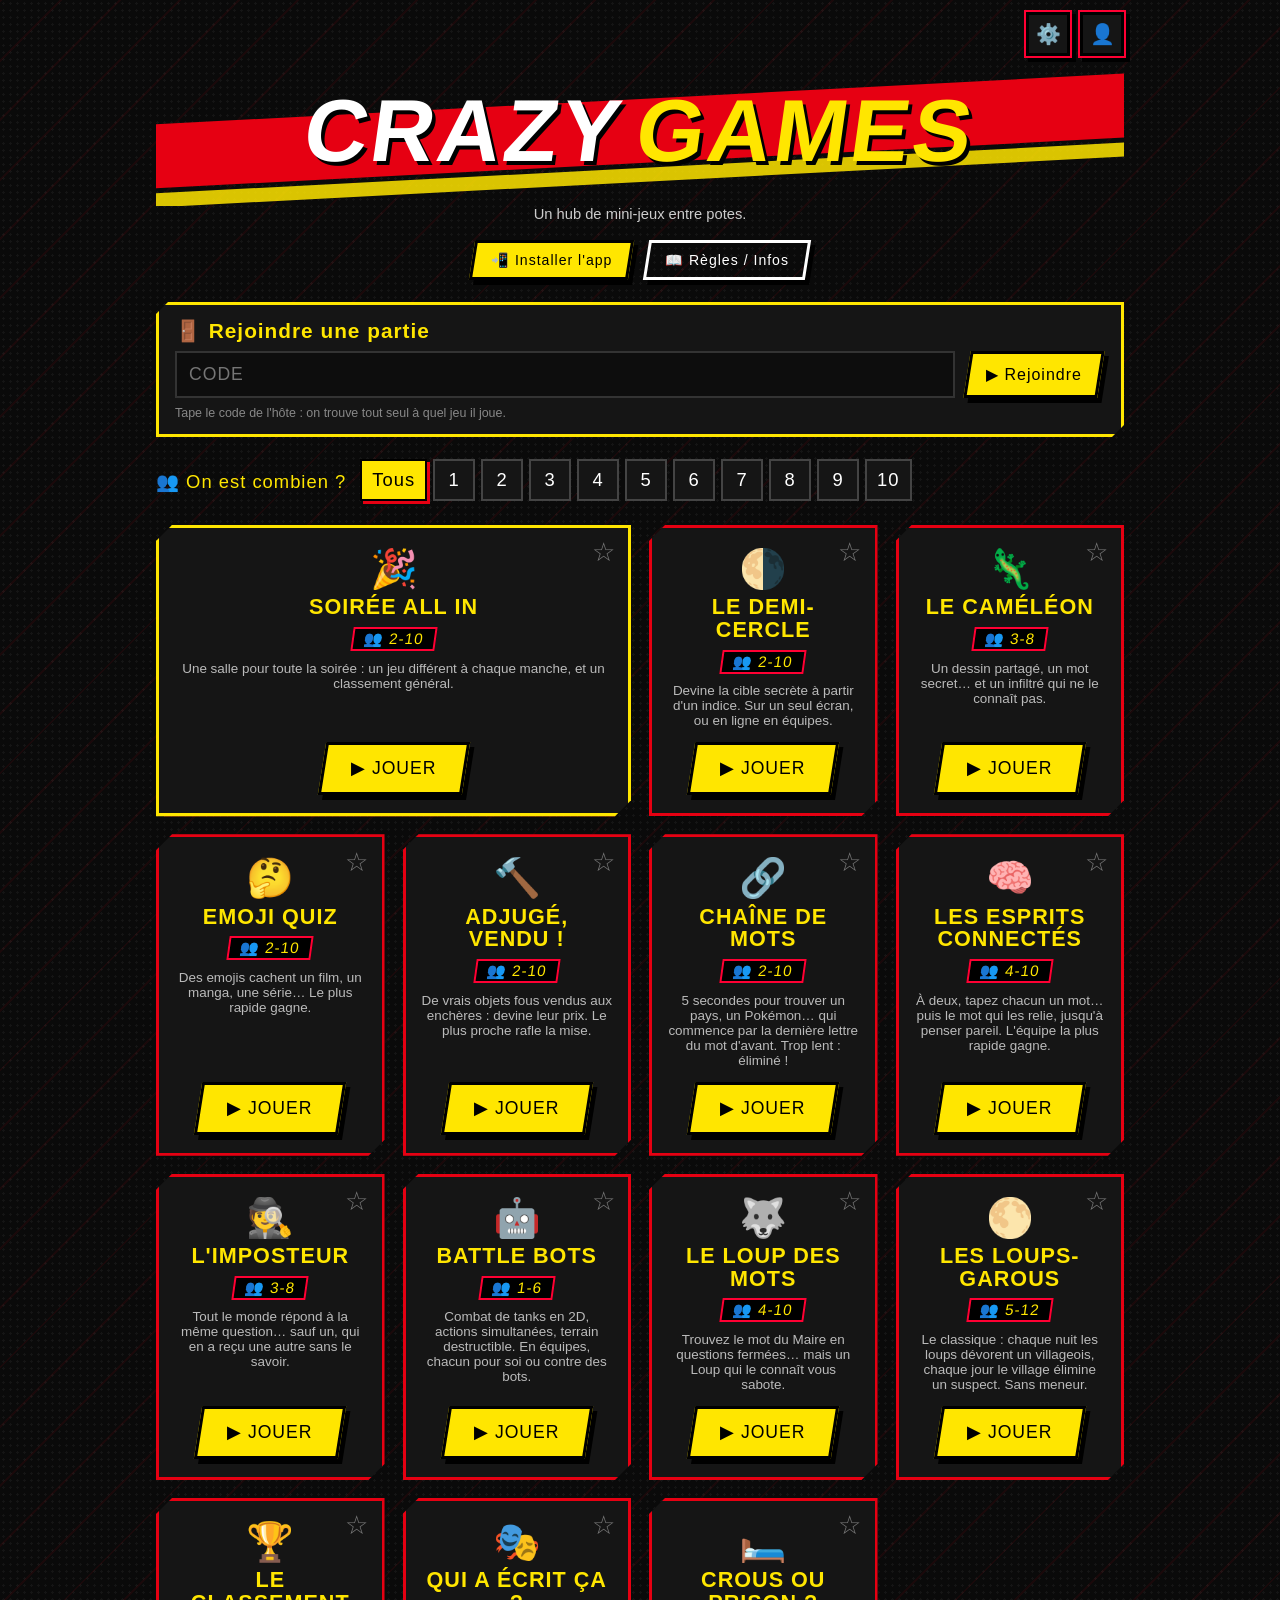
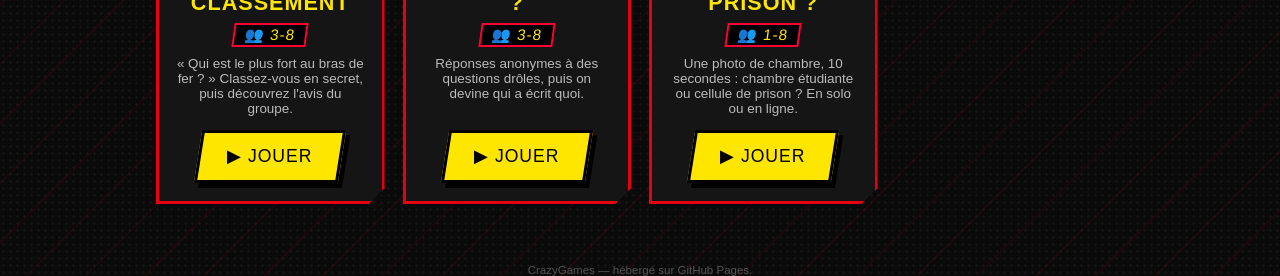
<file: index.html>
<!DOCTYPE html>
<html lang="fr">
<head>
<meta charset="UTF-8">
<!-- sécurité : seuls les scripts du site peuvent s'exécuter (aucun script injecté, aucun site tiers) -->
<meta http-equiv="Content-Security-Policy" content="default-src 'self'; script-src 'self'; style-src 'self' 'unsafe-inline' https://fonts.googleapis.com; font-src 'self' https://fonts.gstatic.com; img-src 'self' data: blob:; media-src 'self' data: blob:; connect-src 'self' https://pjcmpgqektxaidjkjylp.supabase.co wss://pjcmpgqektxaidjkjylp.supabase.co https://0.peerjs.com wss://0.peerjs.com; worker-src 'self'; manifest-src 'self'; object-src 'none'; base-uri 'self'; form-action 'self'">
<meta name="referrer" content="strict-origin-when-cross-origin">
<meta name="viewport" content="width=device-width, initial-scale=1, maximum-scale=1, viewport-fit=cover">
<title>CRAZY GAMES</title>
<meta name="theme-color" content="#0a0a0a">
<!-- app installable (PWA) : manifest.webmanifest + sw.js + js/pwa.js -->
<link rel="manifest" href="manifest.webmanifest">
<link rel="icon" type="image/png" sizes="192x192" href="icons/icon-192.png">
<link rel="apple-touch-icon" href="icons/apple-touch-icon.png">
<meta name="apple-mobile-web-app-capable" content="yes">
<meta name="mobile-web-app-capable" content="yes">
<meta name="apple-mobile-web-app-status-bar-style" content="black-translucent">
<meta name="apple-mobile-web-app-title" content="Crazy Games">
<link rel="preconnect" href="https://fonts.googleapis.com">
<link rel="preconnect" href="https://fonts.gstatic.com" crossorigin>
<link href="https://fonts.googleapis.com/css2?family=Bebas+Neue&family=Permanent+Marker&family=Oswald:wght@400;500;600;700&display=swap" rel="stylesheet">
<!-- ?v= : à augmenter à chaque mise à jour, pour que le navigateur ne mélange
     jamais d'anciens fichiers en cache avec les nouveaux. -->
<link rel="stylesheet" href="css/style.css?v=59">
</head>
<body>

<!-- ================= INTRO ANIMÉE (5 s, voir js/intro.js) ================= -->
<div id="introOverlay" aria-hidden="true">
  <canvas id="introGL"></canvas>
  <canvas id="introCanvas"></canvas>
  <button id="introSkip" type="button" tabindex="-1"><span>PASSER ▶</span></button>
  <div id="introSoundHint">🔊 Touche l'écran pour le son</div>
</div>
<script src="js/audio.js?v=59"></script>
<script src="js/intro.js?v=59"></script>

<!-- ================= HUB ================= -->
<div id="view-hub" class="view active">
  <div id="hubApp">
    <header class="hub-header">
      <div class="hub-corner">
        <button class="hub-icon-btn" id="settingsBtn" type="button" aria-label="Réglages (son, musique, vibrations)" title="Réglages"><span aria-hidden="true">⚙️</span></button>
        <button class="hub-icon-btn" id="accountBtn" type="button" aria-label="Mon compte : se connecter" title="Se connecter"><span aria-hidden="true">👤</span></button>
      </div>
      <div class="hub-banner-wrap">
        <div class="hub-banner-stripe"></div>
        <h1 class="hub-title"><span>CRAZY</span><span class="hub-title-accent">GAMES</span></h1>
        <div class="hub-banner-stripe reverse"></div>
      </div>
      <p class="subtitle" style="text-align:center;">Un hub de mini-jeux entre potes.</p>
      <div class="btn-row center">
        <button class="btn yellow small" id="installBtn" style="display:none;"><span>📲 Installer l'app</span></button>
        <button class="btn ghost small" id="hubInfoBtn"><span>📖 Règles / Infos</span></button>
      </div>
    </header>

    <section class="hub-join" aria-labelledby="hubJoinTitle">
      <h2 class="hub-join-title" id="hubJoinTitle">🚪 Rejoindre une partie</h2>
      <div class="join-row">
        <input type="text" id="hubJoinCode" data-enter="hubJoinBtn" aria-label="Code de la salle" placeholder="Code" maxlength="20" style="text-transform:uppercase;" autocomplete="off" autocapitalize="characters" enterkeyhint="go">
        <button class="btn yellow" id="hubJoinBtn" type="button"><span>▶ Rejoindre</span></button>
      </div>
      <p class="theme-count hub-join-msg" id="hubJoinMsg" role="status">Tape le code de l'hôte : on trouve tout seul à quel jeu il joue.</p>
    </section>

    <div class="hub-filter" role="group" aria-labelledby="hubFilterLabel">
      <span class="hub-filter-label" id="hubFilterLabel">👥 On est combien ?</span>
      <div class="hub-filter-chips" id="hubFilter">
        <button type="button" class="hub-chip active" data-n="0" aria-pressed="true">Tous</button>
        <button type="button" class="hub-chip" data-n="1" aria-pressed="false">1</button>
        <button type="button" class="hub-chip" data-n="2" aria-pressed="false">2</button>
        <button type="button" class="hub-chip" data-n="3" aria-pressed="false">3</button>
        <button type="button" class="hub-chip" data-n="4" aria-pressed="false">4</button>
        <button type="button" class="hub-chip" data-n="5" aria-pressed="false">5</button>
        <button type="button" class="hub-chip" data-n="6" aria-pressed="false">6</button>
        <button type="button" class="hub-chip" data-n="7" aria-pressed="false">7</button>
        <button type="button" class="hub-chip" data-n="8" aria-pressed="false">8</button>
        <button type="button" class="hub-chip" data-n="9" aria-pressed="false">9</button>
        <button type="button" class="hub-chip" data-n="10" aria-pressed="false">10</button>
      </div>
      <p class="hub-filter-note" id="hubFilterNote" aria-live="polite"></p>
    </div>

    <div class="game-grid" id="gameGrid">
      <div class="game-card available party-card" data-min="2" data-max="10">
        <div class="game-card-icon" aria-hidden="true">🎉</div>
        <h3>SOIRÉE ALL IN</h3>
        <span class="game-pill" title="Nombre de joueurs">👥 2-10</span>
        <p>Une salle pour toute la soirée : un jeu différent à chaque manche, et un classement général.</p>
        <button class="btn yellow" id="playSoireeBtn" aria-label="Jouer : Soirée All in"><span>▶ JOUER</span></button>
      </div>
      <div class="game-card available" data-min="2" data-max="10">
        <div class="game-card-icon" aria-hidden="true">🌗</div>
        <h3>LE DEMI-CERCLE</h3>
        <span class="game-pill" title="Nombre de joueurs">👥 2-10</span>
        <p>Devine la cible secrète à partir d'un indice. Sur un seul écran, ou en ligne en équipes.</p>
        <button class="btn yellow" id="playDemicercleBtn" aria-label="Jouer : Le Demi-Cercle"><span>▶ JOUER</span></button>
      </div>
      <div class="game-card available" data-min="3" data-max="8">
        <div class="game-card-icon" aria-hidden="true">🦎</div>
        <h3>LE CAMÉLÉON</h3>
        <span class="game-pill" title="Nombre de joueurs">👥 3-8</span>
        <p>Un dessin partagé, un mot secret… et un infiltré qui ne le connaît pas.</p>
        <button class="btn yellow" id="playCameleonBtn" aria-label="Jouer : Le Caméléon"><span>▶ JOUER</span></button>
      </div>
      <div class="game-card available" data-min="2" data-max="10">
        <div class="game-card-icon" aria-hidden="true">🤔</div>
        <h3>EMOJI QUIZ</h3>
        <span class="game-pill" title="Nombre de joueurs">👥 2-10</span>
        <p>Des emojis cachent un film, un manga, une série… Le plus rapide gagne.</p>
        <button class="btn yellow" id="playEmojiBtn" aria-label="Jouer : Emoji Quiz"><span>▶ JOUER</span></button>
      </div>
      <div class="game-card available" data-min="2" data-max="10">
        <div class="game-card-icon" aria-hidden="true">🔨</div>
        <h3>ADJUGÉ, VENDU !</h3>
        <span class="game-pill" title="Nombre de joueurs">👥 2-10</span>
        <p>De vrais objets fous vendus aux enchères : devine leur prix. Le plus proche rafle la mise.</p>
        <button class="btn yellow" id="playEnchereBtn" aria-label="Jouer : Adjugé, vendu !"><span>▶ JOUER</span></button>
      </div>
      <div class="game-card available" data-min="2" data-max="10">
        <div class="game-card-icon" aria-hidden="true">🔗</div>
        <h3>CHAÎNE DE MOTS</h3>
        <span class="game-pill" title="Nombre de joueurs">👥 2-10</span>
        <p>5 secondes pour trouver un pays, un Pokémon… qui commence par la dernière lettre du mot d'avant. Trop lent : éliminé !</p>
        <button class="btn yellow" id="playChaineBtn" aria-label="Jouer : Chaîne de mots"><span>▶ JOUER</span></button>
      </div>
      <div class="game-card available" data-min="4" data-max="10">
        <div class="game-card-icon" aria-hidden="true">🧠</div>
        <h3>LES ESPRITS CONNECTÉS</h3>
        <span class="game-pill" title="Nombre de joueurs">👥 4-10</span>
        <p>À deux, tapez chacun un mot… puis le mot qui les relie, jusqu'à penser pareil. L'équipe la plus rapide gagne.</p>
        <button class="btn yellow" id="playEspritsBtn" aria-label="Jouer : Les Esprits connectés"><span>▶ JOUER</span></button>
      </div>
      <div class="game-card available" data-min="3" data-max="8">
        <div class="game-card-icon" aria-hidden="true">🕵️</div>
        <h3>L'IMPOSTEUR</h3>
        <span class="game-pill" title="Nombre de joueurs">👥 3-8</span>
        <p>Tout le monde répond à la même question… sauf un, qui en a reçu une autre sans le savoir.</p>
        <button class="btn yellow" id="playImposteurBtn" aria-label="Jouer : L'Imposteur"><span>▶ JOUER</span></button>
      </div>
      <div class="game-card available" data-min="1" data-max="6">
        <div class="game-card-icon" aria-hidden="true">🤖</div>
        <h3>BATTLE BOTS</h3>
        <span class="game-pill" title="Nombre de joueurs">👥 1-6</span>
        <p>Combat de tanks en 2D, actions simultanées, terrain destructible. En équipes, chacun pour soi ou contre des bots.</p>
        <button class="btn yellow" id="playBotsBtn" aria-label="Jouer : Battle Bots"><span>▶ JOUER</span></button>
      </div>
      <div class="game-card available" data-min="4" data-max="10">
        <div class="game-card-icon" aria-hidden="true">🐺</div>
        <h3>LE LOUP DES MOTS</h3>
        <span class="game-pill" title="Nombre de joueurs">👥 4-10</span>
        <p>Trouvez le mot du Maire en questions fermées… mais un Loup qui le connaît vous sabote.</p>
        <button class="btn yellow" id="playLoupBtn" aria-label="Jouer : Le Loup des mots"><span>▶ JOUER</span></button>
      </div>
      <div class="game-card available" data-min="5" data-max="12">
        <div class="game-card-icon" aria-hidden="true">🌕</div>
        <h3>LES LOUPS-GAROUS</h3>
        <span class="game-pill" title="Nombre de joueurs">👥 5-12</span>
        <p>Le classique : chaque nuit les loups dévorent un villageois, chaque jour le village élimine un suspect. Sans meneur.</p>
        <button class="btn yellow" id="playGarouBtn" aria-label="Jouer : Les Loups-Garous"><span>▶ JOUER</span></button>
      </div>
      <div class="game-card available" data-min="3" data-max="8">
        <div class="game-card-icon" aria-hidden="true">🏆</div>
        <h3>LE CLASSEMENT</h3>
        <span class="game-pill" title="Nombre de joueurs">👥 3-8</span>
        <p>« Qui est le plus fort au bras de fer ? » Classez-vous en secret, puis découvrez l'avis du groupe.</p>
        <button class="btn yellow" id="playClassementBtn" aria-label="Jouer : Le Classement"><span>▶ JOUER</span></button>
      </div>
      <div class="game-card available" data-min="3" data-max="8">
        <div class="game-card-icon" aria-hidden="true">🎭</div>
        <h3>QUI A ÉCRIT ÇA ?</h3>
        <span class="game-pill" title="Nombre de joueurs">👥 3-8</span>
        <p>Réponses anonymes à des questions drôles, puis on devine qui a écrit quoi.</p>
        <button class="btn yellow" id="playQuiaecritBtn" aria-label="Jouer : Qui a écrit ça ?"><span>▶ JOUER</span></button>
      </div>
      <div class="game-card available" data-min="1" data-max="8">
        <div class="game-card-icon" aria-hidden="true">🛏️</div>
        <h3>CROUS OU PRISON ?</h3>
        <span class="game-pill" title="Nombre de joueurs">👥 1-8</span>
        <p>Une photo de chambre, 10 secondes : chambre étudiante ou cellule de prison ? En solo ou en ligne.</p>
        <button class="btn yellow" id="playCrousprisonBtn" aria-label="Jouer : Crous ou Prison ?"><span>▶ JOUER</span></button>
      </div>
    </div>
  </div>
  <footer>CrazyGames — hébergé sur GitHub Pages.</footer>
</div>

<!-- ================= LE DEMI-CERCLE ================= -->
<div id="view-demicercle" class="view">
  <div class="hub-return-bar">
    <button class="btn ghost small" id="hubReturnBtn"><span>🏠 Retour au Hub</span></button>
  </div>
<div id="app">

  <div class="topbar">
    <div class="logo-block">
      <div class="logo"><span>LE DEMI-<em>CERCLE</em></span></div>
      <div class="badge-round" id="roundBadge">MANCHE N°1</div>
    </div>
    <div class="net-status offline" id="netStatus" style="display:none;">
      <span class="net-dot"></span><span class="net-label">HORS LIGNE</span>
    </div>
    <div class="scoreboard" id="scoreboard" aria-live="polite"></div>
  </div>

  <div class="net-banner" id="netBanner" role="status">
    <span id="netBannerText"></span>
    <button class="btn ghost small" id="netBannerAbort"><span>✕ Abandonner la partie</span></button>
  </div>

  <!-- MODE SELECT / GLOBAL SETUP -->
  <section class="screen active" id="screen-mode">
    <div class="panel">
      <h1 class="screen-title">LE DEMI-CERCLE</h1>
      <p class="subtitle">Devinez la cible secrète à partir d'un simple indice.</p>
      <div class="mode-buttons">
        <button class="btn yellow" id="chooseLocalBtn"><span>🏠 LOCAL — Même écran</span></button>
        <button class="btn yellow" id="chooseOnlineBtn"><span>🌐 EN LIGNE — 2 À 10 JOUEURS</span></button>
      </div>
      <div class="btn-row" style="margin-top:16px;">
        <button class="btn ghost small" id="rulesBtn"><span>📖 Règles du jeu</span></button>
      </div>
      <label for="roundsLimit" style="margin-top:18px;">Nombre de manches (laisser vide = illimité)</label>
      <input type="number" id="roundsLimit" min="1" placeholder="Illimité" inputmode="numeric">
      <p class="subtitle" style="margin-top:-8px;margin-bottom:0;">En mode « Rejoindre une salle », ces réglages sont automatiquement remplacés par ceux de l'hôte.</p>
    </div>

    <details class="panel fold" id="themeBankFold">
      <summary><h2 class="screen-title panel-title">🗂️ BANQUE DE THÈMES</h2><span class="theme-count fold-count" id="themeCountShort"></span></summary>
      <p class="subtitle" style="margin-top:12px;">Un thème est tiré au hasard à chaque manche. Ajoutez ou supprimez les vôtres — ils sont sauvegardés dans ce navigateur !</p>
      <div class="theme-count" id="themeCount"></div>
      <div class="theme-list" id="themeList"></div>
      <div class="btn-row" style="margin-top:-4px;margin-bottom:10px;">
        <button class="btn ghost small" id="resetThemesBtn"><span>↺ Réinitialiser les thèmes par défaut</span></button>
      </div>

      <div id="customThemeForm">
        <div class="form-row3">
          <div>
            <label for="customThemeName">Nom du thème</label>
            <input type="text" id="customThemeName" placeholder="Ex : Pizzas" maxlength="30">
          </div>
          <div>
            <label for="customLeft">Extrémité gauche</label>
            <input type="text" id="customLeft" placeholder="Ex : Dégueu" maxlength="20">
          </div>
          <div>
            <label for="customRight">Extrémité droite</label>
            <input type="text" id="customRight" placeholder="Ex : Divine" maxlength="20">
          </div>
        </div>
        <div class="btn-row">
          <button class="btn ghost small" id="addThemeBtn"><span>＋ Ajouter le thème</span></button>
        </div>
      </div>
    </details>

    <div class="panel">
      <h2 class="screen-title panel-title">🎯 MEILLEURES ESTIMATIONS</h2>
      <div class="format-toggle" id="bestEstTabs">
        <button type="button" class="btn ghost small format-opt active" data-tab="mine"><span>📱 Sur cet appareil</span></button>
        <button type="button" class="btn ghost small format-opt" data-tab="all"><span>🌍 Top de tous les joueurs</span></button>
      </div>
      <div class="est-list" id="bestEstList"></div>
      <p class="subtitle" style="font-size:0.8rem;margin:6px 0 0;">Le top de tous les joueurs regroupe les manches en ligne à 50 points ou plus des joueurs connectés à un compte.</p>
    </div>
  </section>

  <!-- LOCAL SETUP -->
  <section class="screen" id="screen-setup">
    <div class="panel">
      <span class="back-link" id="backFromSetup">◀ Retour</span>
      <h1 class="screen-title">QUI JOUE ?</h1>
      <p class="subtitle">Partie en local, sur le même écran.</p>
      <div class="form-row">
        <div>
          <label for="playerName1">Joueur 1</label>
          <input type="text" id="playerName1" value="Joueur 1" maxlength="18">
        </div>
        <div>
          <label for="playerName2">Joueur 2</label>
          <input type="text" id="playerName2" value="Joueur 2" maxlength="18">
        </div>
      </div>
      <div class="btn-row">
        <button class="btn yellow" id="startGameBtn"><span>▶ COMMENCER LA PARTIE</span></button>
      </div>
    </div>
  </section>

  <!-- ONLINE ENTRY -->
  <section class="screen" id="screen-online">
    <div class="panel">
      <span class="back-link" id="backFromOnline">◀ Retour</span>
      <h1 class="screen-title">PARTIE EN LIGNE</h1>
      <p class="subtitle">Affronte un autre joueur en 1 vs 1, forme une équipe de 2 en 2 vs 2, ou jouez de 3 à 10 en équipes tournantes. Choisis le format en créant la salle — les autres la rejoignent ensuite avec le code (ou le lien). Les thèmes que tu as ajoutés à ta banque sont partagés avec la salle.</p>
      <label for="onlineName">Ton nom</label>
      <input type="text" id="onlineName" placeholder="Ton pseudo" maxlength="18">
    </div>

    <div class="panel">
      <h2 class="screen-title panel-title">🚪 REJOINDRE UNE SALLE</h2>
      <label for="joinCodeInput">Code de la salle</label>
      <div class="join-row">
        <input type="text" id="joinCodeInput" data-enter="joinRoomBtn" placeholder="Code" maxlength="20" style="text-transform:uppercase;" autocomplete="off" autocapitalize="characters" enterkeyhint="go">
        <button class="btn yellow" id="joinRoomBtn"><span>▶ Rejoindre</span></button>
      </div>
      <p class="theme-count join-hint">Ou ouvre le lien d'invitation / scanne le QR code de l'hôte.</p>
    </div>

    <div class="panel">
      <h2 class="screen-title panel-title">🔑 CRÉER UNE SALLE</h2>
      <label>Format de la partie</label>
      <div class="format-toggle">
        <button class="btn ghost small format-opt active" id="formatBtn1v1" data-format="1v1"><span>👤 1 VS 1</span></button>
        <button class="btn ghost small format-opt" id="formatBtn2v2" data-format="2v2"><span>👥 2 VS 2</span></button>
        <button class="btn ghost small format-opt" id="formatBtnRot" data-format="rot"><span>🔄 ÉQUIPES TOURNANTES (3-10)</span></button>
      </div>
      <label for="hostCodeInput">Code de la salle (choisis-le, tes amis tapent le même)</label>
      <input type="text" id="hostCodeInput" data-room-code="createRoomBtn" placeholder="Ex : SOIREE-YASIN" maxlength="20" style="text-transform:uppercase;" autocomplete="off">
      <div class="btn-row">
        <button class="btn yellow small" id="createRoomBtn"><span>Créer la salle</span></button>
      </div>
    </div>
  </section>

  <!-- LOBBY 2v2 -->
  <section class="screen" id="screen-lobby">
    <div class="panel">
      <span class="back-link" id="backFromLobby">◀ Quitter la salle</span>
      <h1 class="screen-title" id="lobbyTitle">LOBBY</h1>
      <div class="room-code-display" id="lobbyCodeDisplay">------</div>
      <div class="btn-row center">
        <button class="btn ghost small" id="copyCodeBtn"><span>📋 Copier le code</span></button>
        <button class="btn ghost small" id="copyLinkBtn"><span>🔗 Copier le lien</span></button>
      </div>

      <div class="rot-lobby" id="rotPlayerList" style="display:none;"></div>
      <div class="team-columns" id="lobbyTeamCols">
        <div class="team-col">
          <h3 id="teamColHeader0">🔴 ÉQUIPE ROUGE</h3>
          <div class="seat" id="seatSlot0">En attente...</div>
          <div class="seat" id="seatSlot1">En attente...</div>
        </div>
        <div class="team-col blue">
          <h3 id="teamColHeader1">🔵 ÉQUIPE BLEUE</h3>
          <div class="seat" id="seatSlot2">En attente...</div>
          <div class="seat" id="seatSlot3">En attente...</div>
        </div>
      </div>

      <p class="lobby-status" id="lobbyStatusMsg">En attente de joueurs...</p>
      <p class="theme-count" id="lobbySharedThemes" style="text-align:center;"></p>
      <p class="theme-count" id="lobbyWatchers" style="text-align:center;" hidden></p>
      <div class="btn-row center lobby-start">
        <button class="btn yellow" id="lobbyStartBtn" style="display:none;"><span>🎮 Lancer la partie</span></button>
      </div>
    </div>
  </section>

  <!-- TARGET (Giver) -->
  <section class="screen" id="screen-target">
    <div class="panel">
      <h1 class="screen-title">🎯 <span id="targetGiverName"></span>, REGARDE LA CIBLE</h1>
      <p class="subtitle">Thème : <b id="targetThemeName" style="color:var(--yellow);"></b> — <span id="targetSubtitleTail"></span></p>

      <div class="dial-wrap" id="dialTargetWrap"></div>
      <div class="dial-labels">
        <div class="dial-label left" id="targetLeftLabel"></div>
        <div class="dial-label right" id="targetRightLabel"></div>
      </div>

      <div class="btn-row center">
        <button class="btn ghost small" id="rerollTargetBtn"><span>🎲 Nouvelle cible</span></button>
      </div>

      <label for="clueInput" style="margin-top:22px;">Ton indice</label>
      <input type="text" id="clueInput" placeholder="Ex : Le film Minecraft..." maxlength="80">

      <div class="btn-row center">
        <button class="btn yellow" id="validateClueBtn"><span>🙈 Valider et cacher l'écran</span></button>
      </div>
    </div>
  </section>

  <!-- PASS DEVICE (local) / WAITING (online) -->
  <section class="screen" id="screen-pass">
    <div class="panel pass-content" id="passLocalContent">
      <div class="pass-icon">🔄</div>
      <p class="subtitle" style="margin-bottom:0;">Passe l'appareil à</p>
      <div class="pass-name" id="passGuesserName"></div>
      <p class="subtitle">Ne regarde pas l'écran avant que ce soit ton tour !</p>
      <div class="btn-row center">
        <button class="btn yellow" id="readyGuessBtn"><span>👁 Je suis prêt(e) !</span></button>
      </div>
    </div>
    <div class="panel pass-content" id="passOnlineContent" style="display:none;">
      <div class="pass-icon">⏳</div>
      <p class="subtitle" style="margin-bottom:0;">En attente de l'indice de</p>
      <div class="pass-name" id="passOnlineGiverName"></div>
      <p class="subtitle">Ça arrive dans un instant...</p>
    </div>
  </section>

  <!-- SPECTATE (online, live view) -->
  <section class="screen" id="screen-spectate">
    <div class="panel">
      <div class="live-tag">🔴 EN DIRECT</div>
      <h1 class="screen-title"><span id="spectateGuesserName"></span> RÉFLÉCHIT...</h1>
      <p class="subtitle">Thème : <b id="spectateThemeName" style="color:var(--yellow);"></b></p>
      <div class="clue-bubble"><small>Indice</small><span id="spectateClueText"></span></div>
      <div class="dial-wrap" id="dialSpectateWrap"></div>
      <div class="dial-labels">
        <div class="dial-label left" id="spectateLeftLabel"></div>
        <div class="dial-label right" id="spectateRightLabel"></div>
      </div>
    </div>
  </section>

  <!-- GUESS -->
  <section class="screen" id="screen-guess">
    <div class="panel">
      <h1 class="screen-title">🕵️ <span id="guessGuesserName"></span>, À TOI DE DEVINER</h1>
      <p class="subtitle">Thème : <b id="guessThemeName" style="color:var(--yellow);"></b></p>

      <div class="clue-bubble"><small>Indice donné</small><span id="guessClueText"></span></div>

      <div class="readout" id="guessReadout">50%</div>
      <div class="dial-wrap" id="dialGuessWrap"></div>
      <div class="dial-labels">
        <div class="dial-label left" id="guessLeftLabel"></div>
        <div class="dial-label right" id="guessRightLabel"></div>
      </div>
      <div class="slider-row">
        <input type="range" id="guessSlider" aria-label="Position de l'aiguille (0 à 100)" min="0" max="100" step="0.5" value="50">
      </div>

      <div class="btn-row center" id="wagerRow" style="display:none;">
        <button class="btn ghost wager-btn" id="wagerBtn"><span>🎲 Pari de Confiance (Risque)</span></button>
      </div>

      <div class="btn-row center">
        <button class="btn yellow" id="validateGuessBtn"><span>✅ Valider mon estimation</span></button>
      </div>
    </div>
  </section>

  <!-- REVEAL -->
  <section class="screen" id="screen-reveal">
    <div class="panel">
      <div class="reveal-banner" id="revealBanner">RÉSULTAT</div>
      <div class="live-tag" id="revealWagerBadge" style="display:none;">🎲 PARI DE CONFIANCE</div>
      <div class="reveal-points" id="revealPoints">+0</div>
      <div class="reveal-points-detail" id="revealPointsDetail"></div>
      <div class="reveal-team-score" id="revealTeamScoreLine"></div>
      <p class="reveal-meta">Indice de <b id="revealGiverName"></b> sur <b id="revealTheme"></b> — deviné par <b id="revealGuesserName"></b></p>
      <div class="clue-bubble"><small>Indice donné</small><span id="revealClue"></span></div>

      <div class="dial-wrap" id="dialRevealWrap"></div>

      <div class="btn-row center">
        <button class="btn yellow" id="revealContinueBtn"><span>▶ Manche suivante</span></button>
        <button class="btn ghost" id="endGameBtn" style="display:none;"><span>🏁 Terminer la partie</span></button>
        <span class="waiting-label" id="waitingHostLabel" style="display:none;"></span>
      </div>
    </div>
  </section>

  <!-- END -->
  <section class="screen" id="screen-end">
    <div class="panel">
      <h1 class="screen-title" style="text-align:center;">🏆 FIN DE LA PARTIE</h1>
      <div id="endLocalContent">
        <div id="endWinnerText"></div>
        <div id="endFinalScores"></div>
      </div>
      <div id="endOnlineContent" style="display:none;"></div>
      <div class="btn-row center" style="margin-top:20px;">
        <button class="btn yellow" id="rematchBtn" style="display:none;"><span>🔁 Revanche (mêmes joueurs)</span></button>
        <button class="btn yellow" id="restartBtn"><span>🔁 Rejouer</span></button>
        <span class="waiting-label" id="rematchWaitLabel" style="display:none;">⏳ L'hôte peut lancer une revanche...</span>
      </div>
    </div>
  </section>

  <footer>Inspiré du <b>Jeu du Demi-Cercle</b> (Wankil Studio) — édition non-officielle. Le mode en ligne utilise une connexion directe (WebRTC/PeerJS) entre les navigateurs, sans serveur de jeu.</footer>
</div>
</div>

<!-- ================= LE CAMÉLÉON ================= -->
<div id="view-cameleon" class="view">
  <div class="hub-return-bar">
    <button class="btn ghost small" id="chamHubReturnBtn"><span>🏠 Retour au Hub</span></button>
  </div>
  <div id="chamApp" style="max-width:900px;margin:0 auto;padding:0 16px 60px;">

    <div class="topbar">
      <div class="logo-block">
        <div class="logo"><span>LE <em>CAMÉLÉON</em></span></div>
      </div>
      <div class="net-status offline" id="chamNetStatus">
        <span class="net-dot"></span><span class="net-label">HORS LIGNE</span>
      </div>
    </div>

    <div class="net-banner" id="chamNetBanner" role="status">
      <span id="chamNetBannerText"></span>
    </div>

    <!-- ONLINE ENTRY -->
    <section class="cham-screen active" id="cham-screen-online">
      <div class="panel">
        <h1 class="screen-title">LE CAMÉLÉON</h1>
        <p class="subtitle">3 à 8 joueurs. Tout le monde connaît le mot secret, sauf un — le Caméléon. Un dessin partagé, un trait chacun, puis un vote pour le démasquer.</p>
        <div class="btn-row">
          <button class="btn ghost small" id="chamRulesBtn"><span>📖 Règles du jeu</span></button>
        </div>
        <label for="chamName" style="margin-top:16px;">Ton nom</label>
        <input type="text" id="chamName" placeholder="Ton pseudo" maxlength="18">
        <label>Ta couleur de trait</label>
        <div class="cham-palette" id="chamColorPicker"></div>
      </div>

      <div class="panel">
        <h2 class="screen-title panel-title">🚪 REJOINDRE UNE SALLE</h2>
        <label for="chamJoinCode">Code de la salle</label>
        <div class="join-row">
          <input type="text" id="chamJoinCode" data-enter="chamJoinRoomBtn" placeholder="Code" maxlength="20" style="text-transform:uppercase;" autocomplete="off" autocapitalize="characters" enterkeyhint="go">
          <button class="btn yellow" id="chamJoinRoomBtn"><span>▶ Rejoindre</span></button>
        </div>
        <p class="theme-count join-hint">Ou ouvre le lien d'invitation / scanne le QR code de l'hôte.</p>
      </div>

      <div class="panel">
        <h2 class="screen-title panel-title">🔑 CRÉER UNE SALLE</h2>
        <p class="subtitle" style="margin-bottom:10px;">Mot personnalisé (optionnel) : il rejoint ta banque de mots.</p>
        <div class="form-row">
          <div>
            <label for="chamCustomTheme">Thème</label>
            <input type="text" id="chamCustomTheme" placeholder="Ex : Desserts" maxlength="24">
          </div>
          <div>
            <label for="chamCustomWord">Mot secret</label>
            <input type="text" id="chamCustomWord" placeholder="Ex : Tiramisu" maxlength="24">
          </div>
        </div>
        <div class="btn-row">
          <button class="btn ghost small" id="chamAddWordBtn"><span>＋ Ajouter à la banque</span></button>
        </div>
        <label for="chamHostCode">Code de la salle (choisis-le, tes amis tapent le même)</label>
        <input type="text" id="chamHostCode" data-room-code="chamCreateRoomBtn" placeholder="Ex : SOIREE-YASIN" maxlength="20" style="text-transform:uppercase;" autocomplete="off">
        <div class="btn-row">
          <button class="btn yellow small" id="chamCreateRoomBtn"><span>Créer la salle</span></button>
        </div>
      </div>
    </section>

    <!-- LOBBY -->
    <section class="cham-screen" id="cham-screen-lobby">
      <div class="panel">
        <span class="back-link" id="chamBackFromLobby">◀ Quitter la salle</span>
        <h1 class="screen-title">LOBBY</h1>
        <div class="room-code-display" id="chamCodeDisplay">------</div>
        <div class="btn-row center">
          <button class="btn ghost small" id="chamCopyCodeBtn"><span>📋 Copier le code</span></button>
          <button class="btn ghost small" id="chamCopyLinkBtn"><span>🔗 Copier le lien</span></button>
        </div>
        <div class="cham-player-list" id="chamPlayerList"></div>
        <div class="host-opts" id="chamHostOpts" hidden>
          <label for="chamInkSel">🖋️ Encre par tour</label>
          <select id="chamInkSel">
            <option value="700">Peu (un ou deux traits)</option>
            <option value="1100" selected>Normal</option>
            <option value="1600">Beaucoup</option>
          </select>
          <label for="chamPassSel">🔁 Passages par joueur</label>
          <select id="chamPassSel">
            <option value="1">1 passage</option>
            <option value="2" selected>2 passages</option>
            <option value="3">3 passages</option>
          </select>
        </div>
        <p class="lobby-status" id="chamLobbyStatus">En attente de joueurs... (3 minimum)</p>
        <div class="btn-row center lobby-start">
          <button class="btn yellow" id="chamStartBtn" style="display:none;"><span>🎮 Lancer la partie</span></button>
        </div>
      </div>
    </section>

    <!-- CANVAS / DRAWING -->
    <section class="cham-screen" id="cham-screen-canvas">
      <div class="panel">
        <div class="cham-role-card" id="chamRoleCard">
          <div class="cham-role-theme" id="chamRoleTheme"></div>
          <div class="cham-role-word" id="chamRoleWord"></div>
        </div>

        <div class="cham-turn-banner" id="chamTurnBanner">AU TOUR DE ... DE DESSINER</div>
        <div class="cham-progress" id="chamProgress"></div>
        <div class="bots-timer" style="margin-bottom:10px;"><div class="bots-timer-fill" id="chamTurnTimerFill"></div><span id="chamTurnTimerText"></span></div>
        <div class="cham-ink" id="chamInkWrap" style="visibility:hidden;"><div class="cham-ink-fill" id="chamInkFill"></div><span id="chamInkText"></span></div>

        <div class="cham-canvas-frame">
          <canvas class="cham-canvas" id="chamCanvas" width="800" height="500"></canvas>
        </div>
        <div class="btn-row center">
          <button class="btn yellow" id="chamDoneBtn" style="display:none;"><span>✅ J'ai fini mon tour</span></button>
        </div>

        <div class="cham-palette" id="chamActivePalette" style="display:none;"></div>
      </div>
    </section>

    <!-- VOTING -->
    <section class="cham-screen" id="cham-screen-voting">
      <div class="panel">
        <h1 class="screen-title">🗳 QUI EST LE CAMÉLÉON ?</h1>
        <p class="subtitle">Observez le dessin final et votez pour l'infiltré présumé.</p>
        <div class="cham-canvas-frame">
          <canvas class="cham-canvas readonly" id="chamVoteCanvas" width="800" height="500"></canvas>
        </div>
        <div class="bots-timer" style="margin-bottom:14px;"><div class="bots-timer-fill" id="chamVoteTimerFill"></div><span id="chamVoteTimerText"></span></div>
        <div class="cham-player-list" id="chamVoteList"></div>
        <p class="lobby-status" id="chamVoteStatus"></p>
      </div>
    </section>

    <!-- CHAMELEON GUESS -->
    <section class="cham-screen" id="cham-screen-guess">
      <div class="panel">
        <h1 class="screen-title">😱 LE CAMÉLÉON EST DÉMASQUÉ !</h1>
        <p class="subtitle" id="chamGuessSubtitle"></p>
        <div class="bots-timer" style="margin-bottom:14px;"><div class="bots-timer-fill" id="chamGuessTimerFill"></div><span id="chamGuessTimerText"></span></div>
        <div id="chamGuessSelfBox" style="display:none;">
          <label for="chamGuessInput">Ta tentative</label>
          <input type="text" id="chamGuessInput" placeholder="Le mot secret était..." maxlength="30">
          <div class="btn-row center">
            <button class="btn yellow" id="chamGuessSubmitBtn"><span>✅ Valider ma tentative</span></button>
          </div>
        </div>
        <div id="chamGuessWaitBox" style="display:none;" class="pass-content">
          <div class="pass-icon">⏳</div>
          <p class="subtitle">Le Caméléon réfléchit à sa dernière chance...</p>
        </div>
      </div>
    </section>

    <!-- RESULT -->
    <section class="cham-screen" id="cham-screen-result">
      <div class="panel">
        <div class="cham-result-banner" id="chamResultBanner">RÉSULTAT</div>
        <div class="cham-word-reveal" id="chamWordReveal"></div>
        <div class="cham-canvas-frame">
          <canvas class="cham-canvas readonly" id="chamResultCanvas" width="800" height="500"></canvas>
        </div>
        <div class="btn-row center">
          <button class="btn ghost small" id="chamSaveDrawingBtn"><span>💾 Enregistrer le dessin</span></button>
        </div>
        <h3 class="rules-subhead" style="text-align:center;margin-top:18px;">SCORES</h3>
        <div class="cham-player-list" id="chamScoreList"></div>
        <div class="btn-row center" style="margin-top:16px;">
          <button class="btn yellow" id="chamNextRoundBtn" style="display:none;"><span>🔄 Nouvelle Manche</span></button>
          <span class="waiting-label" id="chamWaitingHostLabel" style="display:none;"></span>
        </div>
      </div>
    </section>

  </div>
</div>

<!-- ================= L'IMPOSTEUR ================= -->
<div id="view-imposteur" class="view">
  <div class="hub-return-bar">
    <button class="btn ghost small" id="impHubReturnBtn"><span>🏠 Retour au Hub</span></button>
  </div>
  <div id="impApp" style="max-width:900px;margin:0 auto;padding:0 16px 60px;">

    <div class="topbar">
      <div class="logo-block">
        <div class="logo"><span>L'<em>IMPOSTEUR</em></span></div>
        <div class="badge-round" id="impRoundBadge" style="display:none;">MANCHE N°1</div>
      </div>
      <div class="net-status offline" id="impNetStatus">
        <span class="net-dot"></span><span class="net-label">HORS LIGNE</span>
      </div>
    </div>

    <div class="net-banner" id="impNetBanner" role="status">
      <span id="impNetBannerText"></span>
    </div>

    <!-- ONLINE ENTRY -->
    <section class="imp-screen active" id="imp-screen-online">
      <div class="panel">
        <h1 class="screen-title">L'IMPOSTEUR DES CHIFFRES</h1>
        <p class="subtitle">3 à 8 joueurs. Tout le monde répond à la même question, par un nombre ou en quelques mots… sauf un joueur (deux à partir de 6) qui a reçu une autre question, sans le savoir. Démasquez-le !</p>
        <div class="btn-row">
          <button class="btn ghost small" id="impRulesBtn"><span>📖 Règles du jeu</span></button>
        </div>
        <label for="impName" style="margin-top:16px;">Ton nom</label>
        <input type="text" id="impName" placeholder="Ton pseudo" maxlength="18">
      </div>

      <div class="panel">
        <h2 class="screen-title panel-title">🚪 REJOINDRE UNE SALLE</h2>
        <label for="impJoinCode">Code de la salle</label>
        <div class="join-row">
          <input type="text" id="impJoinCode" data-enter="impJoinRoomBtn" placeholder="Code" maxlength="20" style="text-transform:uppercase;" autocomplete="off" autocapitalize="characters" enterkeyhint="go">
          <button class="btn yellow" id="impJoinRoomBtn"><span>▶ Rejoindre</span></button>
        </div>
        <p class="theme-count join-hint">Ou ouvre le lien d'invitation / scanne le QR code de l'hôte.</p>
      </div>

      <div class="panel">
        <h2 class="screen-title panel-title">🔑 CRÉER UNE SALLE</h2>
        <p class="subtitle" style="margin-bottom:10px;">Paire de questions personnalisée (optionnel) : elle rejoint ta banque.</p>
        <label for="impCustomQ">Question de tout le monde</label>
        <input type="text" id="impCustomQ" placeholder="Ex : Combien de cafés bois-tu par semaine ?" maxlength="90">
        <label for="impCustomQImp">Question de l'imposteur</label>
        <input type="text" id="impCustomQImp" placeholder="Ex : Combien de fois par semaine fais-tu du sport ?" maxlength="90">
        <label class="settings-check" for="impCustomText"><input type="checkbox" id="impCustomText"> ✍️ Réponse en texte libre (pas un nombre)</label>
        <div class="btn-row">
          <button class="btn ghost small" id="impAddQBtn"><span>＋ Ajouter à la banque</span></button>
          <span class="theme-count" id="impBankCount" style="margin:0;align-self:center;"></span>
        </div>
        <label for="impHostCode">Code de la salle (choisis-le, tes amis tapent le même)</label>
        <input type="text" id="impHostCode" data-room-code="impCreateRoomBtn" placeholder="Ex : SOIREE-YASIN" maxlength="20" style="text-transform:uppercase;" autocomplete="off">
        <div class="btn-row">
          <button class="btn yellow small" id="impCreateRoomBtn"><span>Créer la salle</span></button>
        </div>
      </div>
    </section>

    <!-- LOBBY -->
    <section class="imp-screen" id="imp-screen-lobby">
      <div class="panel">
        <span class="back-link" id="impBackFromLobby">◀ Quitter la salle</span>
        <h1 class="screen-title">LOBBY</h1>
        <div class="room-code-display" id="impCodeDisplay">------</div>
        <div class="btn-row center">
          <button class="btn ghost small" id="impCopyCodeBtn"><span>📋 Copier le code</span></button>
          <button class="btn ghost small" id="impCopyLinkBtn"><span>🔗 Copier le lien</span></button>
        </div>
        <div class="cham-player-list" id="impPlayerList"></div>
        <div class="host-opts" id="impHostOpts" hidden>
          <label for="impKindSel">✍️ Réponses</label>
          <select id="impKindSel">
            <option value="num" selected>Des nombres</option>
            <option value="text">Du texte libre (quelques mots)</option>
            <option value="mix">Un peu des deux</option>
          </select>
          <label class="settings-check" for="impTwoImpChk"><input type="checkbox" id="impTwoImpChk" checked> 🕵️🕵️ 2 imposteurs à partir de 6 joueurs</label>
        </div>
        <p class="lobby-status" id="impLobbyStatus">En attente de joueurs... (3 minimum)</p>
        <div class="btn-row center lobby-start">
          <button class="btn yellow" id="impStartBtn" style="display:none;"><span>🎮 Lancer la partie</span></button>
        </div>
      </div>
    </section>

    <!-- ANSWER -->
    <section class="imp-screen" id="imp-screen-answer">
      <div class="panel">
        <div class="cham-role-card">
          <div class="cham-role-theme">TA QUESTION SECRÈTE</div>
          <div class="imp-question" id="impMyQuestion"></div>
        </div>
        <p class="subtitle" id="impAnswerNImp" hidden>🕵️🕵️ Attention : cette manche, il y a <b>2 imposteurs</b>.</p>
        <div id="impAnswerBox">
          <label for="impAnswerInput" id="impAnswerLabel">Ta réponse (un nombre)</label>
          <input type="text" id="impAnswerInput" inputmode="decimal" autocomplete="off" maxlength="12" placeholder="Ex : 7">
          <div class="btn-row center">
            <button class="btn yellow" id="impAnswerBtn"><span>✅ Valider ma réponse</span></button>
          </div>
        </div>
<div class="bots-timer" style="margin-bottom:14px;"><div class="bots-timer-fill" id="impAnswerTimerFill"></div><span id="impAnswerTimerText"></span></div>
        <p class="lobby-status" id="impAnswerStatus"></p>
        <div class="cham-player-list" id="impAnswerList"></div>
      </div>
    </section>

    <!-- REVEAL + VOTE -->
    <section class="imp-screen" id="imp-screen-vote">
      <div class="panel">
        <h1 class="screen-title" id="impVoteTitle">🔎 QUI EST L'IMPOSTEUR ?</h1>
        <p class="subtitle">La vraie question était :</p>
        <div class="clue-bubble"><small>Question</small><span id="impRealQuestion"></span></div>
        <div class="imp-line" id="impVoteLine"></div>
        <p class="subtitle" id="impVoteHint">Discutez, puis accusez le joueur dont la réponse cache une autre question. Si c'est toi qui as reçu une autre question… bluffe !</p>
        <div class="bots-timer" style="margin-bottom:14px;"><div class="bots-timer-fill" id="impVoteTimerFill"></div><span id="impVoteTimerText"></span></div>
        <div class="cham-player-list" id="impVoteList"></div>
        <p class="lobby-status" id="impVoteStatus"></p>
      </div>
    </section>

    <!-- RESULT -->
    <section class="imp-screen" id="imp-screen-result">
      <div class="panel">
        <div class="cham-result-banner" id="impResultBanner">RÉSULTAT</div>
        <div class="cham-word-reveal" id="impResultText"></div>
        <div class="imp-line" id="impResultLine"></div>
        <h3 class="rules-subhead" style="text-align:center;margin-top:18px;">SCORES</h3>
        <div class="cham-player-list" id="impScoreList"></div>
        <div class="btn-row center" style="margin-top:16px;">
          <button class="btn yellow" id="impNextRoundBtn" style="display:none;"><span>🔄 Nouvelle manche</span></button>
          <span class="waiting-label" id="impWaitingHostLabel" style="display:none;"></span>
        </div>
      </div>
    </section>

  </div>
</div>


<!-- ================= EMOJI QUIZ ================= -->
<div id="view-emoji" class="view">
  <div class="hub-return-bar">
    <button class="btn ghost small" id="emoHubReturnBtn"><span>🏠 Retour au Hub</span></button>
  </div>
  <div style="max-width:900px;margin:0 auto;padding:0 16px 60px;">
    <div class="topbar">
      <div class="logo-block">
        <div class="logo"><span>EMOJI <em>QUIZ</em></span></div>
        <div class="badge-round" id="emoRoundBadge" style="display:none;">DEVINETTE 1</div>
      </div>
      <div class="net-status offline" id="emoNetStatus"><span class="net-dot"></span><span class="net-label">HORS LIGNE</span></div>
    </div>
    <div class="net-banner" id="emoNetBanner" role="status"><span id="emoNetBannerText"></span></div>

    <section class="emo-screen active" id="emo-screen-online">
      <div class="panel">
        <h1 class="screen-title">EMOJI QUIZ</h1>
        <p class="subtitle">2 à 10 joueurs. Une suite d'emojis cache un film, une série, une expression, un lieu… Tape ta réponse : plus tu trouves vite, plus tu marques.</p>
        <div class="btn-row"><button class="btn ghost small" id="emoRulesBtn"><span>📖 Règles du jeu</span></button></div>
        <label for="emoName" style="margin-top:16px;">Ton nom</label>
        <input type="text" id="emoName" placeholder="Ton pseudo" maxlength="18">
      </div>
      <div class="panel">
        <h2 class="screen-title panel-title">🚪 REJOINDRE UNE SALLE</h2>
        <label for="emoJoinCode">Code de la salle</label>
        <div class="join-row">
          <input type="text" id="emoJoinCode" data-enter="emoJoinRoomBtn" placeholder="Code" maxlength="20" style="text-transform:uppercase;" autocomplete="off" autocapitalize="characters" enterkeyhint="go">
          <button class="btn yellow" id="emoJoinRoomBtn"><span>▶ Rejoindre</span></button>
        </div>
        <p class="theme-count join-hint">Ou ouvre le lien d'invitation / scanne le QR code de l'hôte.</p>
      </div>
      <div class="panel">
        <h2 class="screen-title panel-title">🔑 CRÉER UNE SALLE</h2>
        <label>Nombre de devinettes</label>
        <div class="format-toggle" id="emoCountToggle">
          <button class="btn ghost small format-opt" data-count="5"><span>5</span></button>
          <button class="btn ghost small format-opt active" data-count="10"><span>10</span></button>
          <button class="btn ghost small format-opt" data-count="15"><span>15</span></button>
        </div>
        <label for="emoHostCode">Code de la salle (choisis-le, tes amis tapent le même)</label>
        <input type="text" id="emoHostCode" data-room-code="emoCreateRoomBtn" placeholder="Ex : SOIREE-YASIN" maxlength="20" style="text-transform:uppercase;" autocomplete="off">
        <div class="btn-row"><button class="btn yellow small" id="emoCreateRoomBtn"><span>Créer la salle</span></button></div>
      </div>
    </section>

    <section class="emo-screen" id="emo-screen-lobby">
      <div class="panel">
        <span class="back-link" id="emoBackFromLobby">◀ Quitter la salle</span>
        <h1 class="screen-title">LOBBY</h1>
        <div class="room-code-display" id="emoCodeDisplay">------</div>
        <div class="btn-row center">
          <button class="btn ghost small" id="emoCopyCodeBtn"><span>📋 Copier le code</span></button>
          <button class="btn ghost small" id="emoCopyLinkBtn"><span>🔗 Copier le lien</span></button>
        </div>
        <div class="cham-player-list" id="emoPlayerList"></div>
        <p class="lobby-status" id="emoLobbyStatus">En attente de joueurs...</p>
        <div class="btn-row center lobby-start"><button class="btn yellow" id="emoStartBtn" style="display:none;"><span>🎮 Lancer la partie</span></button></div>
      </div>
    </section>

    <section class="emo-screen" id="emo-screen-play">
      <div class="panel">
        <div class="emo-cat" id="emoCat"></div>
        <div class="emo-emojis" id="emoEmojis"></div>
        <p class="emo-hint" id="emoHint" hidden></p>
        <div class="emo-answer" id="emoAnswer" hidden></div>
        <div class="bots-timer" style="margin-bottom:12px;"><div class="bots-timer-fill" id="emoTimerFill"></div><span id="emoTimerText"></span></div>
        <div id="emoGuessBox">
          <div class="loup-ask">
            <input type="text" id="emoGuessInput" aria-label="Ta réponse" maxlength="60" placeholder="Ta réponse… (autant d'essais que tu veux)" autocomplete="off" autocapitalize="none">
            <button class="btn yellow small" id="emoGuessBtn"><span>Valider</span></button>
          </div>
          <div class="emo-wrong-list" id="emoWrong"></div>
        </div>
        <p class="emo-mine" id="emoMine"></p>
        <div class="cham-player-list" id="emoFoundList"></div>
      </div>
    </section>

    <section class="emo-screen" id="emo-screen-over">
      <div class="panel">
        <h1 class="screen-title" style="text-align:center;">🏆 FIN DE LA PARTIE</h1>
        <div class="end-winner-text" id="emoWinnerText"></div>
        <div class="cls-podium" id="emoFinalList"></div>
        <div class="btn-row center" style="margin-top:16px;">
          <button class="btn yellow" id="emoReplayBtn" style="display:none;"><span>🔁 Rejouer (mêmes joueurs)</span></button>
          <span class="waiting-label" id="emoOverWait" style="display:none;">⏳ En attente de l'hôte...</span>
        </div>
      </div>
    </section>
  </div>
</div>

<!-- ================= ADJUGÉ, VENDU ! ================= -->
<div id="view-enchere" class="view">
  <div class="hub-return-bar">
    <button class="btn ghost small" id="adjHubReturnBtn"><span>🏠 Retour au Hub</span></button>
  </div>
  <div style="max-width:900px;margin:0 auto;padding:0 16px 60px;">
    <div class="topbar">
      <div class="logo-block">
        <div class="logo"><span>ADJUGÉ, <em>VENDU !</em></span></div>
        <div class="badge-round" id="adjRoundBadge" style="display:none;">OBJET 1</div>
      </div>
      <div class="net-status offline" id="adjNetStatus"><span class="net-dot"></span><span class="net-label">HORS LIGNE</span></div>
    </div>
    <div class="net-banner" id="adjNetBanner" role="status"><span id="adjNetBannerText"></span></div>

    <section class="adj-screen active" id="adj-screen-online">
      <div class="panel">
        <h1 class="screen-title">ADJUGÉ, VENDU !</h1>
        <p class="subtitle">2 à 10 joueurs. Une carte Pokémon, des toilettes en or, une banane scotchée au mur… De vrais objets vendus aux enchères : devine leur prix ! Le plus proche marque le plus.</p>
        <div class="btn-row"><button class="btn ghost small" id="adjRulesBtn"><span>📖 Règles du jeu</span></button></div>
        <label for="adjName" style="margin-top:16px;">Ton nom</label>
        <input type="text" id="adjName" placeholder="Ton pseudo" maxlength="18">
      </div>
      <div class="panel">
        <h2 class="screen-title panel-title">🚪 REJOINDRE UNE SALLE</h2>
        <label for="adjJoinCode">Code de la salle</label>
        <div class="join-row">
          <input type="text" id="adjJoinCode" data-enter="adjJoinRoomBtn" placeholder="Code" maxlength="20" style="text-transform:uppercase;" autocomplete="off" autocapitalize="characters" enterkeyhint="go">
          <button class="btn yellow" id="adjJoinRoomBtn"><span>▶ Rejoindre</span></button>
        </div>
        <p class="theme-count join-hint">Ou ouvre le lien d'invitation / scanne le QR code de l'hôte.</p>
      </div>
      <div class="panel">
        <h2 class="screen-title panel-title">🔑 CRÉER UNE SALLE</h2>
        <label>Nombre d'objets</label>
        <div class="format-toggle" id="adjCountToggle">
          <button class="btn ghost small format-opt" data-count="5"><span>5</span></button>
          <button class="btn ghost small format-opt active" data-count="8"><span>8</span></button>
          <button class="btn ghost small format-opt" data-count="12"><span>12</span></button>
        </div>
        <label for="adjHostCode">Code de la salle (choisis-le, tes amis tapent le même)</label>
        <input type="text" id="adjHostCode" data-room-code="adjCreateRoomBtn" placeholder="Ex : SOIREE-YASIN" maxlength="20" style="text-transform:uppercase;" autocomplete="off">
        <div class="btn-row"><button class="btn yellow small" id="adjCreateRoomBtn"><span>Créer la salle</span></button></div>
      </div>
    </section>

    <section class="adj-screen" id="adj-screen-lobby">
      <div class="panel">
        <span class="back-link" id="adjBackFromLobby">◀ Quitter la salle</span>
        <h1 class="screen-title">LOBBY</h1>
        <div class="room-code-display" id="adjCodeDisplay">------</div>
        <div class="btn-row center">
          <button class="btn ghost small" id="adjCopyCodeBtn"><span>📋 Copier le code</span></button>
          <button class="btn ghost small" id="adjCopyLinkBtn"><span>🔗 Copier le lien</span></button>
        </div>
        <div class="cham-player-list" id="adjPlayerList"></div>
        <p class="lobby-status" id="adjLobbyStatus">En attente de joueurs...</p>
        <div class="btn-row center lobby-start"><button class="btn yellow" id="adjStartBtn" style="display:none;"><span>🎮 Lancer la partie</span></button></div>
      </div>
    </section>

    <section class="adj-screen" id="adj-screen-play">
      <div class="panel">
        <figure class="adj-photo" id="adjPhoto" hidden><img id="adjImg" alt="" decoding="async"><figcaption id="adjCredit"></figcaption></figure>
        <div class="adj-emoji" id="adjEmoji" aria-hidden="true"></div>
        <h2 class="adj-item" id="adjItemName"></h2>
        <p class="adj-where" id="adjWhere"></p>
        <p class="adj-anecdote" id="adjAnecdote" hidden></p>
        <div class="adj-result" id="adjResult" hidden></div>
        <div class="bots-timer" style="margin-bottom:12px;"><div class="bots-timer-fill" id="adjTimerFill"></div><span id="adjTimerText"></span></div>
        <div id="adjGuessBox">
          <label for="adjGuessInput" id="adjCurLabel">Ton prix</label>
          <div class="loup-ask">
            <input type="text" id="adjGuessInput" inputmode="decimal" maxlength="24" placeholder="Ex : 12 500 · 1,5 M · 300k" autocomplete="off">
            <button class="btn yellow small" id="adjGuessBtn"><span>Miser</span></button>
          </div>
          <p class="adj-preview" id="adjPreview" aria-live="polite"></p>
        </div>
        <p class="adj-mine" id="adjMine"></p>
        <div class="cham-player-list" id="adjGuessList"></div>
      </div>
    </section>

    <section class="adj-screen" id="adj-screen-over">
      <div class="panel">
        <h1 class="screen-title" style="text-align:center;">🏆 FIN DE LA VENTE</h1>
        <div class="end-winner-text" id="adjWinnerText"></div>
        <div class="cls-podium" id="adjFinalList"></div>
        <div class="btn-row center" style="margin-top:16px;">
          <button class="btn yellow" id="adjReplayBtn" style="display:none;"><span>🔁 Rejouer (mêmes joueurs)</span></button>
          <span class="waiting-label" id="adjOverWait" style="display:none;">⏳ En attente de l'hôte...</span>
        </div>
      </div>
    </section>
  </div>
</div>

<!-- ================= CHAÎNE DE MOTS ================= -->
<div id="view-chaine" class="view">
  <div class="hub-return-bar">
    <button class="btn ghost small" id="chnHubReturnBtn"><span>🏠 Retour au Hub</span></button>
  </div>
  <div style="max-width:900px;margin:0 auto;padding:0 16px 60px;">
    <div class="topbar">
      <div class="logo-block">
        <div class="logo"><span>CHAÎNE <em>DE MOTS</em></span></div>
        <div class="badge-round" id="chnRoundBadge" style="display:none;">MANCHE 1</div>
      </div>
      <div class="net-status offline" id="chnNetStatus"><span class="net-dot"></span><span class="net-label">HORS LIGNE</span></div>
    </div>
    <div class="net-banner" id="chnNetBanner" role="status"><span id="chnNetBannerText"></span></div>

    <section class="chn-screen active" id="chn-screen-online">
      <div class="panel">
        <h1 class="screen-title">CHAÎNE DE MOTS</h1>
        <p class="subtitle">2 à 10 joueurs. Chacun son tour, tape un mot du thème qui commence par la dernière lettre du mot d'avant. Trop lent ou mot déjà dit : éliminé !</p>
        <div class="btn-row"><button class="btn ghost small" id="chnRulesBtn"><span>📖 Règles du jeu</span></button></div>
        <label for="chnName" style="margin-top:16px;">Ton nom</label>
        <input type="text" id="chnName" placeholder="Ton pseudo" maxlength="18">
      </div>
      <div class="panel">
        <h2 class="screen-title panel-title">🚪 REJOINDRE UNE SALLE</h2>
        <label for="chnJoinCode">Code de la salle</label>
        <div class="join-row">
          <input type="text" id="chnJoinCode" data-enter="chnJoinRoomBtn" placeholder="Code" maxlength="20" style="text-transform:uppercase;" autocomplete="off" autocapitalize="characters" enterkeyhint="go">
          <button class="btn yellow" id="chnJoinRoomBtn"><span>▶ Rejoindre</span></button>
        </div>
        <p class="theme-count join-hint">Ou ouvre le lien d'invitation / scanne le QR code de l'hôte.</p>
      </div>
      <div class="panel">
        <h2 class="screen-title panel-title">🔑 CRÉER UNE SALLE</h2>
        <label>Thème</label>
        <div class="format-toggle chn-themes" id="chnThemeToggle">
          <button class="btn ghost small format-opt active" data-theme="hasard"><span>🎲 Au hasard</span></button>
          <button class="btn ghost small format-opt" data-theme="pays"><span>🌍 Pays</span></button>
          <button class="btn ghost small format-opt" data-theme="animaux"><span>🐾 Animaux</span></button>
          <button class="btn ghost small format-opt" data-theme="pokemon"><span>⚡ Pokémon</span></button>
          <button class="btn ghost small format-opt" data-theme="marques"><span>🏷️ Marques</span></button>
          <button class="btn ghost small format-opt" data-theme="fruits"><span>🥕 Fruits &amp; légumes</span></button>
          <button class="btn ghost small format-opt" data-theme="villes"><span>🏙️ Villes de France</span></button>
        </div>
        <label>Temps par mot</label>
        <div class="format-toggle" id="chnSpeedToggle">
          <button class="btn ghost small format-opt active" data-ms="5000"><span>5 s</span></button>
          <button class="btn ghost small format-opt" data-ms="8000"><span>8 s</span></button>
          <button class="btn ghost small format-opt" data-ms="12000"><span>12 s</span></button>
        </div>
        <label>Nombre de manches</label>
        <div class="format-toggle" id="chnMancheToggle">
          <button class="btn ghost small format-opt" data-manches="1"><span>1</span></button>
          <button class="btn ghost small format-opt active" data-manches="3"><span>3</span></button>
          <button class="btn ghost small format-opt" data-manches="5"><span>5</span></button>
        </div>
        <label for="chnHostCode">Code de la salle (choisis-le, tes amis tapent le même)</label>
        <input type="text" id="chnHostCode" data-room-code="chnCreateRoomBtn" placeholder="Ex : SOIREE-YASIN" maxlength="20" style="text-transform:uppercase;" autocomplete="off">
        <div class="btn-row"><button class="btn yellow small" id="chnCreateRoomBtn"><span>Créer la salle</span></button></div>
      </div>
    </section>

    <section class="chn-screen" id="chn-screen-lobby">
      <div class="panel">
        <span class="back-link" id="chnBackFromLobby">◀ Quitter la salle</span>
        <h1 class="screen-title">LOBBY</h1>
        <div class="room-code-display" id="chnCodeDisplay">------</div>
        <div class="btn-row center">
          <button class="btn ghost small" id="chnCopyCodeBtn"><span>📋 Copier le code</span></button>
          <button class="btn ghost small" id="chnCopyLinkBtn"><span>🔗 Copier le lien</span></button>
        </div>
        <div class="cham-player-list" id="chnPlayerList"></div>
        <p class="lobby-status" id="chnLobbyStatus">En attente de joueurs...</p>
        <div class="btn-row center lobby-start"><button class="btn yellow" id="chnStartBtn" style="display:none;"><span>🎮 Lancer la partie</span></button></div>
      </div>
    </section>

    <section class="chn-screen" id="chn-screen-play">
      <div class="panel">
        <div class="emo-cat" id="chnTheme"></div>
        <div class="chn-letter" id="chnLetter"></div>
        <div class="chn-turn" id="chnTurn"></div>
        <div class="bots-timer" style="margin-bottom:12px;"><div class="bots-timer-fill" id="chnTimerFill"></div><span id="chnTimerText"></span></div>
        <div class="loup-ask" id="chnInputBox">
          <input type="text" id="chnInput" aria-label="Ton mot" maxlength="60" placeholder="Prépare ton mot…" autocomplete="off" autocorrect="off" autocapitalize="none" spellcheck="false" enterkeyhint="send">
          <button class="btn yellow small" id="chnSendBtn"><span>Valider</span></button>
        </div>
        <p class="chn-note" id="chnNote"></p>
        <div class="chn-chain" id="chnChain"></div>
        <div class="cham-player-list" id="chnPlayers"></div>
      </div>
    </section>

    <section class="chn-screen" id="chn-screen-over">
      <div class="panel">
        <h1 class="screen-title" style="text-align:center;">🏆 FIN DE LA PARTIE</h1>
        <div class="end-winner-text" id="chnWinnerText"></div>
        <div class="cls-podium" id="chnFinalList"></div>
        <div class="btn-row center" style="margin-top:16px;">
          <button class="btn yellow" id="chnReplayBtn" style="display:none;"><span>🔁 Rejouer (mêmes joueurs)</span></button>
          <span class="waiting-label" id="chnOverWait" style="display:none;">⏳ En attente de l'hôte...</span>
        </div>
      </div>
    </section>
  </div>
</div>

<!-- ================= LES ESPRITS CONNECTÉS ================= -->
<div id="view-esprits" class="view">
  <div class="hub-return-bar">
    <button class="btn ghost small" id="espHubReturnBtn"><span>🏠 Retour au Hub</span></button>
  </div>
  <div style="max-width:900px;margin:0 auto;padding:0 16px 60px;">
    <div class="topbar">
      <div class="logo-block">
        <div class="logo"><span>ESPRITS <em>CONNECTÉS</em></span></div>
        <div class="badge-round" id="espRoundBadge" style="display:none;">MANCHE 1</div>
      </div>
      <div class="net-status offline" id="espNetStatus"><span class="net-dot"></span><span class="net-label">HORS LIGNE</span></div>
    </div>
    <div class="net-banner" id="espNetBanner" role="status"><span id="espNetBannerText"></span></div>

    <section class="esp-screen active" id="esp-screen-online">
      <div class="panel">
        <h1 class="screen-title">LES ESPRITS CONNECTÉS</h1>
        <p class="subtitle">4 à 10 joueurs, par équipes de 2. Tapez un mot chacun en même temps, puis le mot qui relie vos deux mots… jusqu'à taper le même ! L'équipe la plus rapide gagne.</p>
        <div class="btn-row"><button class="btn ghost small" id="espRulesBtn"><span>📖 Règles du jeu</span></button></div>
        <label for="espName" style="margin-top:16px;">Ton nom</label>
        <input type="text" id="espName" placeholder="Ton pseudo" maxlength="18">
      </div>
      <div class="panel">
        <h2 class="screen-title panel-title">🚪 REJOINDRE UNE SALLE</h2>
        <label for="espJoinCode">Code de la salle</label>
        <div class="join-row">
          <input type="text" id="espJoinCode" data-enter="espJoinRoomBtn" placeholder="Code" maxlength="20" style="text-transform:uppercase;" autocomplete="off" autocapitalize="characters" enterkeyhint="go">
          <button class="btn yellow" id="espJoinRoomBtn"><span>▶ Rejoindre</span></button>
        </div>
        <p class="theme-count join-hint">Ou ouvre le lien d'invitation / scanne le QR code de l'hôte.</p>
      </div>
      <div class="panel">
        <h2 class="screen-title panel-title">🔑 CRÉER UNE SALLE</h2>
        <label>Nombre de manches (nouvelles équipes à chaque manche)</label>
        <div class="format-toggle" id="espMancheToggle">
          <button class="btn ghost small format-opt" data-manches="1"><span>1</span></button>
          <button class="btn ghost small format-opt active" data-manches="3"><span>3</span></button>
          <button class="btn ghost small format-opt" data-manches="5"><span>5</span></button>
        </div>
        <label for="espHostCode">Code de la salle (choisis-le, tes amis tapent le même)</label>
        <input type="text" id="espHostCode" data-room-code="espCreateRoomBtn" placeholder="Ex : SOIREE-YASIN" maxlength="20" style="text-transform:uppercase;" autocomplete="off">
        <div class="btn-row"><button class="btn yellow small" id="espCreateRoomBtn"><span>Créer la salle</span></button></div>
      </div>
    </section>

    <section class="esp-screen" id="esp-screen-lobby">
      <div class="panel">
        <span class="back-link" id="espBackFromLobby">◀ Quitter la salle</span>
        <h1 class="screen-title">LOBBY</h1>
        <div class="room-code-display" id="espCodeDisplay">------</div>
        <div class="btn-row center">
          <button class="btn ghost small" id="espCopyCodeBtn"><span>📋 Copier le code</span></button>
          <button class="btn ghost small" id="espCopyLinkBtn"><span>🔗 Copier le lien</span></button>
        </div>
        <div class="cham-player-list" id="espPlayerList"></div>
        <p class="lobby-status" id="espLobbyStatus">En attente de joueurs...</p>
        <div class="btn-row center lobby-start"><button class="btn yellow" id="espStartBtn" style="display:none;"><span>🎮 Lancer la partie</span></button></div>
      </div>
    </section>

    <section class="esp-screen" id="esp-screen-play">
      <div class="panel">
        <div class="emo-cat" id="espTeamName"></div>
        <p class="esp-prompt" id="espPrompt"></p>
        <div class="bots-timer" style="margin-bottom:12px;"><div class="bots-timer-fill" id="espTimerFill"></div><span id="espTimerText"></span></div>
        <div class="loup-ask" id="espInputBox">
          <input type="text" id="espInput" aria-label="Ton mot" maxlength="30" placeholder="Ton mot…" autocomplete="off" autocorrect="off" autocapitalize="none" spellcheck="false" enterkeyhint="send">
          <button class="btn yellow small" id="espSendBtn"><span>Valider</span></button>
        </div>
        <p class="emo-mine" id="espMine"></p>
        <p class="chn-note" id="espNote"></p>
        <div class="esp-hist" id="espHist"></div>
        <div id="espResults" hidden></div>
        <div class="esp-teams" id="espTeams"></div>
      </div>
    </section>

    <section class="esp-screen" id="esp-screen-over">
      <div class="panel">
        <h1 class="screen-title" style="text-align:center;">🏆 FIN DE LA PARTIE</h1>
        <div class="end-winner-text" id="espWinnerText"></div>
        <div class="cls-podium" id="espFinalList"></div>
        <div class="btn-row center" style="margin-top:16px;">
          <button class="btn yellow" id="espReplayBtn" style="display:none;"><span>🔁 Rejouer (mêmes joueurs)</span></button>
          <span class="waiting-label" id="espOverWait" style="display:none;">⏳ En attente de l'hôte...</span>
        </div>
      </div>
    </section>
  </div>
</div>

<!-- ================= QUI A ÉCRIT ÇA ? ================= -->
<div id="view-quiaecrit" class="view">
  <div class="hub-return-bar">
    <button class="btn ghost small" id="qaeHubReturnBtn"><span>🏠 Retour au Hub</span></button>
  </div>
  <div style="max-width:900px;margin:0 auto;padding:0 16px 60px;">

    <div class="topbar">
      <div class="logo-block">
        <div class="logo"><span>QUI A <em>ÉCRIT ÇA ?</em></span></div>
        <div class="badge-round" id="qaeRoundBadge" style="display:none;">MANCHE N°1</div>
      </div>
      <div class="net-status offline" id="qaeNetStatus">
        <span class="net-dot"></span><span class="net-label">HORS LIGNE</span>
      </div>
    </div>

    <div class="net-banner" id="qaeNetBanner" role="status">
      <span id="qaeNetBannerText"></span>
    </div>

    <!-- ONLINE ENTRY -->
    <section class="qae-screen active" id="qae-screen-online">
      <div class="panel">
        <h1 class="screen-title">QUI A ÉCRIT ÇA ?</h1>
        <p class="subtitle">3 à 8 joueurs. Une question drôle, tout le monde répond en secret… puis les réponses tombent une par une, sans nom. À vous de deviner qui a écrit quoi — et de brouiller les pistes.</p>
        <div class="btn-row">
          <button class="btn ghost small" id="qaeRulesBtn"><span>📖 Règles du jeu</span></button>
        </div>
        <label for="qaeName" style="margin-top:16px;">Ton nom</label>
        <input type="text" id="qaeName" placeholder="Ton pseudo" maxlength="18">
      </div>

      <div class="panel">
        <h2 class="screen-title panel-title">🚪 REJOINDRE UNE SALLE</h2>
        <label for="qaeJoinCode">Code de la salle</label>
        <div class="join-row">
          <input type="text" id="qaeJoinCode" data-enter="qaeJoinRoomBtn" placeholder="Code" maxlength="20" style="text-transform:uppercase;" autocomplete="off" autocapitalize="characters" enterkeyhint="go">
          <button class="btn yellow" id="qaeJoinRoomBtn"><span>▶ Rejoindre</span></button>
        </div>
        <p class="theme-count join-hint">Ou ouvre le lien d'invitation / scanne le QR code de l'hôte.</p>
      </div>

      <div class="panel">
        <h2 class="screen-title panel-title">🔑 CRÉER UNE SALLE</h2>
        <label for="qaeCustomQ">Question personnalisée (optionnel)</label>
        <input type="text" id="qaeCustomQ" placeholder="Ex : Ce que tu penses vraiment des pieds ?" maxlength="90">
        <div class="btn-row">
          <button class="btn ghost small" id="qaeAddQBtn"><span>＋ Ajouter à la banque</span></button>
          <span class="theme-count" id="qaeBankCount" style="margin:0;align-self:center;"></span>
        </div>
        <label for="qaeHostCode">Code de la salle (choisis-le, tes amis tapent le même)</label>
        <input type="text" id="qaeHostCode" data-room-code="qaeCreateRoomBtn" placeholder="Ex : SOIREE-YASIN" maxlength="20" style="text-transform:uppercase;" autocomplete="off">
        <div class="btn-row">
          <button class="btn yellow small" id="qaeCreateRoomBtn"><span>Créer la salle</span></button>
        </div>
      </div>
    </section>

    <!-- LOBBY -->
    <section class="qae-screen" id="qae-screen-lobby">
      <div class="panel">
        <span class="back-link" id="qaeBackFromLobby">◀ Quitter la salle</span>
        <h1 class="screen-title">LOBBY</h1>
        <div class="room-code-display" id="qaeCodeDisplay">------</div>
        <div class="btn-row center">
          <button class="btn ghost small" id="qaeCopyCodeBtn"><span>📋 Copier le code</span></button>
          <button class="btn ghost small" id="qaeCopyLinkBtn"><span>🔗 Copier le lien</span></button>
        </div>
        <div class="cham-player-list" id="qaePlayerList"></div>
        <div class="host-opts" id="qaeHostOpts" hidden>
          <label for="qaeFormatSel">✍️ Forme des réponses</label>
          <select id="qaeFormatSel">
            <option value="t" selected>Texte</option>
            <option value="d">Dessin</option>
            <option value="e">Emojis seulement</option>
            <option value="free">Au choix de chacun</option>
          </select>
          <label class="settings-check" for="qaeAnonChk"><input type="checkbox" id="qaeAnonChk"> 🤐 Totalement anonyme (pas de devinette, aucun nom, aucun point)</label>
        </div>
        <p class="lobby-status" id="qaeLobbyStatus">En attente de joueurs... (3 minimum)</p>
        <div class="btn-row center lobby-start">
          <button class="btn yellow" id="qaeStartBtn" style="display:none;"><span>🎮 Lancer la partie</span></button>
        </div>
      </div>
    </section>

    <!-- WRITE -->
    <section class="qae-screen" id="qae-screen-write">
      <div class="panel">
        <div class="clue-bubble"><small>La question</small><span id="qaeQuestion"></span></div>
        <div class="bots-timer" style="margin-bottom:14px;"><div class="bots-timer-fill" id="qaeWriteTimerFill"></div><span id="qaeWriteTimerText"></span></div>
        <p class="qae-hint mine" id="qaeAnonNote" hidden>🤐 Mode totalement anonyme : personne ne saura jamais que c'est toi.</p>
        <div class="format-toggle" id="qaeFormatTabs" hidden>
          <button type="button" class="btn ghost small format-opt active" data-k="t"><span>✍️ Texte</span></button>
          <button type="button" class="btn ghost small format-opt" data-k="d"><span>🎨 Dessin</span></button>
          <button type="button" class="btn ghost small format-opt" data-k="e"><span>😀 Emojis</span></button>
        </div>
        <div id="qaeWriteArea">
          <div id="qaeTextBox">
            <label for="qaeAnswerInput">Ta réponse (anonyme… jusqu'à ce qu'on te démasque)</label>
            <textarea id="qaeAnswerInput" class="qae-input" maxlength="140" rows="3" placeholder="Sois honnête. Ou pas."></textarea>
            <div class="qae-charcount" id="qaeCharCount">0 / 140</div>
          </div>
          <div id="qaeDrawBox" hidden>
            <label>Ta réponse en dessin</label>
            <canvas id="qaeDrawCanvas" class="qae-draw" width="480" height="300" aria-label="Zone de dessin"></canvas>
            <div class="qae-draw-tools" id="qaeDrawColors">
              <button type="button" class="qae-color active" data-c="#111111" aria-label="Noir"></button>
              <button type="button" class="qae-color" data-c="#e60012" aria-label="Rouge"></button>
              <button type="button" class="qae-color" data-c="#2e6ff2" aria-label="Bleu"></button>
              <button type="button" class="qae-color" data-c="#1fa83a" aria-label="Vert"></button>
              <button type="button" class="qae-color" data-c="#ffb300" aria-label="Jaune"></button>
              <button type="button" class="qae-color" data-c="#ff6ec7" aria-label="Rose"></button>
              <button type="button" class="qae-color eraser" data-c="#ffffff" aria-label="Gomme">🧽</button>
              <button type="button" class="btn ghost small" id="qaeDrawUndo"><span>↶ Annuler</span></button>
              <button type="button" class="btn ghost small" id="qaeDrawClear"><span>🗑️ Effacer</span></button>
            </div>
          </div>
          <div id="qaeEmojiBox" hidden>
            <label for="qaeEmojiInput">Ta réponse en emojis seulement</label>
            <div class="loup-ask"><input type="text" id="qaeEmojiInput" class="qae-emoji-input" maxlength="40" autocomplete="off" placeholder="🤔🍕💀"><button type="button" class="btn ghost small" id="qaeEmojiDel" aria-label="Effacer le dernier emoji"><span>⌫</span></button></div>
            <div class="qae-emoji-palette" id="qaeEmojiPalette"></div>
          </div>
        </div>
        <div class="btn-row center">
          <button class="btn yellow" id="qaeAnswerBtn"><span>✅ Envoyer ma réponse</span></button>
        </div>
        <p class="lobby-status" id="qaeWriteStatus"></p>
        <div class="cham-player-list" id="qaeWriteList"></div>
      </div>
    </section>

    <!-- GUESS + REVEAL -->
    <section class="qae-screen" id="qae-screen-guess">
      <div class="panel">
        <div class="qae-progress" id="qaeGuessProgress">RÉPONSE 1 / 1</div>
        <p class="subtitle" style="text-align:center;margin-bottom:6px;" id="qaeGuessQuestion"></p>
        <div class="qae-card" id="qaeGuessCard"><span class="qae-quote">“</span><span id="qaeGuessText" data-base=""></span></div>
        <p class="qae-hint" id="qaeGuessHint"></p>
        <div id="qaeGuessTimer"><div class="bots-timer" style="margin-bottom:14px;"><div class="bots-timer-fill" id="qaeGuessTimerFill"></div><span id="qaeGuessTimerText"></span></div></div>
        <div class="cls-pool" id="qaeVoteChoices"></div>
        <p class="lobby-status" id="qaeVoteStatus"></p>
        <div id="qaeRevealBox" style="display:none;">
          <div class="qae-verdict" id="qaeRevealVerdict"></div>
          <div class="qae-votes" id="qaeRevealVotes"></div>
          <div class="btn-row center">
            <button class="btn ghost small qae-laugh" id="qaeLaughBtn"><span>😂 Trop drôle</span></button>
            <span class="qae-laugh-count" id="qaeLaughCount"></span>
          </div>
        </div>
        <div class="btn-row center" id="qaeHostBtns" style="display:none;margin-top:14px;">
          <button class="btn yellow" id="qaeNextAnswerBtn"><span>▶ Réponse suivante</span></button>
        </div>
        <p class="waiting-label" id="qaeGuessWait" style="display:none;text-align:center;">⏳ L'hôte passe à la suite quand vous avez fini de rire...</p>
      </div>
    </section>

    <!-- ROUND SCORES -->
    <section class="qae-screen" id="qae-screen-scores">
      <div class="panel">
        <div class="cham-result-banner b-perfect">📜 TOUTES LES RÉPONSES</div>
        <div class="clue-bubble"><small>La question</small><span id="qaeRecapQuestion"></span></div>
        <div class="qae-recap" id="qaeRecapAnswers"></div>
        <h3 class="rules-subhead" style="text-align:center;margin-top:18px;">SCORES</h3>
        <div class="cham-player-list" id="qaeScoreList"></div>
        <div class="btn-row center" style="margin-top:16px;">
          <button class="btn yellow" id="qaeNextRoundBtn" style="display:none;"><span>🔄 Question suivante</span></button>
          <button class="btn ghost" id="qaeEndGameBtn" style="display:none;"><span>🏁 Terminer la partie</span></button>
          <span class="waiting-label" id="qaeWaitingHostLabel" style="display:none;">⏳ En attente que l'hôte lance la question suivante...</span>
        </div>
      </div>
    </section>

    <!-- GAME OVER -->
    <section class="qae-screen" id="qae-screen-over">
      <div class="panel">
        <h1 class="screen-title" style="text-align:center;">🏆 FIN DE LA PARTIE</h1>
        <div class="end-winner-text" id="qaeWinnerText"></div>
        <div class="cls-podium" id="qaeFinalList"></div>
        <div class="btn-row center" style="margin-top:16px;">
          <button class="btn yellow" id="qaeNewGameBtn" style="display:none;"><span>🔁 Nouvelle partie</span></button>
          <span class="waiting-label" id="qaeOverWaitLabel" style="display:none;">⏳ En attente de l'hôte...</span>
        </div>
      </div>
    </section>

  </div>
</div>

<!-- ================= SOIRÉE « ALL IN » ================= -->
<div id="view-soiree" class="view">
  <div class="hub-return-bar">
    <button class="btn ghost small" id="partyHubReturnBtn"><span>🏠 Retour au Hub</span></button>
  </div>
  <div style="max-width:900px;margin:0 auto;padding:0 16px 60px;">

    <div class="topbar">
      <div class="logo-block">
        <div class="logo"><span>LA <em>SOIRÉE</em></span></div>
      </div>
      <div class="net-status offline" id="partyNetStatus">
        <span class="net-dot"></span><span class="net-label">HORS LIGNE</span>
      </div>
    </div>

    <div class="net-banner" id="partyNetBanner" role="status">
      <span id="partyNetBannerText"></span>
    </div>

    <!-- MENU -->
    <section class="party-screen active" id="party-screen-menu">
      <div class="panel">
        <h1 class="screen-title">SOIRÉE ALL IN</h1>
        <p class="subtitle">Une seule salle pour toute la soirée : l'hôte choisit les jeux et le nombre de manches, chaque manche lance un jeu différent, et un classement général désigne le champion de la soirée.</p>
        <div class="btn-row">
          <button class="btn ghost small" id="partyRulesBtn"><span>📖 Comment ça marche</span></button>
        </div>
        <label for="partyName" style="margin-top:16px;">Ton nom</label>
        <input type="text" id="partyName" placeholder="Ton pseudo" maxlength="18">
      </div>

      <div class="panel">
        <h2 class="screen-title panel-title">🚪 REJOINDRE UNE SOIRÉE</h2>
        <label for="partyJoinCode">Code de la salle</label>
        <div class="join-row">
          <input type="text" id="partyJoinCode" data-enter="partyJoinRoomBtn" placeholder="Code" maxlength="20" style="text-transform:uppercase;" autocomplete="off" autocapitalize="characters" enterkeyhint="go">
          <button class="btn yellow" id="partyJoinRoomBtn"><span>▶ Rejoindre</span></button>
        </div>
        <p class="theme-count join-hint">Ou ouvre le lien d'invitation / scanne le QR code de l'hôte.</p>
      </div>

      <div class="panel">
        <h2 class="screen-title panel-title">🔑 CRÉER LA SOIRÉE</h2>
        <label for="partyHostCode">Code de la salle (choisis-le, tes amis tapent le même)</label>
        <input type="text" id="partyHostCode" data-room-code="partyCreateRoomBtn" placeholder="Ex : SOIREE-YASIN" maxlength="20" style="text-transform:uppercase;" autocomplete="off">
        <div class="btn-row">
          <button class="btn yellow small" id="partyCreateRoomBtn"><span>Créer la soirée</span></button>
        </div>
      </div>
    </section>

    <!-- LOBBY -->
    <section class="party-screen" id="party-screen-lobby">
      <div class="panel">
        <span class="back-link" id="partyBackFromLobby">◀ Quitter la soirée</span>
        <h1 class="screen-title">LOBBY DE LA SOIRÉE</h1>
        <div class="room-code-display" id="partyCodeDisplay">------</div>
        <div class="btn-row center">
          <button class="btn ghost small" id="partyCopyCodeBtn"><span>📋 Copier le code</span></button>
          <button class="btn ghost small" id="partyCopyLinkBtn"><span>🔗 Copier le lien</span></button>
        </div>
        <div class="cham-player-list" id="partyPlayerList"></div>
        <div id="partyHostSettings" hidden>
          <h3 class="rules-subhead">JEUX DE LA SOIRÉE</h3>
          <div class="party-games" id="partyGames"></div>
          <label for="partyRounds">Nombre de manches</label>
          <select id="partyRounds">
            <option value="3">3 manches</option>
            <option value="5">5 manches</option>
            <option value="7">7 manches</option>
            <option value="10">10 manches</option>
            <option value="15">15 manches</option>
          </select>
        </div>
        <p class="lobby-status" id="partyLobbyStatus"></p>
        <div class="btn-row center lobby-start">
          <button class="btn yellow" id="partyStartBtn" style="display:none;"><span>🎉 Lancer la soirée</span></button>
        </div>
      </div>
    </section>

    <!-- ANNONCE DE LA MANCHE -->
    <section class="party-screen" id="party-screen-intro">
      <div class="party-intro" id="partyIntroCard">
        <div class="party-intro-round" id="partyIntroRound">MANCHE 1 / 10</div>
        <div class="party-intro-icon" id="partyIntroIcon">🎲</div>
        <div class="party-intro-game" id="partyIntroGame">—</div>
        <p class="lobby-status" id="partyIntroLeader"></p>
        <p class="waiting-label" style="text-align:center;">⏳ Ouverture de la salle du jeu...</p>
      </div>
    </section>

    <!-- RÉSULTATS DE LA MANCHE -->
    <section class="party-screen" id="party-screen-standings">
      <div class="panel">
        <div class="cham-result-banner b-perfect" id="partyStandTitle">MANCHE</div>
        <h3 class="rules-subhead" style="text-align:center;">RÉSULTATS DE LA MANCHE</h3>
        <div class="cls-podium" id="partyRoundList"></div>
        <h3 class="rules-subhead" style="text-align:center;margin-top:18px;">CLASSEMENT DE LA SOIRÉE</h3>
        <div class="cls-podium" id="partyTotalList"></div>
        <div class="btn-row center" style="margin-top:16px;">
          <button class="btn yellow" id="partyNextBtn" style="display:none;"><span>▶ Manche suivante</span></button>
          <span class="waiting-label" id="partyWaitLabel" style="display:none;">⏳ L'hôte lance la manche suivante...</span>
        </div>
      </div>
    </section>

    <!-- FIN DE SOIRÉE -->
    <section class="party-screen" id="party-screen-over">
      <div class="panel">
        <h1 class="screen-title" style="text-align:center;">🏆 FIN DE LA SOIRÉE</h1>
        <div class="end-winner-text" id="partyWinnerText"></div>
        <div class="cls-podium" id="partyFinalList"></div>
        <div class="btn-row center" style="margin-top:16px;">
          <button class="btn yellow" id="partyNewBtn" style="display:none;"><span>🔁 Nouvelle soirée</span></button>
          <span class="waiting-label" id="partyOverWait" style="display:none;">⏳ En attente de l'hôte...</span>
        </div>
      </div>
    </section>

  </div>
</div>

<!-- bandeau de la soirée, affiché pendant les jeux -->
<div class="party-bar" id="partyBar" hidden>
  <span id="partyBarText">🎉 SOIRÉE</span>
  <button class="btn ghost small" id="partySkipBtn" hidden><span>⏭ Passer la manche</span></button>
</div>

<!-- ================= CROUS OU PRISON ? ================= -->
<div id="view-crousprison" class="view">
  <div class="hub-return-bar">
    <button class="btn ghost small" id="copHubReturnBtn"><span>🏠 Retour au Hub</span></button>
  </div>
  <div style="max-width:900px;margin:0 auto;padding:0 16px 60px;">

    <div class="topbar">
      <div class="logo-block">
        <div class="logo"><span>CROUS <em>OU PRISON ?</em></span></div>
      </div>
      <div class="net-status offline" id="copNetStatus">
        <span class="net-dot"></span><span class="net-label">HORS LIGNE</span>
      </div>
    </div>

    <div class="net-banner" id="copNetBanner" role="status">
      <span id="copNetBannerText"></span>
    </div>

    <!-- MENU -->
    <section class="cop-screen active" id="cop-screen-menu">
      <div class="panel">
        <h1 class="screen-title">CROUS OU PRISON ?</h1>
        <p class="subtitle">Une photo de chambre, 10 secondes pour trancher : chambre étudiante du CROUS… ou cellule de prison ? 9 photos, 1 min 30, et plus tu réponds vite, plus tu marques.</p>
        <div class="btn-row">
          <button class="btn ghost small" id="copRulesBtn"><span>📖 Règles du jeu</span></button>
          <button class="btn ghost small" id="copCreditsBtn"><span>📸 Crédits photos</span></button>
        </div>
        <p class="theme-count" id="copPhotoCount" style="margin:12px 0 0;"></p>
        <label for="copName" style="margin-top:16px;">Ton nom</label>
        <input type="text" id="copName" placeholder="Ton pseudo" maxlength="18">
      </div>

      <div class="panel">
        <h2 class="screen-title panel-title">🎓 SOLO</h2>
        <p class="subtitle" id="copBest" style="margin-bottom:6px;"></p>
        <div class="btn-row">
          <button class="btn yellow small" id="copSoloBtn"><span>▶ Jouer en solo</span></button>
        </div>
      </div>

      <div class="panel">
        <h2 class="screen-title panel-title">🚪 REJOINDRE UNE SALLE</h2>
        <label for="copJoinCode">Code de la salle</label>
        <div class="join-row">
          <input type="text" id="copJoinCode" data-enter="copJoinRoomBtn" placeholder="Code" maxlength="20" style="text-transform:uppercase;" autocomplete="off" autocapitalize="characters" enterkeyhint="go">
          <button class="btn yellow" id="copJoinRoomBtn"><span>▶ Rejoindre</span></button>
        </div>
        <p class="theme-count join-hint">Ou ouvre le lien d'invitation / scanne le QR code de l'hôte.</p>
      </div>

      <div class="panel">
        <h2 class="screen-title panel-title">🔑 CRÉER UNE SALLE</h2>
        <p class="subtitle" style="margin-bottom:6px;">2 à 8 joueurs, tout le monde voit la même photo en même temps.</p>
        <label for="copHostCode">Code de la salle (choisis-le, tes amis tapent le même)</label>
        <input type="text" id="copHostCode" data-room-code="copCreateRoomBtn" placeholder="Ex : SOIREE-YASIN" maxlength="20" style="text-transform:uppercase;" autocomplete="off">
        <div class="btn-row">
          <button class="btn yellow small" id="copCreateRoomBtn"><span>Créer la salle</span></button>
        </div>
      </div>
    </section>

    <!-- LOBBY -->
    <section class="cop-screen" id="cop-screen-lobby">
      <div class="panel">
        <span class="back-link" id="copBackFromLobby">◀ Quitter la salle</span>
        <h1 class="screen-title">LOBBY</h1>
        <div class="room-code-display" id="copCodeDisplay">------</div>
        <div class="btn-row center">
          <button class="btn ghost small" id="copCopyCodeBtn"><span>📋 Copier le code</span></button>
          <button class="btn ghost small" id="copCopyLinkBtn"><span>🔗 Copier le lien</span></button>
        </div>
        <div class="cham-player-list" id="copPlayerList"></div>
        <p class="lobby-status" id="copLobbyStatus">En attente de joueurs...</p>
        <div class="btn-row center lobby-start">
          <button class="btn yellow" id="copStartBtn" style="display:none;"><span>🎮 Lancer la partie</span></button>
        </div>
      </div>
    </section>

    <!-- PLAY -->
    <section class="cop-screen" id="cop-screen-play">
      <div class="panel cop-panel">
        <div class="cop-hud">
          <span id="copProgress">PHOTO 1 / 9</span>
          <span id="copStreak"></span>
          <span id="copScore">0 PTS</span>
        </div>
        <div class="bots-timer" style="margin-bottom:12px;"><div class="bots-timer-fill" id="copTimerFill"></div><span id="copTimerText"></span></div>
        <div class="cop-frame" id="copFrame">
          <div class="cop-bg" id="copBg"></div>
          <img id="copImg" alt="Photo de chambre">
          <div class="cop-stamp" id="copStamp"></div>
          <div class="cop-count" id="copCount"></div>
          <div class="cop-credit" id="copCredit"></div>
        </div>
        <div class="cop-caption" id="copCaption"></div>
        <div class="cop-choices">
          <button class="cop-btn crous" id="copCrousBtn" disabled><span>🎓 CROUS</span></button>
          <button class="cop-btn prison" id="copPrisonBtn" disabled><span>🔒 PRISON</span></button>
        </div>
        <div class="cop-result" id="copResult"></div>
        <div class="cop-picks" id="copPicks"></div>
        <p class="lobby-status" id="copAnswerStatus"></p>
      </div>
    </section>

    <!-- GAME OVER -->
    <section class="cop-screen" id="cop-screen-over">
      <div class="panel">
        <h1 class="screen-title" style="text-align:center;">🏁 FIN DE LA PARTIE</h1>
        <div class="cop-final-score" id="copFinalScore"></div>
        <div class="cop-final-good" id="copFinalGood"></div>
        <div class="cop-title" id="copTitle"></div>
        <div class="end-winner-text" id="copWinnerText"></div>
        <div class="cls-podium" id="copFinalList"></div>
        <div class="cop-recap" id="copRecap"></div>
        <div class="btn-row center" style="margin-top:16px;">
          <button class="btn yellow" id="copReplayBtn" style="display:none;"><span>🔁 Rejouer</span></button>
          <button class="btn ghost" id="copLobbyBtn" style="display:none;"><span>◀ Retour au lobby</span></button>
          <button class="btn ghost small" id="copOverCreditsBtn"><span>📸 Crédits photos</span></button>
          <span class="waiting-label" id="copOverWait" style="display:none;">⏳ En attente de l'hôte...</span>
        </div>
      </div>
    </section>

  </div>
</div>

<!-- ================= LE CLASSEMENT ================= -->
<div id="view-classement" class="view">
  <div class="hub-return-bar">
    <button class="btn ghost small" id="clsHubReturnBtn"><span>🏠 Retour au Hub</span></button>
  </div>
  <div style="max-width:900px;margin:0 auto;padding:0 16px 60px;">

    <div class="topbar">
      <div class="logo-block">
        <div class="logo"><span>LE <em>CLASSEMENT</em></span></div>
        <div class="badge-round" id="clsRoundBadge" style="display:none;">MANCHE N°1</div>
      </div>
      <div class="net-status offline" id="clsNetStatus">
        <span class="net-dot"></span><span class="net-label">HORS LIGNE</span>
      </div>
    </div>

    <div class="net-banner" id="clsNetBanner" role="status">
      <span id="clsNetBannerText"></span>
    </div>

    <!-- ONLINE ENTRY -->
    <section class="cls-screen active" id="cls-screen-online">
      <div class="panel">
        <h1 class="screen-title">QUI EST LE PLUS… ?</h1>
        <p class="subtitle">3 à 8 joueurs. Une question sur le groupe, et chacun classe tout le monde en secret, soi-même compris. Puis on découvre le podium du groupe… et qui a une bien meilleure image de soi que les autres.</p>
        <div class="btn-row">
          <button class="btn ghost small" id="clsRulesBtn"><span>📖 Règles du jeu</span></button>
        </div>
        <label for="clsName" style="margin-top:16px;">Ton nom</label>
        <input type="text" id="clsName" placeholder="Ton pseudo" maxlength="18">
      </div>

      <div class="panel">
        <h2 class="screen-title panel-title">🚪 REJOINDRE UNE SALLE</h2>
        <label for="clsJoinCode">Code de la salle</label>
        <div class="join-row">
          <input type="text" id="clsJoinCode" data-enter="clsJoinRoomBtn" placeholder="Code" maxlength="20" style="text-transform:uppercase;" autocomplete="off" autocapitalize="characters" enterkeyhint="go">
          <button class="btn yellow" id="clsJoinRoomBtn"><span>▶ Rejoindre</span></button>
        </div>
        <p class="theme-count join-hint">Ou ouvre le lien d'invitation / scanne le QR code de l'hôte.</p>
      </div>

      <div class="panel">
        <h2 class="screen-title panel-title">🔑 CRÉER UNE SALLE</h2>
        <label for="clsCustomQ">Question personnalisée (optionnel)</label>
        <input type="text" id="clsCustomQ" placeholder="Ex : Qui est le plus fort au bras de fer ?" maxlength="90">
        <div class="btn-row">
          <button class="btn ghost small" id="clsAddQBtn"><span>＋ Ajouter à la banque</span></button>
          <span class="theme-count" id="clsBankCount" style="margin:0;align-self:center;"></span>
        </div>
        <label for="clsHostCode">Code de la salle (choisis-le, tes amis tapent le même)</label>
        <input type="text" id="clsHostCode" data-room-code="clsCreateRoomBtn" placeholder="Ex : SOIREE-YASIN" maxlength="20" style="text-transform:uppercase;" autocomplete="off">
        <div class="btn-row">
          <button class="btn yellow small" id="clsCreateRoomBtn"><span>Créer la salle</span></button>
        </div>
      </div>
    </section>

    <!-- LOBBY -->
    <section class="cls-screen" id="cls-screen-lobby">
      <div class="panel">
        <span class="back-link" id="clsBackFromLobby">◀ Quitter la salle</span>
        <h1 class="screen-title">LOBBY</h1>
        <div class="room-code-display" id="clsCodeDisplay">------</div>
        <div class="btn-row center">
          <button class="btn ghost small" id="clsCopyCodeBtn"><span>📋 Copier le code</span></button>
          <button class="btn ghost small" id="clsCopyLinkBtn"><span>🔗 Copier le lien</span></button>
        </div>
        <div class="cham-player-list" id="clsPlayerList"></div>
        <p class="lobby-status" id="clsLobbyStatus">En attente de joueurs... (3 minimum)</p>
        <div class="cls-propose">
          <label>✍️ Propose une question au groupe (posée en priorité)</label>
          <div class="loup-ask"><input type="text" aria-label="Propose une question au groupe" maxlength="90" placeholder="Ex : Qui ronfle le plus fort ?" autocomplete="off"><button class="btn ghost small" type="button"><span>Proposer</span></button></div>
          <p class="cls-propose-fb"></p>
          <p class="cls-propose-count"></p>
        </div>

        <div class="btn-row center lobby-start">
          <button class="btn yellow" id="clsStartBtn" style="display:none;"><span>🎮 Lancer la partie</span></button>
        </div>
      </div>
    </section>

    <!-- RANK -->
    <section class="cls-screen" id="cls-screen-rank">
      <div class="panel">
        <div class="clue-bubble"><small>La question</small><span id="clsQuestion"></span></div>
        <p class="cls-by" id="clsQuestionBy"></p>
        <div class="bots-timer" style="margin-bottom:14px;"><div class="bots-timer-fill" id="clsTimerFill"></div><span id="clsTimerText"></span></div>
        <div class="cls-slots" id="clsSlots"></div>
        <p class="cls-hint" id="clsPoolHint"></p>
        <div class="cls-pool" id="clsPool"></div>
        <div class="btn-row center">
          <button class="btn ghost small" id="clsResetBtn"><span>↺ Recommencer</span></button>
          <button class="btn yellow" id="clsSubmitBtn" disabled><span>✅ Valider mon classement</span></button>
        </div>
        <p class="lobby-status" id="clsRankStatus"></p>
        <div class="cham-player-list" id="clsRankList"></div>
      </div>
    </section>

    <!-- RESULT -->
    <section class="cls-screen" id="cls-screen-result">
      <div class="panel">
        <div class="cham-result-banner b-perfect">🏆 LE PODIUM DU GROUPE</div>
        <div class="clue-bubble"><small>La question</small><span id="clsResultQuestion"></span></div>
        <p class="cls-by" id="clsResultQuestionBy"></p>
        <div class="cls-podium" id="clsPodium"></div>
        <div class="cls-titles" id="clsTitles" style="display:none;"></div>
        <div id="clsResultScores" style="display:none;">
          <h3 class="rules-subhead" style="text-align:center;margin-top:18px;">SCORES</h3>
          <div class="cham-player-list" id="clsScoreList"></div>
        </div>
        <div class="btn-row center" id="clsResultBtns" style="margin-top:16px;display:none;">
          <button class="btn yellow" id="clsNextRoundBtn" style="display:none;"><span>🔄 Question suivante</span></button>
          <button class="btn ghost" id="clsEndGameBtn" style="display:none;"><span>🏁 Terminer la partie</span></button>
          <span class="waiting-label" id="clsWaitingHostLabel" style="display:none;"></span>
        </div>
        <div class="cls-propose">
          <label>✍️ Propose une question au groupe (posée en priorité)</label>
          <div class="loup-ask"><input type="text" aria-label="Propose une question au groupe" maxlength="90" placeholder="Ex : Qui ronfle le plus fort ?" autocomplete="off"><button class="btn ghost small" type="button"><span>Proposer</span></button></div>
          <p class="cls-propose-fb"></p>
          <p class="cls-propose-count"></p>
        </div>
      </div>
    </section>

    <!-- GAME OVER -->
    <section class="cls-screen" id="cls-screen-over">
      <div class="panel">
        <h1 class="screen-title" style="text-align:center;">🏆 FIN DE LA PARTIE</h1>
        <div class="end-winner-text" id="clsWinnerText"></div>
        <div class="cls-podium" id="clsFinalList"></div>
        <div id="clsSummary" hidden>
          <h3 class="rules-subhead" style="text-align:center;margin-top:20px;">👀 QUI PENSE QUOI DE QUI</h3>
          <p class="cls-hint">Combien de fois chacun (en ligne) a mis chaque joueur (en colonne) à la 1re place. La diagonale : les fois où il s'est mis 1er lui-même.</p>
          <div id="clsMatrix"></div>
          <h3 class="rules-subhead" style="text-align:center;margin-top:16px;">🏷️ POUR LE GROUPE, C'EST QUI LE PLUS…</h3>
          <div class="cls-tags" id="clsTags"></div>
        </div>
        <div class="btn-row center" style="margin-top:16px;">
          <button class="btn yellow" id="clsNewGameBtn" style="display:none;"><span>🔁 Nouvelle partie</span></button>
          <span class="waiting-label" id="clsOverWaitLabel" style="display:none;">⏳ En attente de l'hôte...</span>
        </div>
      </div>
    </section>

  </div>
</div>

<!-- ================= BATTLE BOTS ================= -->
<div id="view-bots" class="view">
  <div class="hub-return-bar">
    <button class="btn ghost small" id="botsHubReturnBtn"><span>🏠 Retour au Hub</span></button>
  </div>
  <div id="botsApp" style="max-width:1100px;margin:0 auto;padding:0 16px 60px;">

    <div class="topbar">
      <div class="logo-block">
        <div class="logo"><span>BATTLE <em>BOTS</em></span></div>
        <div class="badge-round" id="botsTurnBadge" style="display:none;">TOUR 1</div>
      </div>
      <div class="net-status offline" id="botsNetStatus">
        <span class="net-dot"></span><span class="net-label">HORS LIGNE</span>
      </div>
    </div>

    <div class="net-banner" id="botsNetBanner" role="status">
      <span id="botsNetBannerText"></span>
    </div>

    <!-- ONLINE ENTRY -->
    <section class="bots-screen active" id="bots-screen-online">
      <div class="panel">
        <h1 class="screen-title">BATTLE BOTS</h1>
        <p class="subtitle">Combat de tanks au tour par tour… simultané ! Chacun choisit son action en secret, puis tout se déclenche en même temps. 1 vs 1, 2 vs 2, chacun pour soi ou survie contre des bots, en ligne.</p>
        <div class="btn-row">
          <button class="btn ghost small" id="botsRulesBtn"><span>📖 Règles du jeu</span></button>
        </div>
        <label for="botsName" style="margin-top:16px;">Ton nom</label>
        <input type="text" id="botsName" placeholder="Ton pseudo" maxlength="14">
      </div>

      <div class="panel">
        <h2 class="screen-title panel-title">🚪 REJOINDRE UNE SALLE</h2>
        <label for="botsJoinCode">Code de la salle</label>
        <div class="join-row">
          <input type="text" id="botsJoinCode" data-enter="botsJoinRoomBtn" placeholder="Code" maxlength="20" style="text-transform:uppercase;" autocomplete="off" autocapitalize="characters" enterkeyhint="go">
          <button class="btn yellow" id="botsJoinRoomBtn"><span>▶ Rejoindre</span></button>
        </div>
        <p class="theme-count join-hint">Ou ouvre le lien d'invitation / scanne le QR code de l'hôte.</p>
      </div>

      <div class="panel">
        <h2 class="screen-title panel-title">🔑 CRÉER UNE SALLE</h2>
        <label>Mode de jeu</label>
        <div class="format-toggle" id="botsModeToggle">
          <button class="btn ghost small format-opt active" data-mode="1v1"><span>👤 1 VS 1</span></button>
          <button class="btn ghost small format-opt" data-mode="2v2"><span>👥 2 VS 2</span></button>
          <button class="btn ghost small format-opt" data-mode="ffa"><span>💥 CHACUN POUR SOI</span></button>
          <button class="btn ghost small format-opt" data-mode="surv"><span>🤖 SURVIE (1-4 vs bots)</span></button>
        </div>
        <label>Temps pour choisir son action</label>
        <div class="format-toggle" id="botsTimerToggle">
          <button class="btn ghost small format-opt" data-timer="20"><span>20 s</span></button>
          <button class="btn ghost small format-opt active" data-timer="30"><span>30 s</span></button>
          <button class="btn ghost small format-opt" data-timer="45"><span>45 s</span></button>
        </div>
        <label for="botsHostCode">Code de la salle (choisis-le, tes amis tapent le même)</label>
        <input type="text" id="botsHostCode" data-room-code="botsCreateRoomBtn" placeholder="Ex : SOIREE-YASIN" maxlength="20" style="text-transform:uppercase;" autocomplete="off">
        <div class="btn-row">
          <button class="btn yellow small" id="botsCreateRoomBtn"><span>Créer la salle</span></button>
        </div>
      </div>
    </section>

    <!-- LOBBY -->
    <section class="bots-screen" id="bots-screen-lobby">
      <div class="panel">
        <span class="back-link" id="botsBackFromLobby">◀ Quitter la salle</span>
        <h1 class="screen-title" id="botsLobbyTitle">LOBBY</h1>
        <div class="room-code-display" id="botsCodeDisplay">------</div>
        <div class="btn-row center">
          <button class="btn ghost small" id="botsCopyCodeBtn"><span>📋 Copier le code</span></button>
          <button class="btn ghost small" id="botsCopyLinkBtn"><span>🔗 Copier le lien</span></button>
        </div>

        <h3 class="rules-subhead">CHOISIS TON TANK</h3>
        <div class="bots-tank-grid" id="botsTankGrid"></div>

        <h3 class="rules-subhead">PERSONNALISE TON TANK</h3>
        <div class="bots-swatches" id="botsPaintPicker"></div>
        <p class="theme-count" id="botsPaintNote" hidden>En 2 VS 2, la carrosserie prend la couleur de ton équipe.</p>
        <div class="format-toggle bots-acc" id="botsAccPicker"></div>

        <h3 class="rules-subhead">ARME SPÉCIALE</h3>
        <div class="bots-weapon-grid" id="botsWeaponGrid"></div>

        <div id="botsTeamPicker" style="display:none;">
          <h3 class="rules-subhead">CHOISIS TON ÉQUIPE</h3>
          <div class="format-toggle">
            <button class="btn ghost small format-opt" data-team="0"><span>🔴 ÉQUIPE ROUGE</span></button>
            <button class="btn ghost small format-opt" data-team="1"><span>🔵 ÉQUIPE BLEUE</span></button>
          </div>
        </div>

        <h3 class="rules-subhead">CARTE</h3>
        <div class="bots-map-grid" id="botsMapGrid"></div>

        <h3 class="rules-subhead">JOUEURS</h3>
        <div class="cham-player-list" id="botsPlayerList"></div>
        <p class="lobby-status" id="botsLobbyStatus">En attente de joueurs...</p>
        <div class="btn-row center lobby-start">
          <button class="btn yellow" id="botsStartBtn" style="display:none;"><span>🎮 Lancer le combat</span></button>
        </div>
      </div>
    </section>

    <!-- BATTLE -->
    <section class="bots-screen" id="bots-screen-battle">
      <div class="bots-hud">
        <div class="bots-timer"><div class="bots-timer-fill" id="botsTimerFill"></div><span id="botsTimerText"></span></div>
        <button class="btn ghost small bots-zoom-btn" id="botsZoomBtn"><span>🔍 Zoom sur mon tank</span></button>
        <button class="btn ghost small bots-zoom-btn" id="botsFullBtn" hidden><span>⛶ Plein écran</span></button>
      </div>
      <div class="bots-canvas-frame">
        <canvas id="botsCanvas" width="960" height="540"></canvas>
      </div>
      <div class="bots-actionbar" id="botsActionBar"></div>
      <div class="bots-aim-info" id="botsAimInfo"></div>
      <div class="btn-row center" style="margin-top:6px;">
        <button class="btn yellow" id="botsLockBtn" disabled><span>✅ Valider mon action</span></button>
      </div>
      <p class="lobby-status" id="botsTurnStatus"></p>
      <div class="bots-roster" id="botsRoster"></div>
    </section>

    <!-- END -->
    <section class="bots-screen" id="bots-screen-end">
      <div class="panel">
        <div class="cham-result-banner" id="botsEndBanner">FIN DU COMBAT</div>
        <div class="cham-word-reveal" id="botsEndText"></div>
        <div class="cham-player-list" id="botsEndList"></div>
        <div class="btn-row center" style="margin-top:16px;">
          <button class="btn yellow" id="botsRematchBtn" style="display:none;"><span>🔄 Retour au lobby</span></button>
          <span class="waiting-label" id="botsEndWaitLabel" style="display:none;"></span>
        </div>
      </div>
    </section>

  </div>
</div>

<!-- ================= LES LOUPS-GAROUS ================= -->
<div id="view-garou" class="view">
  <div class="hub-return-bar">
    <button class="btn ghost small" id="garouHubReturnBtn"><span>🏠 Retour au Hub</span></button>
  </div>
  <div style="max-width:900px;margin:0 auto;padding:0 16px 60px;">

    <div class="topbar">
      <div class="logo-block">
        <div class="logo"><span>LOUPS-<em>GAROUS</em></span></div>
        <div class="badge-round" id="garouDayBadge" style="display:none;">NUIT 1</div>
      </div>
      <div class="net-status offline" id="garouNetStatus">
        <span class="net-dot"></span><span class="net-label">HORS LIGNE</span>
      </div>
    </div>

    <div class="net-banner" id="garouNetBanner" role="status">
      <span id="garouNetBannerText"></span>
    </div>

    <!-- ONLINE ENTRY -->
    <section class="garou-screen active" id="garou-screen-online">
      <div class="panel">
        <h1 class="screen-title">LES LOUPS-GAROUS</h1>
        <p class="subtitle">5 à 12 joueurs. Chaque nuit, les loups-garous dévorent un villageois ; chaque jour, le village débat et élimine un suspect. Pas besoin de meneur : le jeu fait le narrateur. Idéal en vocal ou autour d'une table.</p>
        <div class="btn-row">
          <button class="btn ghost small" id="garouRulesBtn"><span>📖 Règles du jeu</span></button>
        </div>
        <label for="garouName" style="margin-top:16px;">Ton nom</label>
        <input type="text" id="garouName" placeholder="Ton pseudo" maxlength="18">
      </div>

      <div class="panel">
        <h2 class="screen-title panel-title">🚪 REJOINDRE UNE SALLE</h2>
        <label for="garouJoinCode">Code de la salle</label>
        <div class="join-row">
          <input type="text" id="garouJoinCode" data-enter="garouJoinRoomBtn" placeholder="Code" maxlength="20" style="text-transform:uppercase;" autocomplete="off" autocapitalize="characters" enterkeyhint="go">
          <button class="btn yellow" id="garouJoinRoomBtn"><span>▶ Rejoindre</span></button>
        </div>
        <p class="theme-count join-hint">Ou ouvre le lien d'invitation / scanne le QR code de l'hôte.</p>
      </div>

      <div class="panel">
        <h2 class="screen-title panel-title">🔑 CRÉER UNE SALLE</h2>
        <label for="garouHostCode">Code de la salle (choisis-le, tes amis tapent le même)</label>
        <input type="text" id="garouHostCode" data-room-code="garouCreateRoomBtn" placeholder="Ex : SOIREE-YASIN" maxlength="20" style="text-transform:uppercase;" autocomplete="off">
        <div class="btn-row">
          <button class="btn yellow small" id="garouCreateRoomBtn"><span>Créer la salle</span></button>
        </div>
      </div>
    </section>

    <!-- LOBBY -->
    <section class="garou-screen" id="garou-screen-lobby">
      <div class="panel">
        <span class="back-link" id="garouBackFromLobby">◀ Quitter la salle</span>
        <h1 class="screen-title">LOBBY</h1>
        <div class="room-code-display" id="garouCodeDisplay">------</div>
        <div class="btn-row center">
          <button class="btn ghost small" id="garouCopyCodeBtn"><span>📋 Copier le code</span></button>
          <button class="btn ghost small" id="garouCopyLinkBtn"><span>🔗 Copier le lien</span></button>
        </div>
        <div class="cham-player-list" id="garouPlayerList"></div>
        <div class="host-opts" id="garouHostOpts" hidden>
          <div>
            <label for="garouDaySel">☀️ Durée du débat (jour)</label>
            <select id="garouDaySel">
              <option value="120">2 minutes</option>
              <option value="180" selected>3 minutes</option>
              <option value="240">4 minutes</option>
              <option value="300">5 minutes</option>
            </select>
          </div>
          <label class="settings-check" for="garouWitchChk"><input type="checkbox" id="garouWitchChk" checked> 🧪 Sorcière</label>
          <label class="settings-check" for="garouHunterChk"><input type="checkbox" id="garouHunterChk" checked> 🏹 Chasseur (dès 6 joueurs)</label>
        </div>
        <p class="lobby-status" id="garouLobbyStatus">En attente de joueurs... (5 minimum)</p>
        <div class="btn-row center lobby-start">
          <button class="btn yellow" id="garouStartBtn" style="display:none;"><span>🌕 Lancer la partie</span></button>
        </div>
      </div>
    </section>

    <!-- PARTIE -->
    <section class="garou-screen" id="garou-screen-game">
      <div class="garou-role" id="garouRoleCard" hidden></div>
      <div class="bots-timer" style="margin:10px 0;"><div class="bots-timer-fill" id="garouTimerFill"></div><span id="garouTimerText"></span></div>
      <div class="garou-news" id="garouNews" aria-live="polite"></div>
      <div class="panel garou-panel">
        <h2 class="screen-title panel-title" id="garouActionTitle"></h2>
        <div class="subtitle" id="garouActionHint"></div>
        <div class="cham-player-list" id="garouPlayers"></div>
      </div>
      <details class="panel fold garou-log-fold">
        <summary><h2 class="screen-title panel-title">📜 JOURNAL DE LA PARTIE</h2></summary>
        <ol class="rules-list garou-log" id="garouLog"></ol>
      </details>
    </section>

    <!-- FIN -->
    <section class="garou-screen" id="garou-screen-over">
      <div class="panel">
        <div class="cham-result-banner" id="garouWinBanner">FIN DE LA PARTIE</div>
        <h3 class="rules-subhead" style="text-align:center;">RÔLES &amp; SCORES</h3>
        <div class="cham-player-list" id="garouFinalList"></div>
        <div class="btn-row center" style="margin-top:16px;">
          <button class="btn yellow" id="garouNewGameBtn" style="display:none;"><span>🌕 Nouvelle partie</span></button>
          <span class="waiting-label" id="garouOverWait" style="display:none;">⏳ En attente de l'hôte...</span>
        </div>
        <details class="fold" style="margin-top:18px;">
          <summary><h3 class="screen-title panel-title">📜 Ce qui s'est passé</h3></summary>
          <ol class="rules-list garou-log" id="garouFinalLog"></ol>
        </details>
      </div>
    </section>

  </div>
</div>

<!-- LOUPS-GAROUS : RÈGLES -->
<div class="modal-overlay" id="garouRulesModal">
  <div class="modal-box">
    <button class="modal-close" id="garouRulesModalClose" aria-label="Fermer">✕</button>
    <h2 class="screen-title" style="font-size:1.6rem;">RÈGLES — LES LOUPS-GAROUS</h2>
    <ol class="rules-list">
      <li>Chacun reçoit un <b>rôle secret</b>. Deux camps : les <b>Loups-Garous</b> 🐺 (1 loup de 5 à 6 joueurs, 2 de 7 à 10, 3 à partir de 11) et le <b>Village</b>.</li>
      <li><b>La nuit 🌙</b> : les loups choisissent ensemble une victime (ils voient les choix de leur meute). En même temps, la <b>Voyante</b> 🔮 découvre le rôle d'un joueur. Puis la <b>Sorcière</b> 🧪 apprend qui a été attaqué : elle peut le sauver (potion de vie) et/ou empoisonner quelqu'un (potion de mort), une seule fois chacune dans la partie.</li>
      <li><b>Le jour ☀️</b> : on annonce les morts et leur rôle. Le village débat (à voix haute ou en vocal), puis vote pour éliminer un suspect. En cas d'égalité, personne n'est éliminé.</li>
      <li><b>Le Chasseur</b> 🏹 (option, dès 6 joueurs) : quand il meurt, il tire une dernière balle sur le joueur de son choix.</li>
      <li><b>Les morts</b> voient tous les rôles… et ne doivent plus rien dire !</li>
      <li><b>Victoire</b> : le Village gagne quand tous les loups sont morts ; les Loups gagnent dès qu'ils sont aussi nombreux que les autres joueurs encore en vie. Chaque joueur du camp gagnant marque 1 point, mort ou vivant.</li>
      <li>Pas de meneur : l'hôte de la salle fait le narrateur automatique (il joue normalement, sans rien voir de plus). L'hôte choisit la durée du débat et active ou non la Sorcière et le Chasseur.</li>
    </ol>
  </div>
</div>

<!-- LOUPS-GAROUS : CONNEXION PERDUE -->
<div class="modal-overlay" id="garouDisconnectModal">
  <div class="modal-box" style="text-align:center;">
    <h2 class="screen-title" style="font-size:1.6rem;">⚠ CONNEXION PERDUE</h2>
    <p class="subtitle" id="garouDisconnectModalText">La connexion a été interrompue.</p>
    <div class="btn-row center">
      <button class="btn yellow" id="garouDisconnectBackBtn"><span>◀ Retour au menu</span></button>
    </div>
  </div>
</div>

<!-- ================= LE LOUP DES MOTS ================= -->
<div id="view-loup" class="view">
  <div class="hub-return-bar">
    <button class="btn ghost small" id="loupHubReturnBtn"><span>🏠 Retour au Hub</span></button>
  </div>
  <div id="loupApp" style="max-width:900px;margin:0 auto;padding:0 16px 60px;">

    <div class="topbar">
      <div class="logo-block">
        <div class="logo"><span>LE LOUP <em>DES MOTS</em></span></div>
        <div class="badge-round" id="loupRoundBadge" style="display:none;">MANCHE N°1</div>
      </div>
      <div class="net-status offline" id="loupNetStatus">
        <span class="net-dot"></span><span class="net-label">HORS LIGNE</span>
      </div>
    </div>

    <div class="net-banner" id="loupNetBanner" role="status">
      <span id="loupNetBannerText"></span>
    </div>

    <!-- ONLINE ENTRY -->
    <section class="loup-screen active" id="loup-screen-online">
      <div class="panel">
        <h1 class="screen-title">LE LOUP DES MOTS</h1>
        <p class="subtitle">4 à 10 joueurs. Trouvez le mot secret du Maire en lui posant des questions fermées… mais un Loup connaît déjà le mot et vous mène en bateau.</p>
        <div class="btn-row">
          <button class="btn ghost small" id="loupRulesBtn"><span>📖 Règles du jeu</span></button>
        </div>
        <label for="loupName" style="margin-top:16px;">Ton nom</label>
        <input type="text" id="loupName" placeholder="Ton pseudo" maxlength="18">
      </div>

      <div class="panel">
        <h2 class="screen-title panel-title">🚪 REJOINDRE UNE SALLE</h2>
        <label for="loupJoinCode">Code de la salle</label>
        <div class="join-row">
          <input type="text" id="loupJoinCode" data-enter="loupJoinRoomBtn" placeholder="Code" maxlength="20" style="text-transform:uppercase;" autocomplete="off" autocapitalize="characters" enterkeyhint="go">
          <button class="btn yellow" id="loupJoinRoomBtn"><span>▶ Rejoindre</span></button>
        </div>
        <p class="theme-count join-hint">Ou ouvre le lien d'invitation / scanne le QR code de l'hôte.</p>
      </div>

      <div class="panel">
        <h2 class="screen-title panel-title">🔑 CRÉER UNE SALLE</h2>
        <label>Durée de la chasse au mot</label>
        <div class="format-toggle" id="loupTimerToggle">
          <button class="btn ghost small format-opt" data-timer="180"><span>3 min</span></button>
          <button class="btn ghost small format-opt active" data-timer="240"><span>4 min</span></button>
          <button class="btn ghost small format-opt" data-timer="300"><span>5 min</span></button>
        </div>
        <label for="loupHostCode">Code de la salle (choisis-le, tes amis tapent le même)</label>
        <input type="text" id="loupHostCode" data-room-code="loupCreateRoomBtn" placeholder="Ex : SOIREE-YASIN" maxlength="20" style="text-transform:uppercase;" autocomplete="off">
        <div class="btn-row">
          <button class="btn yellow small" id="loupCreateRoomBtn"><span>Créer la salle</span></button>
        </div>
      </div>
    </section>

    <!-- LOBBY -->
    <section class="loup-screen" id="loup-screen-lobby">
      <div class="panel">
        <span class="back-link" id="loupBackFromLobby">◀ Quitter la salle</span>
        <h1 class="screen-title">LOBBY</h1>
        <div class="room-code-display" id="loupCodeDisplay">------</div>
        <div class="btn-row center">
          <button class="btn ghost small" id="loupCopyCodeBtn"><span>📋 Copier le code</span></button>
          <button class="btn ghost small" id="loupCopyLinkBtn"><span>🔗 Copier le lien</span></button>
        </div>
        <div class="cham-player-list" id="loupPlayerList"></div>
        <div class="host-opts" id="loupHostOpts" hidden>
          <label for="loupThemeSel">🗂️ Thème des mots secrets</label>
          <select id="loupThemeSel"></select>
        </div>
        <p class="lobby-status" id="loupLobbyStatus">En attente de joueurs... (4 minimum)</p>
        <div class="btn-row center lobby-start">
          <button class="btn yellow" id="loupStartBtn" style="display:none;"><span>🎮 Lancer la partie</span></button>
        </div>
      </div>
    </section>

    <!-- ROLE + WORD CHOICE -->
    <section class="loup-screen" id="loup-screen-role">
      <div class="panel">
        <div class="loup-role-card" id="loupRoleCard"></div>
        <div id="loupChooseBox" style="display:none;">
          <h3 class="rules-subhead" style="text-align:center;">👑 TU ES LE MAIRE — CHOISIS LE MOT SECRET</h3>
          <div class="loup-word-choices" id="loupWordChoices"></div>
        </div>
        <p class="lobby-status" id="loupRoleStatus"></p>
      </div>
    </section>

    <!-- QUESTIONS -->
    <section class="loup-screen" id="loup-screen-game">
      <div class="bots-hud">
        <div class="bots-timer"><div class="bots-timer-fill" id="loupTimerFill"></div><span id="loupTimerText"></span></div>
      </div>
      <div class="loup-mini-role" id="loupMiniRole"></div>
      <div class="loup-feed" id="loupFeed"></div>
      <div id="loupAskBox" class="loup-ask">
        <input type="text" id="loupAskInput" aria-label="Ta question au Maire" maxlength="90" placeholder="Pose une question fermée… (ex : Est-ce que ça se mange ?)" autocomplete="off">
        <button class="btn yellow small" id="loupAskBtn"><span>Envoyer</span></button>
      </div>
      <div class="loup-suggest" id="loupSuggest" hidden>
        <span class="loup-suggest-label">💡 Idées :</span>
        <span id="loupSuggestList"></span>
        <button type="button" class="loup-chip more" id="loupSuggestMoreBtn" aria-label="Autres idées">🎲</button>
      </div>
      <p class="lobby-status" id="loupGameStatus"></p>
    </section>

    <!-- VOTE (loups -> voyant, ou tous -> loup) -->
    <section class="loup-screen" id="loup-screen-vote">
      <div class="panel">
        <h1 class="screen-title" id="loupVoteTitle">VOTE</h1>
        <p class="subtitle" id="loupVoteSubtitle"></p>
        <div class="bots-timer" style="margin-bottom:14px;"><div class="bots-timer-fill" id="loupVoteTimerFill"></div><span id="loupVoteTimerText"></span></div>
        <div class="cham-player-list" id="loupVoteList"></div>
        <p class="lobby-status" id="loupVoteStatus"></p>
      </div>
    </section>

    <!-- RESULT -->
    <section class="loup-screen" id="loup-screen-result">
      <div class="panel">
        <div class="cham-result-banner" id="loupResultBanner">RÉSULTAT</div>
        <div class="cham-word-reveal" id="loupResultText"></div>
        <h3 class="rules-subhead" style="text-align:center;margin-top:18px;">RÔLES &amp; SCORES</h3>
        <div class="cham-player-list" id="loupScoreList"></div>
        <div class="btn-row center" style="margin-top:16px;">
          <button class="btn yellow" id="loupNextRoundBtn" style="display:none;"><span>🔄 Nouvelle manche</span></button>
          <span class="waiting-label" id="loupWaitingHostLabel" style="display:none;"></span>
        </div>
      </div>
    </section>

  </div>
</div>

<!-- LOUP RULES MODAL -->
<div class="modal-overlay" id="loupRulesModal">
  <div class="modal-box">
    <button class="modal-close" id="loupRulesModalClose" aria-label="Fermer">✕</button>
    <h2 class="screen-title" style="font-size:1.6rem;">RÈGLES — LE LOUP DES MOTS</h2>
    <ol class="rules-list">
      <li>Chaque manche, un joueur devient le <b>Maire</b> : il choisit un <b>mot secret</b> parmi trois propositions, tirées du <b>thème</b> choisi par l'hôte dans le lobby (ou de tous les thèmes mélangés). Le thème est annoncé à tout le monde.</li>
      <li>Chacun reçoit aussi un <b>rôle secret</b> (le Maire compris) : <b>Loup</b> 🐺 (connaît le mot, 2 loups à partir de 7 joueurs), <b>Voyant</b> 🔮 (connaît le mot) ou <b>Villageois</b> 🧑‍🌾 (ne sait rien).</li>
      <li>Avant la fin du chrono, tout le monde pose des <b>questions fermées</b> au Maire, qui répond honnêtement : <b>Oui</b>, <b>Non</b>, <b>Peut-être</b>, <b>Tu chauffes !</b> (une seule fois) ou <b>Loin !</b> (une seule fois). Proposez directement des mots : le Maire valide avec <b>Trouvé !</b> En panne d'idée ? Touche une <b>💡 idée de question</b> sous le champ pour la reprendre (🎲 pour en voir d'autres).</li>
      <li><b>Mot trouvé :</b> les Loups ont 30 secondes pour démasquer le <b>Voyant</b>. S'ils le trouvent, les Loups gagnent ; sinon, le Village gagne. Voyant, aide le groupe… sans te faire repérer !</li>
      <li><b>Mot pas trouvé à temps :</b> tout le monde vote contre un <b>Loup</b> présumé. Si un Loup est le plus accusé, le Village gagne ; sinon, les Loups gagnent.</li>
      <li>Chaque joueur du camp gagnant marque 1 point. Le rôle de Maire tourne à chaque manche.</li>
    </ol>
  </div>
</div>

<!-- LOUP DISCONNECT MODAL -->
<div class="modal-overlay" id="loupDisconnectModal">
  <div class="modal-box" style="text-align:center;">
    <h2 class="screen-title" style="font-size:1.6rem;">⚠ CONNEXION PERDUE</h2>
    <p class="subtitle" id="loupDisconnectModalText">La connexion a été interrompue.</p>
    <div class="btn-row center">
      <button class="btn yellow" id="loupDisconnectBackBtn"><span>◀ Retour au menu</span></button>
    </div>
  </div>
</div>

<!-- BATTLE BOTS RULES MODAL -->
<div class="modal-overlay" id="botsRulesModal">
  <div class="modal-box">
    <button class="modal-close" id="botsRulesModalClose" aria-label="Fermer">✕</button>
    <h2 class="screen-title" style="font-size:1.6rem;">RÈGLES — BATTLE BOTS</h2>
    <ol class="rules-list">
      <li><b>Choisis ton tank</b> dans le lobby : <b>Titan</b> (lourd, lent, beaucoup de PV, attaques puissantes mais longues à recharger), <b>Viper</b> (petit, rapide, peu de PV, recharges courtes) ou <b>Ranger</b> (équilibré).</li>
      <li><b>À chaque tour</b>, tout le monde choisit <b>une action</b> en secret avant la fin du chrono : <b>Saut</b>, <b>Tir</b> (le même pour tous), <b>compétence d'attaque</b> ou <b>compétence de survie</b>, ou ton <b>arme spéciale</b>.</li>
      <li><b>Arme spéciale</b> (au choix dans le lobby) : 🌀 <b>Foreuse</b> (traverse le terrain puis explose), 🏀 <b>Rebondisseuse</b> (3 rebonds), 🎯 <b>Fusil de précision</b> (tout droit, sans gravité) ou ✈️ <b>Frappe aérienne</b> (3 obus tombent du ciel).</li>
      <li><b>Personnalise ton tank</b> : couleur de carrosserie et accessoire (couronne, cornes, casquette, drapeau, auréole). En 2 VS 2, la carrosserie garde la couleur de l'équipe.</li>
      <li><b>Viser, comme un lance-pierre :</b> tire vers l'arrière depuis ton tank, la flèche part dans l'autre sens. Plus tu tires loin, plus c'est puissant : grande flèche = grand saut ou tir puissant.</li>
      <li>Quand le chrono est fini (ou que tout le monde a validé), <b>toutes les actions partent en même temps</b>. Anticipe les déplacements adverses !</li>
      <li>Le terrain est <b>destructible</b> : les explosions creusent la terre, et les murs de pierre finissent par céder. Tomber à l'eau, c'est la fin.</li>
      <li><b>5 cartes :</b> <b>Shibuya</b> (collines et îlots), <b>La Prison</b> (fermée, sur 3 étages, avec trappes et cellules), <b>Les Docks</b> (îles et conteneurs au milieu de la mer), <b>La Banquise</b> (icebergs à pic et arche de glace) et <b>Le Volcan</b> (un cratère au centre, et la lave qui monte).</li>
      <li><b>🤖 Mode Survie</b> (1 à 4 joueurs, dans le même camp) : des vagues de bots pilotés par l'ordinateur arrivent, de plus en plus nombreux et précis. Entre deux vagues, chaque survivant récupère 30 PV. Tenez le plus de vagues possible !</li>
      <li>Les compétences ont un <b>temps de recharge</b> en tours. Le tir allié est actif : attention à ton coéquipier.</li>
      <li>Le dernier tank (ou la dernière équipe) en vie gagne. À partir du tour 15, l'eau monte à chaque tour !</li>
    </ol>
  </div>
</div>

<!-- BATTLE BOTS DISCONNECT MODAL -->
<div class="modal-overlay" id="botsDisconnectModal">
  <div class="modal-box" style="text-align:center;">
    <h2 class="screen-title" style="font-size:1.6rem;">⚠ CONNEXION PERDUE</h2>
    <p class="subtitle" id="botsDisconnectModalText">La connexion a été interrompue.</p>
    <div class="btn-row center">
      <button class="btn yellow" id="botsDisconnectBackBtn"><span>◀ Retour au menu</span></button>
    </div>
  </div>
</div>

<!-- QUI A ÉCRIT ÇA RULES MODAL -->
<div class="modal-overlay" id="qaeRulesModal">
  <div class="modal-box">
    <button class="modal-close" id="qaeRulesModalClose" aria-label="Fermer">✕</button>
    <h2 class="screen-title" style="font-size:1.6rem;">RÈGLES — QUI A ÉCRIT ÇA ?</h2>
    <ol class="rules-list">
      <li>Une question tombe pour tout le monde : « Ce que tu penses vraiment des pieds ? »</li>
      <li>Chacun écrit sa réponse en secret (90 s, 140 caractères). L'hôte peut aussi demander des réponses en <b>dessin 🎨</b>, en <b>emojis 😀</b> seulement, ou laisser chacun choisir.</li>
      <li>Les réponses s'affichent une par une, <b>sans nom</b>, dans le désordre. Tout le monde vote : <b>qui a écrit ça ?</b> (30 s)</li>
      <li>Si c'est ta réponse, vote quand même pour quelqu'un d'autre : personne ne doit deviner que c'est toi !</li>
      <li><b>Points :</b> +1 par bonne devinette. L'auteur gagne +1 par joueur qu'il a berné (3 au maximum).</li>
      <li><b>😂 Trop drôle :</b> pendant la révélation, appuie si la réponse t'a fait rire. La réponse la plus drôle de la manche rapporte +1 à son auteur.</li>
      <li>Après chaque réponse, on voit qui a voté pour qui. L'hôte passe à la suite, enchaîne les questions et termine la partie quand il veut.</li>
      <li><b>🤐 Mode totalement anonyme</b> (option de l'hôte) : pour les questions qui piquent. Pas de devinette ni de point : les réponses défilent sans aucun nom, même à la fin, et on ne peut que rire 😂.</li>
    </ol>
  </div>
</div>

<!-- SOIRÉE : RÈGLES -->
<div class="modal-overlay" id="partyRulesModal">
  <div class="modal-box">
    <button class="modal-close" id="partyRulesModalClose" aria-label="Fermer">✕</button>
    <h2 class="screen-title" style="font-size:1.6rem;">SOIRÉE ALL IN</h2>
    <ol class="rules-list">
      <li>L'hôte crée la soirée, les autres la rejoignent avec le code, le lien ou le QR code. On ne le fait qu'une fois pour toute la soirée.</li>
      <li>L'hôte coche les jeux à jouer et choisit le nombre de manches (par exemple 10). Chaque manche lance un jeu différent ; quand tous les jeux choisis sont passés, ils reviennent dans un nouvel ordre.</li>
      <li>La salle de chaque jeu s'ouvre et se rejoint toute seule. On joue une manche du jeu, puis tout le monde revient au classement de la soirée.</li>
      <li><b>Points de la soirée :</b> selon ta place dans la manche : 1er 10 pts, 2e 7, 3e 5, 4e 4, 5e 3, 6e 2, puis 1. Égalité = même place. Tous les jeux comptent pareil.</li>
      <li>Un jeu qui ne se joue pas au nombre de joueurs présents est remplacé par un autre jeu choisi. L'hôte peut passer une manche bloquée avec le bandeau en bas de l'écran.</li>
      <li>L'hôte peut <b>exclure</b> un joueur avec la croix ✖ à côté de son nom (dans le salon ou au classement entre deux manches). Il ne pourra plus revenir dans cette soirée.</li>
    </ol>
  </div>
</div>

<!-- SOIRÉE : CONNEXION PERDUE -->
<div class="modal-overlay" id="partyDisconnectModal">
  <div class="modal-box" style="text-align:center;">
    <h2 class="screen-title" style="font-size:1.6rem;">⚠ CONNEXION PERDUE</h2>
    <p class="subtitle" id="partyDisconnectModalText">La connexion a été interrompue.</p>
    <div class="btn-row center">
      <button class="btn yellow" id="partyDisconnectBackBtn"><span>◀ Retour au menu</span></button>
    </div>
  </div>
</div>

<!-- CROUS OU PRISON RULES MODAL -->
<div class="modal-overlay" id="copRulesModal">
  <div class="modal-box">
    <button class="modal-close" id="copRulesModalClose" aria-label="Fermer">✕</button>
    <h2 class="screen-title" style="font-size:1.6rem;">RÈGLES — CROUS OU PRISON ?</h2>
    <ol class="rules-list">
      <li>Une photo de chambre s'affiche. Tu as <b>10 secondes</b> pour décider : <b>CROUS</b> (chambre étudiante) ou <b>PRISON</b> (cellule) ?</li>
      <li>Une partie = <b>9 photos</b>, soit 1 min 30 au maximum.</li>
      <li><b>Points :</b> bonne réponse = 100 points, + jusqu'à 50 points selon ta rapidité. Mauvaise réponse ou trop tard = 0.</li>
      <li><b>Série 🔥 :</b> à partir de 3 bonnes réponses d'affilée, +20 points de plus à chaque nouvelle bonne réponse (jusqu'à +100).</li>
      <li>En ligne (2 à 8 joueurs), tout le monde voit la même photo en même temps ; on passe à la suivante dès que tout le monde a répondu.</li>
      <li>Au clavier : <b>←</b> ou <b>C</b> pour CROUS, <b>→</b> ou <b>P</b> pour PRISON.</li>
    </ol>
  </div>
</div>

<!-- CROUS OU PRISON CREDITS MODAL -->
<div class="modal-overlay" id="copCreditsModal">
  <div class="modal-box">
    <button class="modal-close" id="copCreditsModalClose" aria-label="Fermer">✕</button>
    <h2 class="screen-title" style="font-size:1.6rem;">📸 CRÉDITS PHOTOS</h2>
    <p class="subtitle">Photos sous licence libre (Wikimedia Commons), redimensionnées pour le jeu. Merci à leurs auteurs.</p>
    <ol class="rules-list cop-credits" id="copCreditsList"></ol>
  </div>
</div>

<!-- CROUS OU PRISON DISCONNECT MODAL -->
<div class="modal-overlay" id="copDisconnectModal">
  <div class="modal-box" style="text-align:center;">
    <h2 class="screen-title" style="font-size:1.6rem;">⚠ CONNEXION PERDUE</h2>
    <p class="subtitle" id="copDisconnectModalText">La connexion a été interrompue.</p>
    <div class="btn-row center">
      <button class="btn yellow" id="copDisconnectBackBtn"><span>◀ Retour au menu</span></button>
    </div>
  </div>
</div>

<!-- QUI A ÉCRIT ÇA DISCONNECT MODAL -->
<div class="modal-overlay" id="qaeDisconnectModal">
  <div class="modal-box" style="text-align:center;">
    <h2 class="screen-title" style="font-size:1.6rem;">⚠ CONNEXION PERDUE</h2>
    <p class="subtitle" id="qaeDisconnectModalText">La connexion a été interrompue.</p>
    <div class="btn-row center">
      <button class="btn yellow" id="qaeDisconnectBackBtn"><span>◀ Retour au menu</span></button>
    </div>
  </div>
</div>

<!-- CLASSEMENT RULES MODAL -->
<div class="modal-overlay" id="clsRulesModal">
  <div class="modal-box">
    <button class="modal-close" id="clsRulesModalClose" aria-label="Fermer">✕</button>
    <h2 class="screen-title" style="font-size:1.6rem;">RÈGLES — LE CLASSEMENT</h2>
    <ol class="rules-list">
      <li>Chaque manche, une question sur le groupe : « Qui est le plus fort au bras de fer ? »</li>
      <li>En secret, chacun <b>classe tous les joueurs</b>, lui compris : d'abord celui qui l'est le plus, jusqu'à celui qui l'est le moins.</li>
      <li>On révèle le <b>podium du groupe</b> (la moyenne de tous les classements), du dernier au premier.</li>
      <li><b>Points :</b> jusqu'à 10 points par manche, selon la proximité de ton classement avec celui du groupe. Lis dans la tête des autres !</li>
      <li><b>Les titres :</b> 🪞 l'Ego se classe bien plus haut que le groupe ne le fait, 🙈 le Modeste bien plus bas, et 🤘 le Rebelle est le moins d'accord avec tout le monde.</li>
      <li>75 secondes pour classer. L'hôte enchaîne les questions et termine la partie quand il veut.</li>
      <li><b>✍️ Vos questions :</b> dans le lobby et entre deux manches, chacun peut écrire une question (3 en attente maximum par joueur). Elles passent avant celles de la banque.</li>
      <li><b>À la fin :</b> le tableau « qui pense quoi de qui » montre qui a mis qui en 1er, et pour chaque joueur les questions où le groupe l'a placé en tête.</li>
    </ol>
  </div>
</div>

<!-- CLASSEMENT DISCONNECT MODAL -->
<div class="modal-overlay" id="clsDisconnectModal">
  <div class="modal-box" style="text-align:center;">
    <h2 class="screen-title" style="font-size:1.6rem;">⚠ CONNEXION PERDUE</h2>
    <p class="subtitle" id="clsDisconnectModalText">La connexion a été interrompue.</p>
    <div class="btn-row center">
      <button class="btn yellow" id="clsDisconnectBackBtn"><span>◀ Retour au menu</span></button>
    </div>
  </div>
</div>

<!-- IMPOSTEUR RULES MODAL -->
<div class="modal-overlay" id="impRulesModal">
  <div class="modal-box">
    <button class="modal-close" id="impRulesModalClose" aria-label="Fermer">✕</button>
    <h2 class="screen-title" style="font-size:1.6rem;">RÈGLES — L'IMPOSTEUR</h2>
    <ol class="rules-list">
      <li>Chaque joueur reçoit en secret une <b>question</b>, à réponse chiffrée (ex : « Combien de cafés bois-tu par semaine ? ») ou en <b>texte libre</b> (ex : « Quel est ton plat préféré ? ») selon le choix de l'hôte.</li>
      <li>Un joueur tiré au sort, l'<b>Imposteur</b>, reçoit une <b>autre question</b> (ex : « Combien de fois par semaine fais-tu du sport ? »)… et <b>il ne le sait pas</b> ! À partir de 6 joueurs, il y a <b>2 imposteurs</b> (l'hôte peut le désactiver) : ils ont la même autre question, sans savoir qui est l'autre.</li>
      <li>Tout le monde répond honnêtement. Quand tout le monde a répondu, la vraie question et toutes les réponses sont révélées.</li>
      <li>L'Imposteur comprend alors qu'il a été piégé : il doit justifier sa réponse et se fondre dans la masse. Discutez, puis votez.</li>
      <li><b>Points :</b> si l'Imposteur est le plus accusé, chaque joueur qui a voté contre lui gagne 1 point. Sinon (ou en cas d'égalité), l'Imposteur s'échappe et gagne 2 points.</li>
      <li><b>Avec 2 imposteurs :</b> les deux joueurs les plus accusés sont démasqués (un imposteur à égalité avec un innocent s'échappe). +1 pour chaque joueur qui a accusé un imposteur démasqué, +2 pour chaque imposteur qui s'échappe.</li>
    </ol>
  </div>
</div>

<!-- EMOJI QUIZ : règles et déconnexion -->
<div class="modal-overlay" id="chnRulesModal">
  <div class="modal-box">
    <button class="modal-close" id="chnRulesModalClose" aria-label="Fermer">✕</button>
    <h2 class="screen-title" style="font-size:1.6rem;">RÈGLES — CHAÎNE DE MOTS</h2>
    <ol class="rules-list">
      <li>Un thème est tiré (pays, animaux, Pokémon de 1re génération, marques, fruits &amp; légumes, villes de France), ou choisi par l'hôte.</li>
      <li>Chacun son tour, tape un mot du thème qui commence par la <b>dernière lettre</b> du mot précédent. Ex. en Pays : Franc<b>e</b> → <b>E</b>spagn<b>e</b> → <b>É</b>gypte… Accents, tirets et majuscules ne comptent pas.</li>
      <li>Tu as <b>5 secondes</b> (ou 8 / 12, au choix de l'hôte). Trop lent : <b>éliminé</b>. Mot <b>déjà dit</b> dans la manche : <b>éliminé</b>.</li>
      <li>Un mot hors thème, mal écrit ou qui ne commence pas par la bonne lettre est juste refusé : retente tant qu'il te reste du temps.</li>
      <li>S'il ne reste plus aucun mot avec la lettre demandée, le jeu en tire une nouvelle.</li>
      <li><b>Points</b> : à chaque manche, 1 point par joueur éliminé avant toi ; le dernier debout en gagne un de plus. 1, 3 ou 5 manches.</li>
    </ol>
  </div>
</div>
<div class="modal-overlay" id="chnDisconnectModal">
  <div class="modal-box" style="text-align:center;">
    <h2 class="screen-title" style="font-size:1.6rem;">⚠ CONNEXION PERDUE</h2>
    <p class="subtitle" id="chnDisconnectModalText">La connexion a été interrompue.</p>
    <div class="btn-row center"><button class="btn yellow" id="chnDisconnectBackBtn"><span>◀ Retour au menu</span></button></div>
  </div>
</div>
<div class="modal-overlay" id="espRulesModal">
  <div class="modal-box">
    <button class="modal-close" id="espRulesModalClose" aria-label="Fermer">✕</button>
    <h2 class="screen-title" style="font-size:1.6rem;">RÈGLES — LES ESPRITS CONNECTÉS</h2>
    <ol class="rules-list">
      <li>Les joueurs sont répartis au hasard en <b>équipes de 2</b> (une équipe de 3 si vous êtes impairs). Toutes les équipes jouent en même temps.</li>
      <li><b>Essai 1</b> : chacun tape un mot, n'importe lequel, sans se concerter. Les mots ne sont dévoilés que quand toute l'équipe a validé.</li>
      <li><b>Essais suivants</b> : chacun tape le mot qui relie le mieux les deux mots précédents. Ex. : <i>pomme</i> / <i>voiture</i> → <i>rouge</i> / <i>vitesse</i> → <i>Ferrari</i> / <i>Ferrari</i> ✨</li>
      <li>Dès que vous tapez <b>le même mot</b>, vous êtes connectés ! Accents, majuscules, article et pluriel ne comptent pas. Un mot déjà dit par l'équipe est refusé.</li>
      <li>30 secondes par essai, 10 essais maximum. L'équipe connectée en le moins d'essais (puis le plus vite) gagne : 10 points chacun, puis 6, 4, 3, 2.</li>
      <li>Nouvelles équipes à chaque manche (1, 3 ou 5 manches). Le plus gros total gagne.</li>
    </ol>
  </div>
</div>
<div class="modal-overlay" id="espDisconnectModal">
  <div class="modal-box" style="text-align:center;">
    <h2 class="screen-title" style="font-size:1.6rem;">⚠ CONNEXION PERDUE</h2>
    <p class="subtitle" id="espDisconnectModalText">La connexion a été interrompue.</p>
    <div class="btn-row center"><button class="btn yellow" id="espDisconnectBackBtn"><span>◀ Retour au menu</span></button></div>
  </div>
</div>
<div class="modal-overlay" id="adjRulesModal">
  <div class="modal-box">
    <button class="modal-close" id="adjRulesModalClose" aria-label="Fermer">✕</button>
    <h2 class="screen-title" style="font-size:1.6rem;">RÈGLES — ADJUGÉ, VENDU !</h2>
    <ol class="rules-list">
      <li>Un objet s'affiche : un vrai objet vendu aux enchères (ou presque), avec le lieu et l'année de la vente. Ça va de la carte Pokémon au squelette de dinosaure, en passant par un mouchoir usagé.</li>
      <li>Tape ton estimation dans la monnaie indiquée ($, €, £ ou ¥). Tu peux écrire « 12 500 », « 1,5 M », « 300k » ou « 2 milliards ».</li>
      <li>Au bout de 5 secondes, une <b>anecdote</b> sur l'objet apparaît. Tu peux changer ton estimation autant que tu veux jusqu'à la fin des 25 secondes : seule la dernière compte.</li>
      <li><b>Points :</b> tu gagnes des points pour chaque joueur plus loin que toi du vrai prix (100 pts si tu es le plus proche de tous). Bonus 🎯 : +50 à 2 % près, +25 à 10 % près. Sans estimation : 0.</li>
      <li>5, 8 ou 12 objets par partie (au choix de l'hôte). Le plus gros score gagne.</li>
    </ol>
  </div>
</div>
<div class="modal-overlay" id="adjDisconnectModal">
  <div class="modal-box" style="text-align:center;">
    <h2 class="screen-title" style="font-size:1.6rem;">⚠ CONNEXION PERDUE</h2>
    <p class="subtitle" id="adjDisconnectModalText">La connexion a été interrompue.</p>
    <div class="btn-row center"><button class="btn yellow" id="adjDisconnectBackBtn"><span>◀ Retour au menu</span></button></div>
  </div>
</div>
<div class="modal-overlay" id="emoRulesModal">
  <div class="modal-box">
    <button class="modal-close" id="emoRulesModalClose" aria-label="Fermer">✕</button>
    <h2 class="screen-title" style="font-size:1.6rem;">RÈGLES — EMOJI QUIZ</h2>
    <ol class="rules-list">
      <li>Une suite d'emojis s'affiche, avec sa catégorie (film, manga, série, dessin animé, expression, lieu…). 200 devinettes !</li>
      <li>Tape ta réponse : autant d'essais que tu veux pendant 30 secondes. Pas besoin des accents ni de l'article, et une petite faute de frappe passe.</li>
      <li>À mi-temps, un <b>indice</b> donne la première lettre et le nombre de lettres de chaque mot.</li>
      <li><b>Points :</b> 100 pour le premier qui trouve, puis 80, 65, 55, 45… + jusqu'à 20 points de rapidité.</li>
      <li>5, 10 ou 15 devinettes par partie (au choix de l'hôte). Le plus gros score gagne.</li>
    </ol>
  </div>
</div>
<div class="modal-overlay" id="emoDisconnectModal">
  <div class="modal-box" style="text-align:center;">
    <h2 class="screen-title" style="font-size:1.6rem;">⚠ CONNEXION PERDUE</h2>
    <p class="subtitle" id="emoDisconnectModalText">La connexion a été interrompue.</p>
    <div class="btn-row center"><button class="btn yellow" id="emoDisconnectBackBtn"><span>◀ Retour au menu</span></button></div>
  </div>
</div>

<!-- IMPOSTEUR DISCONNECT MODAL -->
<div class="modal-overlay" id="impDisconnectModal">
  <div class="modal-box" style="text-align:center;">
    <h2 class="screen-title" style="font-size:1.6rem;">⚠ CONNEXION PERDUE</h2>
    <p class="subtitle" id="impDisconnectModalText">La connexion a été interrompue.</p>
    <div class="btn-row center">
      <button class="btn yellow" id="impDisconnectBackBtn"><span>◀ Retour au menu</span></button>
    </div>
  </div>
</div>

<!-- CAMÉLÉON RULES MODAL -->
<div class="modal-overlay" id="chamRulesModal">
  <div class="modal-box">
    <button class="modal-close" id="chamRulesModalClose" aria-label="Fermer">✕</button>
    <h2 class="screen-title" style="font-size:1.6rem;">RÈGLES — LE CAMÉLÉON</h2>
    <ol class="rules-list">
      <li>Tout le monde reçoit un <b>thème</b> et un <b>mot secret</b> (ex : Thème "Animaux", Mot "Éléphant") — sauf un joueur tiré au sort, le <b>Caméléon</b>, qui ne voit que le thème.</li>
      <li>À tour de rôle, chacun dessine sur la toile partagée : <b>autant de traits que tu veux, tant qu'il te reste de l'encre</b> (la jauge 🖋️ se vide à mesure que tu traces). Appuie sur « J'ai fini » quand tu veux passer la main ; le tour s'arrête aussi quand l'encre est vide ou au bout de 35 s. Les initiés doivent prouver qu'ils connaissent le mot sans le rendre trop évident. Le Caméléon doit deviner et se fondre dans la masse. Deux passages par joueur (l'hôte peut choisir de 1 à 3 passages et la quantité d'encre). À la fin, « Enregistrer le dessin » le garde en image.</li>
      <li>Une fois les traits terminés, tout le monde vote pour désigner le Caméléon.</li>
      <li>Si le Caméléon est démasqué, il a une dernière chance : deviner le mot secret. S'il trouve, il gagne quand même !</li>
      <li>S'il n'est pas démasqué (ou si le groupe accuse la mauvaise personne), le Caméléon l'emporte.</li>
      <li>La réponse du Caméléon ignore les majuscules, les accents et la ponctuation (« elephant » = « Éléphant »).</li>
      <li>Si un joueur se déconnecte, la manche continue sans lui : il retrouve sa place en rejoignant la salle avec le même onglet.</li>
    </ol>
  </div>
</div>

<!-- CAMÉLÉON DISCONNECT MODAL -->
<div class="modal-overlay" id="chamDisconnectModal">
  <div class="modal-box" style="text-align:center;">
    <h2 class="screen-title" style="font-size:1.6rem;">⚠ CONNEXION PERDUE</h2>
    <p class="subtitle" id="chamDisconnectModalText">La connexion a été interrompue.</p>
    <div class="btn-row center">
      <button class="btn yellow" id="chamDisconnectBackBtn"><span>◀ Retour au menu</span></button>
    </div>
  </div>
</div>

<!-- HUB INFO MODAL -->
<!-- COMPTE -->
<div class="modal-overlay" id="accountModal">
  <div class="modal-box">
    <button class="modal-close" id="accountModalClose" aria-label="Fermer">✕</button>
    <div id="accountOut">
      <h2 class="screen-title" style="font-size:1.6rem;">👤 MON COMPTE</h2>
      <p class="subtitle">Facultatif : un compte garde tes statistiques et te fait apparaître dans les records. Juste un pseudo et un mot de passe, aucun e-mail.</p>
      <div class="acc-tabs">
        <button type="button" class="acc-tab active" id="accountLoginTab">Connexion</button>
        <button type="button" class="acc-tab" id="accountSignupTab">Créer un compte</button>
      </div>
      <form id="accountForm" autocomplete="on" novalidate>
        <label for="accountUserInput">Pseudo de connexion</label>
        <input type="text" id="accountUserInput" name="username" placeholder="ex : yasin_93" maxlength="20" autocomplete="username" autocapitalize="none" spellcheck="false">
        <div id="accountDisplayRow" hidden>
          <label for="accountDisplay">Nom affiché dans les jeux <small>(accents, espaces OK)</small></label>
          <input type="text" id="accountDisplay" placeholder="ex : Yasin" maxlength="18">
        </div>
        <label for="accountPass">Mot de passe</label>
        <input type="password" id="accountPass" name="password" placeholder="Mot de passe" autocomplete="current-password">
        <div id="accountPass2Row" hidden>
          <label for="accountPass2">Confirme le mot de passe</label>
          <input type="password" id="accountPass2" placeholder="Encore une fois" autocomplete="new-password">
          <p class="theme-count" style="margin:6px 0 0;">⚠️ Pas d'e-mail = pas de récupération : note bien ton mot de passe.</p>
        </div>
        <p class="acc-error" id="accountError" role="alert" hidden></p>
        <div class="btn-row center" style="margin-top:14px;">
          <button type="submit" class="btn yellow" id="accountSubmitBtn"><span>▶ Se connecter</span></button>
        </div>
      </form>
    </div>
    <div id="accountIn" hidden>
      <h2 class="screen-title" style="font-size:1.6rem;">👤 <span id="accountHello"></span></h2>
      <p class="subtitle" style="margin-bottom:10px;"><span id="accountUser"></span> · <span id="accountTotals"></span></p>
      <div class="acc-tabs" role="tablist" aria-label="Sections du compte">
        <button type="button" class="acc-tab active" role="tab" id="accTabProfile" data-pane="accPaneProfile" aria-selected="true" aria-controls="accPaneProfile">📊 Profil</button>
        <button type="button" class="acc-tab" role="tab" id="accTabAch" data-pane="accPaneAch" aria-selected="false" aria-controls="accPaneAch" tabindex="-1">🏅 Succès</button>
        <button type="button" class="acc-tab" role="tab" id="accTabFriends" data-pane="accPaneFriends" aria-selected="false" aria-controls="accPaneFriends" tabindex="-1">👥 Amis <span class="acc-tab-badge" id="accFriendsBadge" hidden></span></button>
      </div>
      <div class="acc-pane" id="accPaneProfile" role="tabpanel" aria-labelledby="accTabProfile">
        <h3 class="rules-subhead">MES STATS ET LES RECORDS</h3>
        <div class="acc-stats" id="accountStats"></div>
        <div class="btn-row center" style="margin-top:16px;">
          <button class="btn ghost small" id="accountRenameBtn"><span>✏️ Changer de nom</span></button>
          <button class="btn ghost small" id="accountPassBtn"><span>🔑 Mot de passe</span></button>
          <button class="btn ghost small" id="accountLogoutBtn"><span>🚪 Déconnexion</span></button>
        </div>
        <div class="btn-row center" style="margin-top:8px;">
          <button class="btn ghost small acc-danger" id="accountDeleteBtn"><span>🗑️ Supprimer mon compte</span></button>
        </div>
      </div>
      <div class="acc-pane" id="accPaneAch" role="tabpanel" aria-labelledby="accTabAch" hidden>
        <h3 class="rules-subhead">🏅 SUCCÈS <small id="accountAchCount"></small></h3>
        <div class="ach-grid" id="accountAch"></div>
      </div>
      <div class="acc-pane" id="accPaneFriends" role="tabpanel" aria-labelledby="accTabFriends" hidden>
        <h3 class="rules-subhead">👥 MES AMIS</h3>
        <div class="loup-ask acc-friend-add">
          <input type="text" id="accountFriendInput" aria-label="Pseudo de connexion de ton ami" placeholder="Pseudo de connexion de ton ami" maxlength="20" autocapitalize="none" spellcheck="false" autocomplete="off">
          <button type="button" class="btn yellow small" id="accountFriendAddBtn"><span>＋ Ajouter</span></button>
        </div>
        <p class="acc-error" id="accountFriendMsg" role="status" hidden></p>
        <div class="acc-friends" id="accountFriends"></div>
        <label class="settings-check" for="accountPushChk" style="margin-top:12px;"><input type="checkbox" id="accountPushChk"> 🔔 Recevoir les invitations en notification, même app fermée</label>
        <p class="theme-count" id="accountPushNote" style="margin:4px 0 0;"></p>
        <div id="accountBoardWrap" hidden>
          <h3 class="rules-subhead" style="margin-top:18px;">🏆 CLASSEMENT ENTRE AMIS</h3>
          <select id="accountBoardGame" aria-label="Jeu du classement"></select>
          <div class="acc-board" id="accountBoard"></div>
        </div>
      </div>
    </div>
  </div>
</div>

<!-- INVITER DES AMIS DANS SA SALLE -->
<div class="modal-overlay" id="friendInviteModal">
  <div class="modal-box">
    <button class="modal-close" id="friendInviteModalClose" aria-label="Fermer">✕</button>
    <h2 class="screen-title" style="font-size:1.6rem;">👥 INVITER DES AMIS</h2>
    <p class="subtitle">Salle <b id="inviteRoomText"></b> — ton ami reçoit une notification s'il a le site ouvert (et peut rejoindre en un clic).</p>
    <div class="acc-friends" id="inviteList"></div>
  </div>
</div>
<div class="ach-toast" id="achToast" hidden role="status"></div>
<div class="invite-toast" id="inviteToast" hidden role="alert">
  <span id="inviteToastText"></span>
  <span class="invite-toast-btns">
    <button type="button" class="btn yellow small" id="inviteJoinBtn"><span>▶ Rejoindre</span></button>
    <button type="button" class="btn ghost small" id="inviteCloseBtn" aria-label="Ignorer"><span>✕</span></button>
  </span>
</div>

<div class="invite-toast update-banner" id="updateBanner" hidden role="status">
  <span>✨ Une nouvelle version de CRAZY GAMES est disponible.</span>
  <span class="invite-toast-btns">
    <button type="button" class="btn yellow small" id="updateReloadBtn"><span>↻ Recharger</span></button>
    <button type="button" class="btn ghost small" id="updateLaterBtn"><span>Plus tard</span></button>
  </span>
</div>

<!-- RÉGLAGES -->
<div class="modal-overlay" id="settingsModal">
  <div class="modal-box">
    <button class="modal-close" id="settingsModalClose" aria-label="Fermer">✕</button>
    <h2 class="screen-title" style="font-size:1.6rem;">⚙️ RÉGLAGES</h2>
    <div class="settings-grid">
      <label class="settings-check" for="setSoundOn"><input type="checkbox" id="setSoundOn"> 🔊 Son activé (tout le son du site)</label>
      <label class="settings-check" for="setMusicOn"><input type="checkbox" id="setMusicOn"> 🎵 Musique activée</label>
      <label for="setMusicVol">🎵 Volume de la musique</label>
      <input type="range" id="setMusicVol" min="0" max="100" step="5">
      <label for="setSfxVol">🔊 Volume des bruitages</label>
      <input type="range" id="setSfxVol" min="0" max="100" step="5">
      <label class="settings-check" for="setVibrate"><input type="checkbox" id="setVibrate"> 📳 Vibrations (ton tour, résultats)</label>
      <p class="theme-count" id="setVibrateNote" style="margin:0;" hidden>Ton téléphone ou ton navigateur ne gère pas les vibrations.</p>
    </div>
    <div class="net-test">
      <button class="btn ghost small" id="netTestBtn" type="button"><span>📡 Tester ma connexion</span></button>
      <ul class="net-test-list" id="netTestList" role="status" hidden></ul>
      <p class="theme-count" id="netTestVerdict" hidden></p>
    </div>
    <div class="btn-row center" style="margin-top:16px;">
      <button class="btn yellow small" id="replayIntroBtn"><span>▶ Revoir l'intro</span></button>
    </div>
  </div>
</div>

<!-- INSTALL APP MODAL -->
<div class="modal-overlay" id="installModal">
  <div class="modal-box">
    <button class="modal-close" id="installModalClose" aria-label="Fermer">✕</button>
    <h2 class="screen-title" style="font-size:1.6rem;">📲 INSTALLER L'APP</h2>
    <p class="subtitle">CRAZY GAMES s'installe sur ton écran d'accueil comme une vraie app : plein écran, icône, ouverture rapide. Gratuit, sans passer par un store.</p>
    <div id="installSteps"></div>
  </div>
</div>

<div class="modal-overlay" id="hubInfoModal">
  <div class="modal-box">
    <button class="modal-close" id="hubInfoModalClose" aria-label="Fermer">✕</button>
    <h2 class="screen-title" style="font-size:1.6rem;">CRAZY GAMES</h2>
    <p class="subtitle">Un hub de mini-jeux gratuits hébergé sur GitHub Pages. Les parties passent en direct entre navigateurs ; seuls les comptes (facultatifs) sont stockés en ligne.</p>
    <ol class="rules-list">
      <li><b>Soirée All in :</b> une seule salle pour toute la soirée, un jeu différent à chaque manche (Loups-Garous compris dès 5 joueurs) et un classement général. 2 à 10 joueurs en ligne.</li>
      <li><b>Le Demi-Cercle :</b> jeu de déduction/estimation. Local (même écran), ou en ligne de 2 à 10 joueurs : 1 vs 1, 2 vs 2 ou équipes tournantes.</li>
      <li><b>Le Caméléon :</b> jeu de dessin partagé et de déduction sociale, 3 à 8 joueurs en ligne. Un mot secret, un infiltré, un vote final.</li>
      <li><b>Emoji Quiz :</b> des emojis cachent un film, une série, une expression… Le plus rapide à trouver marque le plus. 2 à 10 joueurs en ligne.</li>
      <li><b>Adjugé, vendu ! :</b> de vrais objets fous vendus aux enchères (toilettes en or, carte Pokémon…) : devine leur prix, le plus proche gagne. 2 à 10 joueurs en ligne.</li>
      <li><b>Chaîne de mots :</b> chacun son tour, un mot du thème qui commence par la dernière lettre du précédent, en 5 secondes. Trop lent ou mot déjà dit : éliminé. 2 à 10 joueurs en ligne.</li>
      <li><b>Les Esprits connectés :</b> par équipes de 2, chacun tape un mot en même temps, puis le mot qui relie les deux précédents, jusqu'à taper le même. L'équipe la plus rapide gagne. 4 à 10 joueurs en ligne.</li>
      <li><b>L'Imposteur :</b> bluff et déduction, 3 à 8 joueurs en ligne. Une question (réponse en nombre ou en texte libre), et un joueur qui a reçu une autre question sans le savoir.</li>
      <li><b>Battle Bots :</b> combat de tanks en 2D sur terrain destructible, actions simultanées. 1 vs 1, 2 vs 2, chacun pour soi (jusqu'à 6) ou survie contre des bots (1 à 4), en ligne.</li>
      <li><b>Le Loup des mots :</b> questions fermées au Maire pour trouver son mot secret, avec un Loup caché qui sabote et un Voyant à protéger. 4 à 10 joueurs en ligne.</li>
      <li><b>Les Loups-Garous :</b> le jeu de rôle caché classique (Voyante, Sorcière, Chasseur), sans meneur : le jeu fait le narrateur. 5 à 12 joueurs en ligne.</li>
      <li><b>Le Classement :</b> chacun classe le groupe en secret sur une question (« Qui est le plus fort au bras de fer ? »), puis on compare. 3 à 8 joueurs en ligne.</li>
      <li><b>Qui a écrit ça ? :</b> réponses anonymes à des questions drôles, puis on devine qui a écrit quoi. 3 à 8 joueurs en ligne.</li>
      <li><b>Crous ou Prison ? :</b> une photo de chambre, 10 secondes pour deviner si c'est une chambre étudiante ou une cellule. En solo ou de 2 à 8 en ligne.</li>
      <li><b>🚪 Rejoindre une partie</b> en haut du hub : tape juste le code de l'hôte, le jeu est trouvé tout seul.</li>
      <li><b>☆ Favoris</b> : touche l'étoile d'un jeu pour le garder en tête de liste.</li>
      <li><b>« On est combien ? »</b> en haut du hub : touche votre nombre de joueurs pour mettre en avant les jeux jouables.</li>
      <li>D'autres jeux arriveront prochainement dans ce même hub — reviens régulièrement !</li>
    </ol>
  </div>
</div>

<!-- RULES MODAL -->
<div class="modal-overlay" id="rulesModal">
  <div class="modal-box">
    <button class="modal-close" id="rulesModalClose" aria-label="Fermer">✕</button>
    <h2 class="screen-title" style="font-size:1.6rem;">RÈGLES DU JEU</h2>
    <ol class="rules-list">
      <li><b>Cible secrète :</b> un thème apparaît avec deux extrémités opposées. Le Donneur d'indice voit une cible cachée quelque part sur le demi-cercle.</li>
      <li><b>L'indice :</b> le Donneur propose un exemple qui correspond selon lui à l'emplacement de la cible.</li>
      <li><b>Le devinement :</b> le Devin place l'aiguille là où il pense que se trouve la cible, à partir du seul indice donné.</li>
      <li><b>Révélation :</b> la cible est dévoilée ! Plus l'aiguille est proche, plus l'équipe marque de points, selon le barème ci-dessous.</li>
      <li><b>En ligne :</b> choisis 1 vs 1 (chacun alterne donneur/devin à son tour) ou 2 vs 2 (2 équipes de 2, qui alternent donneur/devin en interne pendant que l'équipe adverse observe en direct). Les points s'ajoutent au score de l'équipe (ou du joueur, en 1 vs 1).</li>
      <li><b>Équipes tournantes (3 à 10 joueurs) :</b> à chaque manche, un duo joue (un donneur, un devin) pendant que les autres regardent. Les duos changent à chaque manche pour que tout le monde joue avec tout le monde ; les deux joueurs du duo marquent les points, et chacun a son propre score. On peut arriver en cours de partie.</li>
      <li><b>Thèmes partagés :</b> en ligne, les thèmes que chaque invité a ajoutés à sa banque rejoignent la partie (« thème de … »).</li>
      <li><b>Meilleures estimations :</b> tes plus belles manches sont gardées sur l'appareil ; connecté à un compte, celles à 50 points ou plus en ligne entrent dans le top de tous les joueurs.</li>
      <li><b>Pari de Confiance :</b> le Devin peut activer un pari avant de valider. Réussite (zone 80 ou 100) : les points sont multipliés par ×1,5. Échec (zone 20 ou 0) : l'équipe perd 30 points !</li>
    </ol>
    <h3 class="rules-subhead">BARÈME DES POINTS</h3>
    <div class="score-scale">
      <div class="score-scale-row"><span class="dot" style="background:#FFE600;"></span> Pile dessus <b>100 pts</b></div>
      <div class="score-scale-row"><span class="dot" style="background:#FF0033;"></span> Très proche <b>80 pts</b></div>
      <div class="score-scale-row"><span class="dot" style="background:#fff;"></span> Proche <b>50 pts</b></div>
      <div class="score-scale-row"><span class="dot" style="background:#7a0012;"></span> Loin <b>20 pts</b></div>
      <div class="score-scale-row" style="border-bottom:none;"><span class="dot" style="background:#050505;border:1px solid #333;"></span> Très loin <b>0 pt</b></div>
    </div>
  </div>
</div>

<!-- DISCONNECT MODAL -->
<div class="modal-overlay" id="disconnectModal">
  <div class="modal-box" style="text-align:center;">
    <h2 class="screen-title" style="font-size:1.6rem;">⚠ CONNEXION PERDUE</h2>
    <p class="subtitle" id="disconnectModalText">La connexion a été interrompue.</p>
    <div class="btn-row center">
      <button class="btn yellow" id="disconnectBackBtn"><span>◀ Retour au menu</span></button>
    </div>
  </div>
</div>


<!-- PeerJS 1.5.4, copie identique au paquet npm officiel (sha256 ad5d8870…36fe5) -->
<script src="js/vendor/peerjs.min.js?v=1"></script>
<script src="js/vendor/qrcode.js?v=1"></script>
<script src="js/common.js?v=59"></script>
<script src="js/net.js?v=59"></script>
<script src="js/demicercle.js?v=59"></script>
<script src="js/cameleon.js?v=59"></script>
<script src="js/imposteur.js?v=59"></script>
<script src="js/loup.js?v=59"></script>
<script src="js/garou.js?v=59"></script>
<script src="js/classement.js?v=59"></script>
<script src="js/quiaecrit.js?v=59"></script>
<script src="js/emoji.js?v=59"></script>
<script src="js/chaine.js?v=59"></script>
<script src="js/esprits.js?v=59"></script>
<script src="js/enchere-photos.js?v=59"></script>
<script src="js/enchere.js?v=59"></script>
<script src="js/crousprison-photos.js?v=59"></script>
<script src="js/crousprison.js?v=59"></script>
<script src="js/bots-maps.js?v=59"></script>
<script src="js/bots.js?v=59"></script>
<script src="js/pwa.js?v=59"></script>
<script src="js/party.js?v=59"></script>
<script src="js/account.js?v=59"></script>
<script src="js/hub.js?v=59"></script>
</body>
</html>
</file>
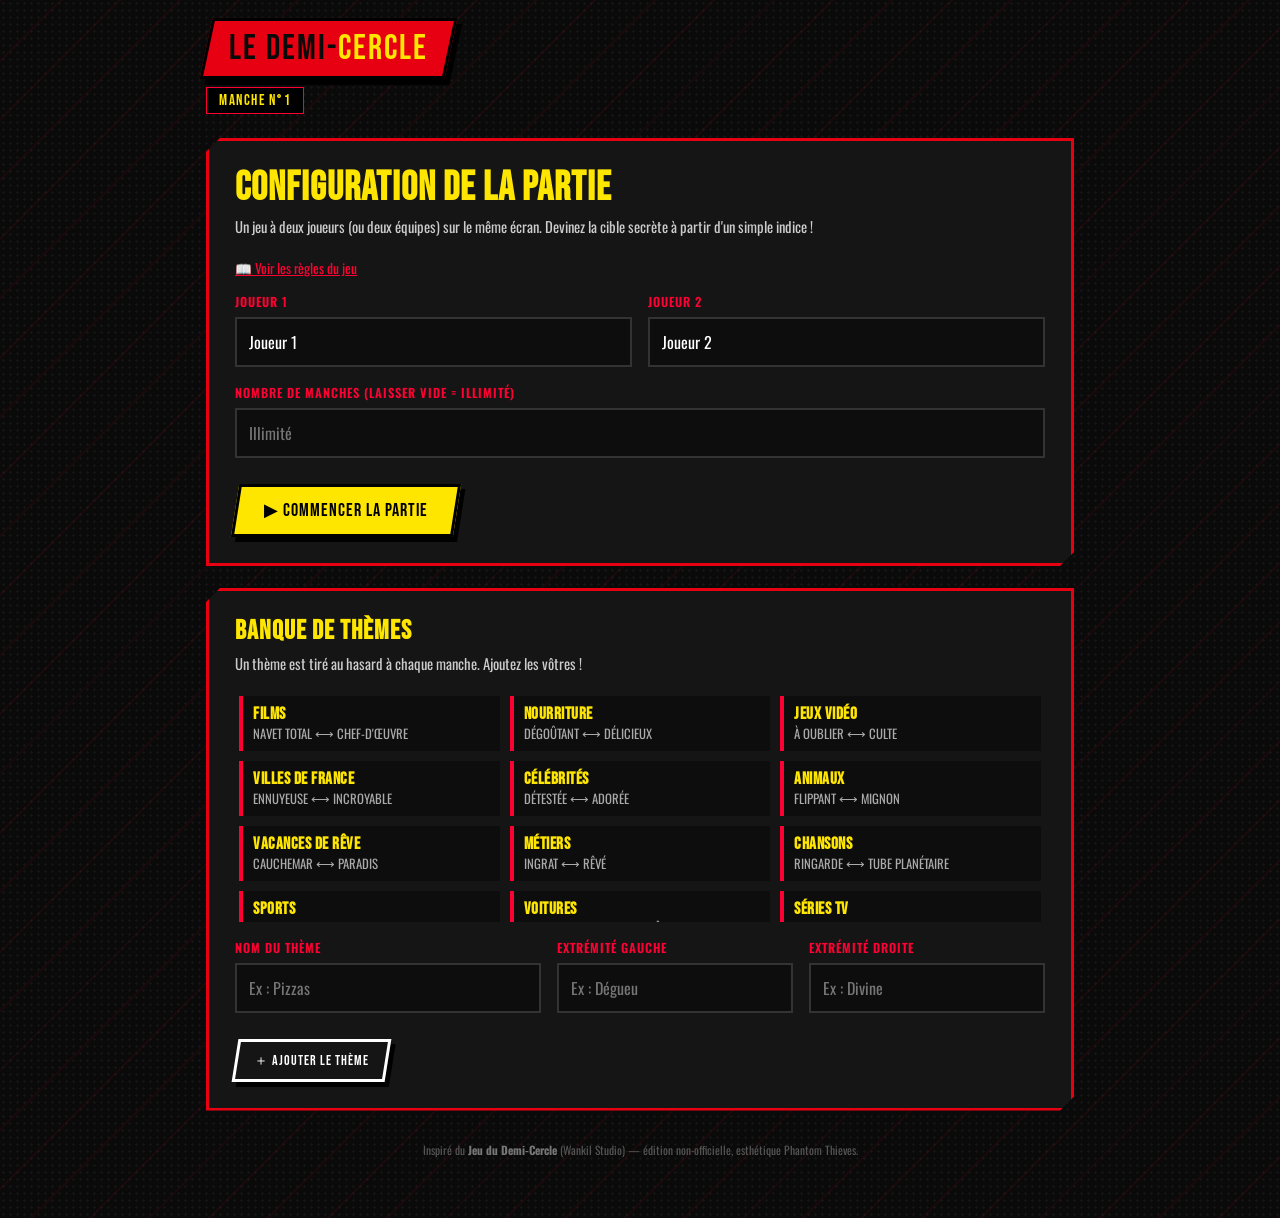
<file: index (1).html>
<!DOCTYPE html>
<html lang="fr">
<head>
<meta charset="UTF-8">
<meta name="viewport" content="width=device-width, initial-scale=1, maximum-scale=1">
<title>LE DEMI-CERCLE — Phantom Wave</title>
<meta name="theme-color" content="#0a0a0a">
<link rel="preconnect" href="https://fonts.googleapis.com">
<link rel="preconnect" href="https://fonts.gstatic.com" crossorigin>
<link href="https://fonts.googleapis.com/css2?family=Bebas+Neue&family=Permanent+Marker&family=Oswald:wght@400;500;600;700&display=swap" rel="stylesheet">
<style>
:root{
  --red:#E60012;
  --red-bright:#FF0033;
  --black:#0a0a0a;
  --panel:#151515;
  --white:#ffffff;
  --yellow:#FFE600;
  --font-display:'Bebas Neue',sans-serif;
  --font-hand:'Permanent Marker',cursive;
  --font-body:'Oswald',sans-serif;
}
*{box-sizing:border-box;}
html,body{margin:0;padding:0;}
body{
  background:var(--black);
  background-image:
    repeating-linear-gradient(135deg, rgba(230,0,18,0.07) 0 2px, transparent 2px 42px),
    radial-gradient(rgba(255,255,255,0.045) 1px, transparent 1.2px);
  background-size:auto, 7px 7px;
  color:var(--white);
  font-family:var(--font-body);
  min-height:100vh;
  overflow-x:hidden;
}
#app{max-width:900px;margin:0 auto;padding:0 16px 60px;}

.topbar{
  display:flex;align-items:flex-start;justify-content:space-between;flex-wrap:wrap;
  gap:14px;padding:18px 0 6px;
}
.logo-block{display:flex;flex-direction:column;gap:8px;}
.logo{
  font-family:var(--font-display);
  font-size:clamp(1.3rem,4vw,2.2rem);
  letter-spacing:2px;
  background:var(--red);
  color:var(--black);
  padding:6px 20px;
  transform:skewX(-12deg);
  border:3px solid #000;
  box-shadow:6px 6px 0 #000;
  white-space:nowrap;
}
.logo span{display:inline-block;transform:skewX(12deg);}
.logo em{font-style:normal;color:var(--yellow);}
.badge-round{
  font-family:var(--font-display);
  font-size:0.95rem;
  letter-spacing:1.5px;
  color:var(--yellow);
  background:#000;
  border:1px solid var(--red-bright);
  padding:3px 12px;
  width:fit-content;
}

.scoreboard{display:flex;align-items:center;gap:8px;flex-wrap:wrap;}
.score-chip{
  display:flex;align-items:center;gap:8px;
  background:var(--panel);
  border:2px solid var(--red);
  padding:6px 12px;
  transform:skewX(-8deg);
}
.score-chip>*{transform:skewX(8deg);display:inline-block;}
.score-role{font-size:1.05rem;}
.score-name{font-weight:600;text-transform:uppercase;font-size:0.8rem;letter-spacing:0.5px;max-width:110px;overflow:hidden;text-overflow:ellipsis;white-space:nowrap;}
.score-num{font-family:var(--font-display);color:var(--yellow);font-size:1.25rem;}
.score-vs{font-family:var(--font-display);color:var(--red-bright);font-size:1.1rem;padding:0 2px;align-self:center;}

.screen{display:none;animation:fadeIn .35s ease;}
.screen.active{display:block;}
@keyframes fadeIn{from{opacity:0;transform:translateY(8px);}to{opacity:1;transform:translateY(0);}}

.panel{
  background:var(--panel);
  border:3px solid var(--red);
  clip-path:polygon(0 14px,14px 0,100% 0,100% calc(100% - 14px),calc(100% - 14px) 100%,0 100%);
  padding:26px;
  margin:18px 0 22px;
  position:relative;
}
.screen-title{
  font-family:var(--font-display);
  font-size:clamp(1.5rem,5vw,2.5rem);
  letter-spacing:1px;
  color:var(--yellow);
  margin:0 0 6px;
  line-height:1.05;
}
.subtitle{color:#ccc;font-size:0.92rem;margin:0 0 18px;}

label{display:block;font-size:0.78rem;letter-spacing:1px;text-transform:uppercase;color:var(--red-bright);margin-bottom:6px;font-weight:600;}
input[type=text],input[type=number]{
  width:100%;
  background:#0d0d0d;
  border:2px solid #333;
  color:var(--white);
  padding:11px 12px;
  font-family:var(--font-body);
  font-size:1rem;
  margin-bottom:16px;
}
input[type=text]:focus,input[type=number]:focus{outline:none;border-color:var(--red-bright);}

.form-row{display:grid;grid-template-columns:1fr 1fr;gap:16px;}
.form-row3{display:grid;grid-template-columns:1.3fr 1fr 1fr;gap:16px;}
@media(max-width:560px){.form-row,.form-row3{grid-template-columns:1fr;}}

.btn{
  font-family:var(--font-display);
  font-size:1.1rem;
  letter-spacing:1px;
  background:var(--red);
  color:#fff;
  border:3px solid #000;
  padding:13px 26px;
  cursor:pointer;
  transform:skewX(-9deg);
  box-shadow:5px 5px 0 #000;
  transition:transform .12s, box-shadow .12s;
  display:inline-block;
}
.btn span{display:block;transform:skewX(9deg);}
.btn:hover{transform:skewX(-9deg) translate(-3px,-3px);box-shadow:8px 8px 0 #000;}
.btn:active{transform:skewX(-9deg) translate(0,0);box-shadow:2px 2px 0 #000;}
.btn.yellow{background:var(--yellow);color:#000;}
.btn.ghost{background:transparent;border-color:#fff;color:#fff;}
.btn.small{font-size:0.88rem;padding:9px 16px;}
.btn-row{display:flex;gap:14px;flex-wrap:wrap;margin-top:10px;align-items:center;}
.btn-row.center{justify-content:center;}

.theme-list{display:grid;grid-template-columns:repeat(auto-fill,minmax(200px,1fr));gap:10px;max-height:230px;overflow-y:auto;padding:4px;margin-bottom:16px;}
.theme-chip{background:#0d0d0d;border-left:4px solid var(--red-bright);padding:8px 10px;font-size:0.8rem;}
.theme-chip b{display:block;color:var(--yellow);font-family:var(--font-display);font-size:1.05rem;letter-spacing:0.5px;}
.theme-chip span{color:#aaa;}

.shake{animation:shakeAnim .4s;}
@keyframes shakeAnim{10%,90%{transform:translateX(-2px);}20%,80%{transform:translateX(4px);}30%,50%,70%{transform:translateX(-8px);}40%,60%{transform:translateX(8px);}}

/* dial */
.dial-wrap{max-width:560px;margin:0 auto 8px;}
.dial-svg{width:100%;height:auto;display:block;touch-action:none;}
.dial-interactive{cursor:grab;}
.dial-interactive:active{cursor:grabbing;}
.dial-rim{stroke:#000;stroke-width:6;stroke-linejoin:round;}
.dial-tick{stroke:#555;stroke-width:3;}
.dial-target-mark{fill:var(--yellow);stroke:#000;stroke-width:4;animation:pulseMark 1.1s infinite;}
@keyframes pulseMark{0%,100%{r:16;}50%{r:20;}}
.dial-needle{fill:#fff;stroke:#000;stroke-width:3;}
.dial-pivot{fill:#000;stroke:var(--yellow);stroke-width:5;}

.dial-labels{display:flex;justify-content:space-between;margin-top:-6px;padding:0 6px;}
.dial-label{
  font-family:var(--font-display);
  font-size:clamp(0.8rem,2.6vw,1.1rem);
  letter-spacing:0.5px;
  max-width:44%;
}
.dial-label.left{color:var(--red-bright);text-align:left;}
.dial-label.right{color:var(--yellow);text-align:right;}

.readout{text-align:center;font-family:var(--font-display);font-size:2rem;color:var(--white);margin:6px 0;}
.slider-row{max-width:420px;margin:10px auto 0;}
input[type=range]{width:100%;accent-color:var(--red-bright);height:6px;}

.clue-bubble{
  background:#0d0d0d;
  border:2px dashed var(--yellow);
  padding:16px 18px;
  margin-bottom:20px;
  font-family:var(--font-hand);
  font-size:1.25rem;
  color:var(--yellow);
  transform:rotate(-1deg);
  word-break:break-word;
}
.clue-bubble small{display:block;font-family:var(--font-body);color:#999;font-size:0.68rem;letter-spacing:1px;text-transform:uppercase;margin-bottom:6px;transform:rotate(0);}

.pass-content{text-align:center;padding:34px 10px;}
.pass-icon{font-size:3.6rem;margin-bottom:6px;animation:spinIcon 2.4s linear infinite;display:inline-block;}
@keyframes spinIcon{from{transform:rotate(0);}to{transform:rotate(360deg);}}
.pass-name{font-family:var(--font-display);font-size:clamp(2rem,8vw,3.2rem);color:var(--yellow);margin:6px 0 4px;}

.reveal-banner{
  font-family:var(--font-display);
  font-size:clamp(1.7rem,7vw,3rem);
  text-align:center;
  padding:14px;
  margin:0 0 16px;
  border:4px solid #000;
  transform:skewX(-6deg);
  animation:bannerIn .45s cubic-bezier(.2,1.4,.4,1);
}
@keyframes bannerIn{from{transform:skewX(-6deg) scale(0.4) rotate(-8deg);opacity:0;}to{transform:skewX(-6deg) scale(1) rotate(0);opacity:1;}}
.b-perfect{background:var(--yellow);color:#000;}
.b-great{background:var(--red-bright);color:#fff;}
.b-ok{background:#fff;color:#000;}
.b-meh{background:#555;color:#fff;}
.b-fail{background:#000;color:var(--red-bright);}

.reveal-points{text-align:center;font-family:var(--font-display);font-size:clamp(2.2rem,10vw,3.8rem);color:var(--yellow);margin:6px 0 18px;text-shadow:4px 4px 0 #000;}
.reveal-meta{text-align:center;color:#aaa;margin-bottom:14px;font-size:0.88rem;}
.reveal-meta b{color:#fff;}

.end-score-line{display:flex;justify-content:space-between;padding:10px 14px;background:#0d0d0d;border-left:5px solid var(--red-bright);margin-bottom:8px;font-size:1.05rem;}
.end-score-line b{color:var(--yellow);font-family:var(--font-display);font-size:1.3rem;}
#endWinnerText{font-family:var(--font-display);font-size:clamp(1.5rem,6vw,2.5rem);color:var(--yellow);text-align:center;margin-bottom:20px;text-shadow:3px 3px 0 #000;}

.info-toggle{cursor:pointer;color:var(--red-bright);font-size:0.85rem;text-decoration:underline;margin-bottom:14px;display:inline-block;}
.rules-box{display:none;background:#0d0d0d;border-left:4px solid var(--yellow);padding:14px 16px;margin-bottom:18px;font-size:0.86rem;line-height:1.65;color:#ccc;}
.rules-box.open{display:block;}
.rules-box ol{margin:0;padding-left:20px;}

footer{text-align:center;color:#555;font-size:0.72rem;margin-top:30px;}
footer b{color:#777;}
</style>
</head>
<body>
<div id="app">

  <div class="topbar">
    <div class="logo-block">
      <div class="logo"><span>LE DEMI-<em>CERCLE</em></span></div>
      <div class="badge-round" id="roundBadge">MANCHE N°1</div>
    </div>
    <div class="scoreboard" id="scoreboard" aria-live="polite"></div>
  </div>

  <!-- SETUP -->
  <section class="screen active" id="screen-setup">
    <div class="panel">
      <h1 class="screen-title">CONFIGURATION DE LA PARTIE</h1>
      <p class="subtitle">Un jeu à deux joueurs (ou deux équipes) sur le même écran. Devinez la cible secrète à partir d'un simple indice !</p>

      <span class="info-toggle" id="rulesToggle">📖 Voir les règles du jeu</span>
      <div class="rules-box" id="rulesBox">
        <ol>
          <li><b>Cible secrète :</b> un thème apparaît avec deux extrémités opposées. Le Donneur d'indice voit une cible cachée quelque part sur le demi-cercle.</li>
          <li><b>L'indice :</b> le Donneur propose un exemple qui correspond selon lui à l'emplacement de la cible, puis cache l'écran.</li>
          <li><b>Le devinement :</b> l'autre joueur place l'aiguille là où il pense que se trouve la cible, à partir du seul indice donné.</li>
          <li><b>Révélation :</b> la cible est dévoilée ! Plus l'aiguille est proche, plus vous marquez de points (100 / 80 / 50 / 20 / 0).</li>
        </ol>
      </div>

      <div class="form-row">
        <div>
          <label for="playerName1">Joueur 1</label>
          <input type="text" id="playerName1" value="Joueur 1" maxlength="18">
        </div>
        <div>
          <label for="playerName2">Joueur 2</label>
          <input type="text" id="playerName2" value="Joueur 2" maxlength="18">
        </div>
      </div>
      <div>
        <label for="roundsLimit">Nombre de manches (laisser vide = illimité)</label>
        <input type="number" id="roundsLimit" min="1" placeholder="Illimité">
      </div>

      <div class="btn-row">
        <button class="btn yellow" id="startGameBtn"><span>▶ COMMENCER LA PARTIE</span></button>
      </div>
    </div>

    <div class="panel">
      <h2 class="screen-title" style="font-size:clamp(1.2rem,4vw,1.7rem);">BANQUE DE THÈMES</h2>
      <p class="subtitle">Un thème est tiré au hasard à chaque manche. Ajoutez les vôtres !</p>
      <div class="theme-list" id="themeList"></div>

      <div id="customThemeForm">
        <div class="form-row3">
          <div>
            <label for="customThemeName">Nom du thème</label>
            <input type="text" id="customThemeName" placeholder="Ex : Pizzas" maxlength="30">
          </div>
          <div>
            <label for="customLeft">Extrémité gauche</label>
            <input type="text" id="customLeft" placeholder="Ex : Dégueu" maxlength="20">
          </div>
          <div>
            <label for="customRight">Extrémité droite</label>
            <input type="text" id="customRight" placeholder="Ex : Divine" maxlength="20">
          </div>
        </div>
        <div class="btn-row">
          <button class="btn ghost small" id="addThemeBtn"><span>＋ Ajouter le thème</span></button>
        </div>
      </div>
    </div>
  </section>

  <!-- TARGET (Giver) -->
  <section class="screen" id="screen-target">
    <div class="panel">
      <h1 class="screen-title">🎯 <span id="targetGiverName"></span>, REGARDE LA CIBLE</h1>
      <p class="subtitle">Thème : <b id="targetThemeName" style="color:var(--yellow);"></b> — Trouve un indice qui correspond à la position de la cible, puis cache l'écran avant de passer l'appareil.</p>

      <div class="dial-wrap" id="dialTargetWrap"></div>
      <div class="dial-labels">
        <div class="dial-label left" id="targetLeftLabel"></div>
        <div class="dial-label right" id="targetRightLabel"></div>
      </div>

      <div class="btn-row center">
        <button class="btn ghost small" id="rerollTargetBtn"><span>🎲 Nouvelle cible</span></button>
      </div>

      <label for="clueInput" style="margin-top:22px;">Ton indice</label>
      <input type="text" id="clueInput" placeholder="Ex : Le film Minecraft..." maxlength="80">

      <div class="btn-row center">
        <button class="btn yellow" id="validateClueBtn"><span>🙈 Valider et cacher l'écran</span></button>
      </div>
    </div>
  </section>

  <!-- PASS DEVICE -->
  <section class="screen" id="screen-pass">
    <div class="panel pass-content">
      <div class="pass-icon">🔄</div>
      <p class="subtitle" style="margin-bottom:0;">Passe l'appareil à</p>
      <div class="pass-name" id="passGuesserName"></div>
      <p class="subtitle">Ne regarde pas l'écran avant que ce soit ton tour !</p>
      <div class="btn-row center">
        <button class="btn yellow" id="readyGuessBtn"><span>👁 Je suis prêt(e) !</span></button>
      </div>
    </div>
  </section>

  <!-- GUESS -->
  <section class="screen" id="screen-guess">
    <div class="panel">
      <h1 class="screen-title">🕵️ <span id="guessGuesserName"></span>, À TOI DE DEVINER</h1>
      <p class="subtitle">Thème : <b id="guessThemeName" style="color:var(--yellow);"></b></p>

      <div class="clue-bubble"><small>Indice donné</small><span id="guessClueText"></span></div>

      <div class="readout" id="guessReadout">50%</div>
      <div class="dial-wrap" id="dialGuessWrap"></div>
      <div class="dial-labels">
        <div class="dial-label left" id="guessLeftLabel"></div>
        <div class="dial-label right" id="guessRightLabel"></div>
      </div>
      <div class="slider-row">
        <input type="range" id="guessSlider" min="0" max="100" step="0.5" value="50">
      </div>

      <div class="btn-row center">
        <button class="btn yellow" id="validateGuessBtn"><span>✅ Valider mon estimation</span></button>
      </div>
    </div>
  </section>

  <!-- REVEAL -->
  <section class="screen" id="screen-reveal">
    <div class="panel">
      <div class="reveal-banner" id="revealBanner">RÉSULTAT</div>
      <div class="reveal-points" id="revealPoints">+0</div>
      <p class="reveal-meta">Indice de <b id="revealGiverName"></b> sur <b id="revealTheme"></b> — deviné par <b id="revealGuesserName"></b></p>
      <div class="clue-bubble"><small>Indice donné</small><span id="revealClue"></span></div>

      <div class="dial-wrap" id="dialRevealWrap"></div>

      <div class="btn-row center">
        <button class="btn yellow" id="revealContinueBtn"><span>▶ Manche suivante</span></button>
      </div>
    </div>
  </section>

  <!-- END -->
  <section class="screen" id="screen-end">
    <div class="panel">
      <h1 class="screen-title" style="text-align:center;">🏆 FIN DE LA PARTIE</h1>
      <div id="endWinnerText"></div>
      <div id="endFinalScores"></div>
      <div class="btn-row center" style="margin-top:20px;">
        <button class="btn yellow" id="restartBtn"><span>🔁 Rejouer</span></button>
      </div>
    </div>
  </section>

  <footer>Inspiré du <b>Jeu du Demi-Cercle</b> (Wankil Studio) — édition non-officielle, esthétique Phantom Thieves.</footer>
</div>

<script>
(function(){
  'use strict';

  /* ---------- CONFIG ---------- */
  var CX=300, CY=300, R_OUT=250, R_IN=150, SLICES=72;
  var COLORS = {
    neutral:'#232323',
    yellow:'#FFE600',
    red:'#FF0033',
    redDark:'#7a0012',
    white:'#ffffff',
    black:'#050505'
  };

  var DEFAULT_THEMES = [
    {theme:"Films", left:"NAVET TOTAL", right:"CHEF-D'ŒUVRE"},
    {theme:"Nourriture", left:"DÉGOÛTANT", right:"DÉLICIEUX"},
    {theme:"Jeux vidéo", left:"À OUBLIER", right:"CULTE"},
    {theme:"Villes de France", left:"ENNUYEUSE", right:"INCROYABLE"},
    {theme:"Célébrités", left:"DÉTESTÉE", right:"ADORÉE"},
    {theme:"Animaux", left:"FLIPPANT", right:"MIGNON"},
    {theme:"Vacances de rêve", left:"CAUCHEMAR", right:"PARADIS"},
    {theme:"Métiers", left:"INGRAT", right:"RÊVÉ"},
    {theme:"Chansons", left:"RINGARDE", right:"TUBE PLANÉTAIRE"},
    {theme:"Sports", left:"ENNUYEUX", right:"SPECTACULAIRE"},
    {theme:"Voitures", left:"POUBELLE", right:"BOLIDE DE RÊVE"},
    {theme:"Séries TV", left:"FLOP TOTAL", right:"CHEF-D'ŒUVRE"},
    {theme:"Réseaux sociaux", left:"TOXIQUE", right:"UTILE"},
    {theme:"Super-héros", left:"RIDICULE", right:"TOUT-PUISSANT"},
    {theme:"Livres", left:"ILLISIBLE", right:"PASSIONNANT"},
    {theme:"Habitudes bizarres", left:"NORMAL", right:"COMPLÈTEMENT FOU"},
    {theme:"Plats cuisinés", left:"IMMANGEABLE", right:"GASTRONOMIQUE"},
    {theme:"Map de FPS", left:"À BANNIR", right:"ICONIQUE"},
    {theme:"Créatures mythiques", left:"RIDICULE", right:"TERRIFIANTE"},
    {theme:"Instruments de musique", left:"INSUPPORTABLE", right:"MAGIQUE"},
    {theme:"Saisons", left:"DÉTESTÉE", right:"PRÉFÉRÉE"},
    {theme:"Boissons", left:"INFECTE", right:"DÉLICIEUSE"},
    {theme:"Cadeaux d'anniversaire", left:"NULISSIME", right:"PARFAIT"},
    {theme:"Excuses pour être en retard", left:"BIDON", right:"GÉNIALE"}
  ];

  /* ---------- STATE ---------- */
  var state = {
    players:["Joueur 1","Joueur 2"],
    scores:[0,0],
    giverIndex:0,
    round:1,
    roundsLimit:null,
    allThemes: DEFAULT_THEMES.slice(),
    pool: [],
    currentTheme:null,
    targetPercent:50,
    guessPercent:50,
    clueText:''
  };

  /* ---------- DOM HELPERS ---------- */
  function $(id){ return document.getElementById(id); }
  var NS='http://www.w3.org/2000/svg';

  function polar(r,angleDeg){
    var rad = angleDeg*Math.PI/180;
    return {x:CX+r*Math.cos(rad), y:CY-r*Math.sin(rad)};
  }
  function percentToAngle(p){ return 180-(p/100)*180; }
  function clampPercent(p){ return Math.max(0,Math.min(100,p)); }
  function escapeHtml(s){
    var d=document.createElement('div'); d.textContent=s; return d.innerHTML;
  }
  function shuffle(arr){
    for(var i=arr.length-1;i>0;i--){
      var j=Math.floor(Math.random()*(i+1));
      var tmp=arr[i]; arr[i]=arr[j]; arr[j]=tmp;
    }
    return arr;
  }
  function shake(el){
    el.classList.remove('shake'); void el.offsetWidth; el.classList.add('shake');
  }

  /* ---------- DIAL FACTORY ---------- */
  function createDial(container, opts){
    opts = opts||{};
    var svg = document.createElementNS(NS,'svg');
    svg.setAttribute('viewBox','0 0 600 320');
    svg.classList.add('dial-svg');
    if(opts.interactive) svg.classList.add('dial-interactive');

    var slicesG = document.createElementNS(NS,'g');
    var slices = [];
    var i, p, pStart, pEnd, aStart, aEnd, o1,o2,i1,i2, poly;
    for(i=0;i<SLICES;i++){
      pStart=i*(100/SLICES); pEnd=(i+1)*(100/SLICES);
      aStart=percentToAngle(pStart); aEnd=percentToAngle(pEnd);
      o1=polar(R_OUT,aStart); o2=polar(R_OUT,aEnd);
      i2=polar(R_IN,aEnd); i1=polar(R_IN,aStart);
      poly=document.createElementNS(NS,'polygon');
      poly.setAttribute('points',
        o1.x.toFixed(2)+','+o1.y.toFixed(2)+' '+
        o2.x.toFixed(2)+','+o2.y.toFixed(2)+' '+
        i2.x.toFixed(2)+','+i2.y.toFixed(2)+' '+
        i1.x.toFixed(2)+','+i1.y.toFixed(2)
      );
      poly.setAttribute('fill',COLORS.neutral);
      poly.setAttribute('stroke',COLORS.neutral);
      poly.setAttribute('stroke-width','1');
      poly._pcenter=(pStart+pEnd)/2;
      slicesG.appendChild(poly);
      slices.push(poly);
    }
    svg.appendChild(slicesG);

    function polylineEl(pts){
      var pl=document.createElementNS(NS,'polyline');
      var s=[];
      for(var k=0;k<pts.length;k++){ s.push(pts[k].x.toFixed(2)+','+pts[k].y.toFixed(2)); }
      pl.setAttribute('points',s.join(' '));
      pl.setAttribute('class','dial-rim');
      pl.setAttribute('fill','none');
      return pl;
    }
    var outerPts=[], innerPts=[];
    for(i=0;i<=SLICES;i++){
      p=i*(100/SLICES);
      var a=percentToAngle(p);
      outerPts.push(polar(R_OUT,a));
      innerPts.push(polar(R_IN,a));
    }
    svg.appendChild(polylineEl(outerPts));
    svg.appendChild(polylineEl(innerPts));
    [0,100].forEach(function(pp){
      var aa=percentToAngle(pp);
      svg.appendChild(polylineEl([polar(R_IN,aa),polar(R_OUT,aa)]));
    });

    var ticksG=document.createElementNS(NS,'g');
    [0,25,50,75,100].forEach(function(pp){
      var aa=percentToAngle(pp);
      var t1=polar(R_OUT+4,aa), t2=polar(R_OUT+18,aa);
      var tick=document.createElementNS(NS,'line');
      tick.setAttribute('x1',t1.x);tick.setAttribute('y1',t1.y);
      tick.setAttribute('x2',t2.x);tick.setAttribute('y2',t2.y);
      tick.setAttribute('class','dial-tick');
      ticksG.appendChild(tick);
    });
    svg.appendChild(ticksG);

    var targetMark=document.createElementNS(NS,'circle');
    targetMark.setAttribute('r','16');
    targetMark.setAttribute('class','dial-target-mark');
    targetMark.style.display='none';
    svg.appendChild(targetMark);

    var needle=document.createElementNS(NS,'polygon');
    needle.setAttribute('class','dial-needle');
    svg.appendChild(needle);

    var pivot=document.createElementNS(NS,'circle');
    pivot.setAttribute('cx',CX);pivot.setAttribute('cy',CY);pivot.setAttribute('r',22);
    pivot.setAttribute('class','dial-pivot');
    svg.appendChild(pivot);

    container.innerHTML='';
    container.appendChild(svg);

    var dial={svg:svg, slices:slices, needle:needle, targetMark:targetMark, percent:50};

    function setNeedle(pc){
      dial.percent=clampPercent(pc);
      var ang=percentToAngle(dial.percent);
      var tip=polar(R_OUT-16,ang);
      var b1=polar(20,ang+90);
      var b2=polar(20,ang-90);
      var back=polar(26,ang+180);
      needle.setAttribute('points',
        b1.x.toFixed(2)+','+b1.y.toFixed(2)+' '+
        tip.x.toFixed(2)+','+tip.y.toFixed(2)+' '+
        b2.x.toFixed(2)+','+b2.y.toFixed(2)+' '+
        back.x.toFixed(2)+','+back.y.toFixed(2)
      );
      if(opts.onChange) opts.onChange(dial.percent);
    }
    function setTarget(pc, show){
      var ang=percentToAngle(pc);
      var pos=polar((R_IN+R_OUT)/2,ang);
      targetMark.setAttribute('cx',pos.x);
      targetMark.setAttribute('cy',pos.y);
      targetMark.style.display = show?'block':'none';
    }
    function colorZones(targetPercent){
      slices.forEach(function(sl){
        var diff=Math.abs(sl._pcenter-targetPercent);
        var c;
        if(diff<=3) c=COLORS.yellow;
        else if(diff<=8) c=COLORS.red;
        else if(diff<=16) c=COLORS.white;
        else if(diff<=28) c=COLORS.redDark;
        else c=COLORS.black;
        sl.setAttribute('fill',c);
        sl.setAttribute('stroke',c);
      });
    }
    function resetZones(){
      slices.forEach(function(sl){ sl.setAttribute('fill',COLORS.neutral); sl.setAttribute('stroke',COLORS.neutral); });
    }

    dial.setNeedle=setNeedle;
    dial.setTarget=setTarget;
    dial.colorZones=colorZones;
    dial.resetZones=resetZones;

    setNeedle(50);

    if(opts.interactive){
      var dragging=false;
      function angleFromEvent(evt){
        var pt=svg.createSVGPoint();
        pt.x=evt.clientX; pt.y=evt.clientY;
        var loc=pt.matrixTransform(svg.getScreenCTM().inverse());
        var dx=loc.x-CX, dy=CY-loc.y;
        var ang=Math.atan2(dy,dx)*180/Math.PI;
        if(!isFinite(ang)) ang=90;
        if(ang<0) ang = dx>=0?0:180;
        if(ang>180) ang=180;
        return ang;
      }
      function percentFromEvent(evt){
        var a=angleFromEvent(evt);
        return clampPercent((180-a)/180*100);
      }
      function down(evt){
        dragging=true;
        try{svg.setPointerCapture(evt.pointerId);}catch(e){}
        setNeedle(percentFromEvent(evt));
        evt.preventDefault();
      }
      function move(evt){
        if(!dragging) return;
        setNeedle(percentFromEvent(evt));
        evt.preventDefault();
      }
      function up(){ dragging=false; }
      svg.addEventListener('pointerdown',down);
      svg.addEventListener('pointermove',move);
      svg.addEventListener('pointerup',up);
      svg.addEventListener('pointercancel',up);
      svg.addEventListener('pointerleave',up);
    }

    return dial;
  }

  var dialTarget=null, dialGuess=null, dialReveal=null, guessSlider=null;

  /* ---------- AUDIO ---------- */
  var actx=null;
  function ensureAudio(){
    if(!actx){
      var AC = window.AudioContext||window.webkitAudioContext;
      if(AC) actx = new AC();
    }
    if(actx && actx.state==='suspended') actx.resume();
  }
  function tone(freq,dur,type,gainVal,delay){
    if(!actx) return;
    type=type||'square'; gainVal=gainVal||0.15; delay=delay||0;
    var t0=actx.currentTime+delay;
    var osc=actx.createOscillator();
    var gain=actx.createGain();
    osc.type=type;
    osc.frequency.setValueAtTime(freq,t0);
    gain.gain.setValueAtTime(gainVal,t0);
    gain.gain.exponentialRampToValueAtTime(0.0001,t0+dur);
    osc.connect(gain); gain.connect(actx.destination);
    osc.start(t0); osc.stop(t0+dur+0.03);
  }
  function sfxToggle(){ tone(330,0.06,'square',0.10,0); }
  function sfxValidate(){ tone(440,0.07,'square',0.14,0); tone(660,0.09,'square',0.12,0.06); }
  function sfxWhoosh(){ tone(180,0.15,'sawtooth',0.08,0); }
  function sfxReveal(points){
    if(points>=100){ tone(523,0.1,'square',0.2,0); tone(659,0.1,'square',0.2,0.09); tone(784,0.1,'square',0.2,0.18); tone(1047,0.3,'square',0.22,0.27); }
    else if(points>=80){ tone(523,0.1,'square',0.18,0); tone(784,0.2,'square',0.18,0.11); }
    else if(points>=50){ tone(392,0.14,'triangle',0.16,0); tone(523,0.16,'triangle',0.14,0.09); }
    else if(points>=20){ tone(294,0.2,'triangle',0.14,0); }
    else { tone(140,0.28,'sawtooth',0.14,0); tone(90,0.3,'sawtooth',0.12,0.1); }
  }
  document.addEventListener('pointerdown', ensureAudio);

  /* ---------- SCREEN MGMT ---------- */
  function goto_(name){
    var all=document.querySelectorAll('.screen');
    for(var i=0;i<all.length;i++){ all[i].classList.remove('active'); }
    $('screen-'+name).classList.add('active');
    window.scrollTo({top:0,behavior:'smooth'});
  }

  /* ---------- SCOREBOARD ---------- */
  function renderScoreboard(){
    var box=$('scoreboard');
    var html='';
    for(var i=0;i<state.players.length;i++){
      var role = state.giverIndex===i ? '🎯' : '🕵️';
      var roleTitle = state.giverIndex===i ? "Donne l'indice" : "Devine";
      html += '<div class="score-chip"><span class="score-role" title="'+roleTitle+'">'+role+'</span><span class="score-name">'+escapeHtml(state.players[i])+'</span><span class="score-num">'+state.scores[i]+'</span></div>';
      if(i===0) html += '<div class="score-vs">VS</div>';
    }
    box.innerHTML = html;
  }
  function updateRoundBadge(){
    var suffix = state.roundsLimit ? (' / '+state.roundsLimit) : '';
    $('roundBadge').textContent = 'MANCHE N°'+state.round+suffix;
  }

  /* ---------- SETUP ---------- */
  function renderThemeList(){
    var list=$('themeList');
    var html='';
    for(var i=0;i<state.allThemes.length;i++){
      var t=state.allThemes[i];
      html += '<div class="theme-chip"><b>'+escapeHtml(t.theme)+'</b><span>'+escapeHtml(t.left)+' ⟷ '+escapeHtml(t.right)+'</span></div>';
    }
    list.innerHTML = html;
  }

  $('rulesToggle').addEventListener('click',function(){
    $('rulesBox').classList.toggle('open');
    sfxToggle();
  });

  $('addThemeBtn').addEventListener('click',function(){
    var name=$('customThemeName').value.trim();
    var left=$('customLeft').value.trim();
    var right=$('customRight').value.trim();
    if(!name||!left||!right){
      shake($('customThemeForm'));
      return;
    }
    state.allThemes.unshift({theme:name,left:left.toUpperCase(),right:right.toUpperCase()});
    $('customThemeName').value=''; $('customLeft').value=''; $('customRight').value='';
    renderThemeList();
    sfxToggle();
  });

  $('startGameBtn').addEventListener('click',function(){
    var n1=$('playerName1').value.trim()||'Joueur 1';
    var n2=$('playerName2').value.trim()||'Joueur 2';
    state.players=[n1,n2];
    state.scores=[0,0];
    state.giverIndex=0;
    state.round=1;
    var limitVal=parseInt($('roundsLimit').value,10);
    state.roundsLimit = (limitVal>0)?limitVal:null;
    state.pool = shuffle(state.allThemes.slice());
    sfxValidate();
    nextRound();
  });

  /* ---------- ROUND FLOW ---------- */
  function nextRound(){
    if(state.pool.length===0){ state.pool=shuffle(state.allThemes.slice()); }
    state.currentTheme = state.pool.pop();
    state.targetPercent = 6+Math.random()*88;
    state.guessPercent = 50;
    state.clueText='';
    updateRoundBadge();
    renderTargetScreen();
    renderScoreboard();
    goto_('target');
  }

  function renderTargetScreen(){
    $('targetGiverName').textContent = state.players[state.giverIndex];
    $('targetThemeName').textContent = state.currentTheme.theme;
    $('targetLeftLabel').textContent = state.currentTheme.left;
    $('targetRightLabel').textContent = state.currentTheme.right;
    $('clueInput').value='';
    if(!dialTarget){
      dialTarget = createDial($('dialTargetWrap'), {interactive:false});
      dialTarget.needle.style.display='none';
    }
    dialTarget.resetZones();
    dialTarget.setTarget(state.targetPercent, true);
  }

  $('rerollTargetBtn').addEventListener('click',function(){
    state.targetPercent = 6+Math.random()*88;
    dialTarget.setTarget(state.targetPercent,true);
    sfxToggle();
  });

  $('clueInput').addEventListener('keydown',function(e){
    if(e.key==='Enter'){ e.preventDefault(); $('validateClueBtn').click(); }
  });

  $('validateClueBtn').addEventListener('click',function(){
    var clue=$('clueInput').value.trim();
    if(!clue){ shake($('clueInput')); return; }
    state.clueText=clue;
    sfxValidate();
    renderPassScreen();
    goto_('pass');
  });

  function renderPassScreen(){
    var guesserIdx = 1-state.giverIndex;
    $('passGuesserName').textContent = state.players[guesserIdx];
  }

  $('readyGuessBtn').addEventListener('click',function(){
    sfxWhoosh();
    renderGuessScreen();
    goto_('guess');
  });

  function renderGuessScreen(){
    var guesserIdx=1-state.giverIndex;
    $('guessGuesserName').textContent = state.players[guesserIdx];
    $('guessThemeName').textContent = state.currentTheme.theme;
    $('guessLeftLabel').textContent = state.currentTheme.left;
    $('guessRightLabel').textContent = state.currentTheme.right;
    $('guessClueText').textContent = state.clueText;
    if(!dialGuess){
      dialGuess = createDial($('dialGuessWrap'), {interactive:true, onChange:function(pc){
        state.guessPercent=pc;
        $('guessReadout').textContent = Math.round(pc)+'%';
        if(guessSlider) guessSlider.value = pc;
      }});
      dialGuess.targetMark.style.display='none';
      guessSlider = $('guessSlider');
      guessSlider.addEventListener('input',function(){
        dialGuess.setNeedle(parseFloat(guessSlider.value));
      });
    }
    dialGuess.resetZones();
    state.guessPercent=50;
    dialGuess.setNeedle(50);
    guessSlider.value=50;
    $('guessReadout').textContent='50%';
  }

  $('validateGuessBtn').addEventListener('click',function(){
    sfxValidate();
    revealRound();
  });

  function computeScore(target,guess){
    var diff=Math.abs(target-guess);
    if(diff<=3) return 100;
    if(diff<=8) return 80;
    if(diff<=16) return 50;
    if(diff<=28) return 20;
    return 0;
  }

  function revealRound(){
    var guesserIdx = 1-state.giverIndex;
    var points = computeScore(state.targetPercent, state.guessPercent);
    state.scores[guesserIdx]+=points;

    $('revealGiverName').textContent = state.players[state.giverIndex];
    $('revealGuesserName').textContent = state.players[guesserIdx];
    $('revealTheme').textContent = state.currentTheme.theme;
    $('revealClue').textContent = state.clueText;
    $('revealPoints').textContent = '+'+points;

    var bannerText, bannerClass;
    if(points>=100){bannerText='PILE POIL !!';bannerClass='b-perfect';}
    else if(points>=80){bannerText='PRESQUE PARFAIT !';bannerClass='b-great';}
    else if(points>=50){bannerText='PAS MAL...';bannerClass='b-ok';}
    else if(points>=20){bannerText='UN PEU LOIN...';bannerClass='b-meh';}
    else{bannerText='RATÉ TOTAL !';bannerClass='b-fail';}
    var bannerEl=$('revealBanner');
    bannerEl.textContent=bannerText;
    bannerEl.className='reveal-banner '+bannerClass;
    void bannerEl.offsetWidth;

    if(!dialReveal){ dialReveal=createDial($('dialRevealWrap'),{interactive:false}); }
    dialReveal.colorZones(state.targetPercent);
    dialReveal.setTarget(state.targetPercent,true);
    dialReveal.setNeedle(state.guessPercent);

    renderScoreboard();
    sfxReveal(points);

    var contEl=$('revealContinueBtn');
    if(state.roundsLimit && state.round>=state.roundsLimit){
      contEl.querySelector('span').textContent='🏁 Voir les résultats finaux';
      contEl.onclick=function(){ sfxValidate(); renderEndScreen(); goto_('end'); };
    } else {
      contEl.querySelector('span').textContent='▶ Manche suivante';
      contEl.onclick=function(){
        sfxToggle();
        state.giverIndex = 1-state.giverIndex;
        state.round++;
        nextRound();
      };
    }
    goto_('reveal');
  }

  function renderEndScreen(){
    var s0=state.scores[0], s1=state.scores[1];
    var winnerText;
    if(s0===s1) winnerText='ÉGALITÉ PARFAITE !';
    else winnerText = (s0>s1?state.players[0]:state.players[1]).toUpperCase()+' REMPORTE LA PARTIE !';
    $('endWinnerText').textContent = winnerText;
    var html='';
    for(var i=0;i<state.players.length;i++){
      html += '<div class="end-score-line"><span>'+escapeHtml(state.players[i])+'</span><b>'+state.scores[i]+' pts</b></div>';
    }
    $('endFinalScores').innerHTML = html;
  }

  $('restartBtn').addEventListener('click',function(){
    sfxValidate();
    goto_('setup');
  });

  /* ---------- INIT ---------- */
  renderThemeList();
})();
</script>
</body>
</html>
</file>
<file: css/style.css>
:root{
  --red:#E60012;
  --red-bright:#FF0033;
  --blue:#2E6FF2;
  --black:#0a0a0a;
  --panel:#151515;
  --white:#ffffff;
  --yellow:#FFE600;
  --font-display:'Bebas Neue',sans-serif;
  --font-hand:'Permanent Marker',cursive;
  --font-body:'Oswald',sans-serif;
}
*{box-sizing:border-box;}
html,body{margin:0;padding:0;}
body{
  background:var(--black);
  background-image:
    repeating-linear-gradient(135deg, rgba(230,0,18,0.07) 0 2px, transparent 2px 42px),
    radial-gradient(rgba(255,255,255,0.045) 1px, transparent 1.2px);
  background-size:auto, 7px 7px;
  color:var(--white);
  font-family:var(--font-body);
  min-height:100vh;
  overflow-x:hidden;
}
#app{max-width:900px;margin:0 auto;padding:0 16px 60px;}

.topbar{
  display:flex;align-items:flex-start;justify-content:space-between;flex-wrap:wrap;
  gap:14px;padding:18px 0 6px;
}
.logo-block{display:flex;flex-direction:column;gap:8px;}
.logo{
  font-family:var(--font-display);
  font-size:clamp(1.3rem,4vw,2.2rem);
  letter-spacing:2px;
  background:var(--red);
  color:var(--black);
  padding:6px 20px;
  transform:skewX(-12deg);
  border:3px solid #000;
  box-shadow:6px 6px 0 #000;
  white-space:nowrap;
}
.logo span{display:inline-block;transform:skewX(12deg);}
.logo em{font-style:normal;color:var(--yellow);}
.badge-round{
  font-family:var(--font-display);
  font-size:0.95rem;
  letter-spacing:1.5px;
  color:var(--yellow);
  background:#000;
  border:1px solid var(--red-bright);
  padding:3px 12px;
  width:fit-content;
}

.scoreboard{display:flex;align-items:center;gap:8px;flex-wrap:wrap;}
.score-chip{
  display:flex;align-items:center;gap:8px;
  background:var(--panel);
  border:2px solid var(--red);
  padding:6px 12px;
  transform:skewX(-8deg);
}
.score-chip>*{transform:skewX(8deg);display:inline-block;}
.score-chip.team-chip{transform:none;}
.score-chip.team-chip>*{transform:none;}
.score-chip.team-red{border-color:var(--red-bright);}
.score-chip.team-blue{border-color:var(--blue);}
.score-chip.active-team{box-shadow:0 0 0 2px var(--yellow);}
.score-role{font-size:1.05rem;}
.score-name{font-weight:600;text-transform:uppercase;font-size:0.8rem;letter-spacing:0.5px;max-width:130px;overflow:hidden;text-overflow:ellipsis;white-space:nowrap;}
.score-num{font-family:var(--font-display);color:var(--yellow);font-size:1.25rem;}
.score-vs{font-family:var(--font-display);color:var(--red-bright);font-size:1.1rem;padding:0 2px;align-self:center;}

.net-status{
  display:inline-flex;align-items:center;gap:8px;
  font-family:var(--font-display);letter-spacing:1px;font-size:0.8rem;
  padding:6px 14px;border:2px solid #333;background:#0d0d0d;
}
.net-dot{width:9px;height:9px;border-radius:50%;background:#555;flex-shrink:0;}
.net-status.connecting .net-dot{background:var(--yellow);animation:pulseDot .9s infinite;}
.net-status.connected .net-dot{background:#39d353;}
.net-status.error .net-dot{background:var(--red-bright);}
@keyframes pulseDot{0%,100%{opacity:1;}50%{opacity:0.25;}}

.screen{display:none;animation:fadeIn .35s ease;}
.screen.active{display:block;}
@keyframes fadeIn{from{opacity:0;transform:translateY(8px);}to{opacity:1;transform:translateY(0);}}

.panel{
  background:var(--panel);
  border:3px solid var(--red);
  clip-path:polygon(0 14px,14px 0,100% 0,100% calc(100% - 14px),calc(100% - 14px) 100%,0 100%);
  padding:26px;
  margin:18px 0 22px;
  position:relative;
}
.screen-title{
  font-family:var(--font-display);
  font-size:clamp(1.5rem,5vw,2.5rem);
  letter-spacing:1px;
  color:var(--yellow);
  margin:0 0 6px;
  line-height:1.05;
}
.subtitle{color:#ccc;font-size:0.92rem;margin:0 0 18px;}

label{display:block;font-size:0.78rem;letter-spacing:1px;text-transform:uppercase;color:var(--red-bright);margin-bottom:6px;font-weight:600;}
input[type=text],input[type=number],input[type=password]{
  width:100%;
  background:#0d0d0d;
  border:2px solid #333;
  color:var(--white);
  padding:11px 12px;
  font-family:var(--font-body);
  font-size:1rem;
  margin-bottom:16px;
}
input[type=text]:focus,input[type=number]:focus,input[type=password]:focus{outline:none;border-color:var(--red-bright);}

.form-row{display:grid;grid-template-columns:1fr 1fr;gap:16px;}
.form-row3{display:grid;grid-template-columns:1.3fr 1fr 1fr;gap:16px;}
@media(max-width:560px){.form-row,.form-row3{grid-template-columns:1fr;}}

.btn{
  font-family:var(--font-display);
  font-size:1.1rem;
  letter-spacing:1px;
  background:var(--red);
  color:#fff;
  border:3px solid #000;
  padding:13px 26px;
  cursor:pointer;
  transform:skewX(-9deg);
  box-shadow:5px 5px 0 #000;
  transition:transform .12s, box-shadow .12s;
  display:inline-block;
}
.btn span{display:block;transform:skewX(9deg);}
.btn{-webkit-tap-highlight-color:transparent;touch-action:manipulation;}
@media (hover:hover){
  .btn:hover{transform:skewX(-9deg) translate(-3px,-3px);box-shadow:8px 8px 0 #000;}
}
/* bouton enfoncé : il descend dans son ombre (bien visible au doigt) */
.btn:active{transform:skewX(-9deg) translate(4px,4px);box-shadow:1px 1px 0 #000;transition-duration:.04s;}
.btn:disabled{cursor:not-allowed;opacity:0.55;}
.btn:disabled:active{transform:skewX(-9deg);box-shadow:5px 5px 0 #000;}
.btn.yellow{background:var(--yellow);color:#000;}
.btn.ghost{background:transparent;border-color:#fff;color:#fff;}
.btn.small{font-size:0.88rem;padding:9px 16px;}
.btn.wager-btn.active{background:var(--yellow);color:#000;box-shadow:5px 5px 0 var(--red-bright);}
.btn-row{display:flex;gap:14px;flex-wrap:wrap;margin-top:10px;align-items:center;}
.btn-row.center{justify-content:center;}

.back-link{cursor:pointer;color:var(--red-bright);font-size:0.82rem;text-decoration:underline;display:inline-block;margin-bottom:14px;}

.mode-buttons{display:flex;gap:16px;flex-wrap:wrap;margin-top:16px;}
.mode-buttons .btn{flex:1;min-width:220px;text-align:center;}

/* les options passent à la ligne plutôt que d'écraser leur texte (ex. 4 modes de Battle Bots sur téléphone) */
.format-toggle{display:flex;flex-wrap:wrap;gap:10px 12px;margin-bottom:16px;}
.format-opt{flex:1 1 auto;text-align:center;}
.format-opt.active{background:var(--yellow);color:#000;box-shadow:5px 5px 0 var(--red-bright);}

.theme-list{display:grid;grid-template-columns:repeat(auto-fill,minmax(200px,1fr));gap:10px;max-height:230px;overflow-y:auto;padding:4px;margin-bottom:16px;}
.theme-chip{background:#0d0d0d;border-left:4px solid var(--red-bright);padding:8px 44px 8px 10px;min-height:46px;font-size:0.8rem;position:relative;}
.theme-chip b{display:block;color:var(--yellow);font-family:var(--font-display);font-size:1.05rem;letter-spacing:0.5px;padding-right:4px;}
.theme-chip span{color:#aaa;}
/* croix de suppression : zone tactile de 40 px, petit carré visible au centre */
.theme-del{
  position:absolute;top:3px;right:3px;z-index:0;
  width:40px;height:40px;
  display:flex;align-items:center;justify-content:center;padding:0;
  background:transparent;color:var(--red-bright);border:0;
  font-family:var(--font-body);font-weight:700;font-size:0.85rem;
  cursor:pointer;transform:none;box-shadow:none;
  -webkit-tap-highlight-color:transparent;touch-action:manipulation;
}
.theme-del::before{content:'';position:absolute;inset:8px;z-index:-1;background:#000;border:1px solid var(--red-bright);}
.theme-del:hover,.theme-del:focus-visible{color:#000;}
.theme-del:hover::before,.theme-del:focus-visible::before{background:var(--red-bright);}
.theme-count{color:#888;font-size:0.78rem;margin:-6px 0 10px;}

.shake{animation:shakeAnim .4s;}
@keyframes shakeAnim{10%,90%{transform:translateX(-2px);}20%,80%{transform:translateX(4px);}30%,50%,70%{transform:translateX(-8px);}40%,60%{transform:translateX(8px);}}

/* dial */
.dial-wrap{max-width:560px;margin:0 auto 8px;}
.dial-svg{width:100%;height:auto;display:block;touch-action:none;}
.dial-interactive{cursor:grab;}
.dial-interactive:active{cursor:grabbing;}
.dial-rim{stroke:#000;stroke-width:6;stroke-linejoin:round;}
.dial-tick{stroke:#555;stroke-width:3;}
.dial-target-mark{fill:var(--yellow);stroke:#000;stroke-width:4;animation:pulseMark 1.1s infinite;}
@keyframes pulseMark{0%,100%{r:16;}50%{r:20;}}
.dial-needle{fill:#fff;stroke:#000;stroke-width:3;}
.dial-pivot{fill:#000;stroke:var(--yellow);stroke-width:5;}

.dial-labels{display:flex;justify-content:space-between;margin-top:-6px;padding:0 6px;}
.dial-label{
  font-family:var(--font-display);
  font-size:clamp(0.8rem,2.6vw,1.1rem);
  letter-spacing:0.5px;
  max-width:44%;
}
.dial-label.left{color:var(--red-bright);text-align:left;}
.dial-label.right{color:var(--yellow);text-align:right;}

.readout{text-align:center;font-family:var(--font-display);font-size:2rem;color:var(--white);margin:6px 0;}
.slider-row{max-width:420px;margin:10px auto 0;}
input[type=range]{width:100%;accent-color:var(--red-bright);height:6px;}

.clue-bubble{
  background:#0d0d0d;
  border:2px dashed var(--yellow);
  padding:16px 18px;
  margin-bottom:20px;
  font-family:var(--font-hand);
  font-size:1.25rem;
  color:var(--yellow);
  transform:rotate(-1deg);
  word-break:break-word;
}
.clue-bubble small{display:block;font-family:var(--font-body);color:#999;font-size:0.68rem;letter-spacing:1px;text-transform:uppercase;margin-bottom:6px;transform:rotate(0);}

.pass-content{text-align:center;padding:34px 10px;}
.pass-icon{font-size:3.6rem;margin-bottom:6px;animation:spinIcon 2.4s linear infinite;display:inline-block;}
@keyframes spinIcon{from{transform:rotate(0);}to{transform:rotate(360deg);}}
.pass-name{font-family:var(--font-display);font-size:clamp(2rem,8vw,3.2rem);color:var(--yellow);margin:6px 0 4px;}

.live-tag{
  display:inline-block;font-family:var(--font-display);letter-spacing:1px;
  color:var(--red-bright);background:#000;border:2px solid var(--red-bright);
  padding:4px 12px;margin-bottom:10px;animation:pulseDot 1s infinite;
}

.room-code-display{
  font-family:var(--font-display);font-size:clamp(1.8rem,7vw,2.6rem);
  letter-spacing:3px;color:var(--yellow);background:#000;
  border:3px solid var(--red-bright);padding:12px 18px;text-align:center;
  margin:14px 0;
}

/* lobby / teams */
.team-columns{display:flex;gap:16px;flex-wrap:wrap;margin:16px 0;}
.team-col{flex:1;min-width:220px;border:3px solid var(--red-bright);padding:14px;background:#0d0d0d;}
.team-col.blue{border-color:var(--blue);}
.team-col h3{font-family:var(--font-display);letter-spacing:1px;margin:0 0 10px;font-size:1.2rem;color:var(--red-bright);}
.team-col.blue h3{color:var(--blue);}
.seat{background:#000;border:1px solid #333;padding:9px 12px;margin-bottom:8px;font-size:0.9rem;color:#777;font-style:italic;}
.seat.filled{color:#fff;font-style:normal;font-weight:600;border-color:#555;}
.lobby-status{color:#ccc;font-size:0.9rem;text-align:center;margin:14px 0;}

.reveal-banner{
  font-family:var(--font-display);
  font-size:clamp(1.7rem,7vw,3rem);
  text-align:center;
  padding:14px;
  margin:0 0 10px;
  border:4px solid #000;
  transform:skewX(-6deg);
  animation:bannerIn .45s cubic-bezier(.2,1.4,.4,1);
}
@keyframes bannerIn{from{transform:skewX(-6deg) scale(0.4) rotate(-8deg);opacity:0;}to{transform:skewX(-6deg) scale(1) rotate(0);opacity:1;}}
.b-perfect{background:var(--yellow);color:#000;}
.b-great{background:var(--red-bright);color:#fff;}
.b-ok{background:#fff;color:#000;}
.b-meh{background:#555;color:#fff;}
.b-fail{background:#000;color:var(--red-bright);}

.reveal-points{text-align:center;font-family:var(--font-display);font-size:clamp(2.2rem,10vw,3.8rem);color:var(--yellow);margin:6px 0 4px;text-shadow:4px 4px 0 #000;}
.reveal-points-detail{text-align:center;color:#999;font-size:0.8rem;margin-bottom:10px;}
.reveal-team-score{text-align:center;font-family:var(--font-display);letter-spacing:1px;color:#ccc;margin-bottom:14px;}
.reveal-meta{text-align:center;color:#aaa;margin-bottom:14px;font-size:0.88rem;}
.reveal-meta b{color:#fff;}
.waiting-label{font-size:0.92rem;color:#ccc;font-style:italic;}

.end-score-line{display:flex;justify-content:space-between;padding:10px 14px;background:#0d0d0d;border-left:5px solid var(--red-bright);margin-bottom:8px;font-size:1.05rem;}
.end-score-line b{color:var(--yellow);font-family:var(--font-display);font-size:1.3rem;}
#endWinnerText{font-family:var(--font-display);font-size:clamp(1.5rem,6vw,2.5rem);color:var(--yellow);text-align:center;margin-bottom:20px;text-shadow:3px 3px 0 #000;}

.team-vs-final{display:flex;align-items:center;justify-content:center;gap:20px;margin:24px 0 10px;flex-wrap:wrap;}
.team-final-block{text-align:center;padding:16px 22px;border:3px solid var(--red-bright);position:relative;min-width:150px;}
.team-final-block.blue{border-color:var(--blue);}
.team-final-block h3{font-family:var(--font-display);font-size:1.1rem;margin:0 0 6px;letter-spacing:1px;}
.team-final-score{font-family:var(--font-display);font-size:2.6rem;color:var(--yellow);}
.team-final-block.winner{box-shadow:0 0 0 4px var(--yellow);}
.crown{position:absolute;top:-26px;left:50%;transform:translateX(-50%);font-size:1.6rem;}
.team-vs-sep{font-family:var(--font-display);font-size:1.4rem;color:#666;}
.end-winner-text{font-family:var(--font-display);font-size:clamp(1.4rem,5vw,2.2rem);color:var(--yellow);text-align:center;text-shadow:3px 3px 0 #000;margin-bottom:6px;}

.history-list{max-height:300px;overflow-y:auto;margin-top:10px;}
.history-row{display:flex;flex-wrap:wrap;gap:8px;align-items:center;padding:8px 10px;border-left:4px solid var(--red-bright);background:#0d0d0d;margin-bottom:6px;font-size:0.8rem;}
.history-row.team1{border-left-color:var(--blue);}
.hist-round{font-family:var(--font-display);color:var(--yellow);min-width:34px;}
.hist-team{color:#999;font-size:0.7rem;text-transform:uppercase;letter-spacing:0.5px;min-width:90px;}
.hist-detail{flex:1;color:#ddd;min-width:150px;}
.hist-points{font-family:var(--font-display);color:var(--yellow);margin-left:auto;}

/* modal */
.modal-overlay{position:fixed;inset:0;background:rgba(0,0,0,0.78);display:none;align-items:center;justify-content:center;z-index:100;padding:20px;}
.modal-overlay.open{display:flex;}
.modal-box{
  background:var(--panel);border:3px solid var(--red-bright);
  clip-path:polygon(0 14px,14px 0,100% 0,100% calc(100% - 14px),calc(100% - 14px) 100%,0 100%);
  max-width:520px;width:100%;max-height:85vh;overflow-y:auto;padding:28px 26px;position:relative;
}
.modal-close{
  position:absolute;top:12px;right:12px;width:32px;height:32px;
  background:#000;color:var(--red-bright);border:2px solid var(--red-bright);
  font-family:var(--font-body);font-weight:700;cursor:pointer;box-shadow:none;transform:none;
}
.modal-close:hover{background:var(--red-bright);color:#000;}
.rules-list{margin:0 0 18px;padding-left:20px;font-size:0.88rem;line-height:1.65;color:#ccc;}
.rules-list b{color:#fff;}
.rules-subhead{font-family:var(--font-display);letter-spacing:1px;color:var(--yellow);font-size:1.15rem;margin:0 0 8px;}
.score-scale-row{display:flex;align-items:center;gap:10px;padding:7px 0;font-size:0.92rem;border-bottom:1px solid #262626;}
.score-scale-row b{margin-left:auto;color:var(--yellow);font-family:var(--font-display);font-size:1.1rem;}
.score-scale .dot{width:16px;height:16px;flex-shrink:0;display:inline-block;}

/* ---------- HUB ---------- */
.view{display:none;}
.view.active{display:block;}

#hubApp{max-width:1000px;margin:0 auto;padding:12px 16px 10px;}

.hub-header{text-align:center;margin-bottom:22px;}
.hub-banner-wrap{position:relative;padding:24px 0;overflow:hidden;}
.hub-banner-stripe{
  position:absolute;left:-10%;right:-10%;height:64px;top:50%;
  transform:translateY(-50%) skewY(-3deg);
  background:var(--red);
  z-index:0;
  animation:stripeSlide 6s ease-in-out infinite;
}
.hub-banner-stripe.reverse{
  background:var(--yellow);
  height:14px;
  top:calc(50% + 44px);
  animation-direction:reverse;
  opacity:0.85;
}
@keyframes stripeSlide{
  0%,100%{transform:translateY(-50%) skewY(-3deg) translateX(-2.5%);}
  50%{transform:translateY(-50%) skewY(-3deg) translateX(2.5%);}
}
.hub-title{
  position:relative;z-index:1;
  font-family:var(--font-display);
  font-size:clamp(2.6rem,10vw,5.5rem);
  letter-spacing:3px;
  margin:0;
  color:#fff;
  text-shadow:4px 4px 0 #000;
}
.hub-title span{display:inline-block;transform:skewX(-8deg);}
.hub-title .hub-title-accent{color:var(--yellow);margin-left:14px;}

.game-grid{display:grid;grid-template-columns:repeat(auto-fill,minmax(215px,1fr));grid-auto-flow:row dense;gap:18px;margin-bottom:20px;}
.game-card{
  background:var(--panel);
  border:3px solid var(--red);
  clip-path:polygon(0 16px,16px 0,100% 0,100% calc(100% - 16px),calc(100% - 16px) 100%,0 100%);
  padding:20px 16px 18px;
  text-align:center;
  display:flex;flex-direction:column;align-items:center;
  transition:transform .15s, box-shadow .15s, border-color .15s, opacity .2s, filter .2s;
  box-shadow:6px 6px 0 #000;
  cursor:pointer;-webkit-tap-highlight-color:transparent;
}
.game-card.party-card{grid-column:span 2;}
@media (hover:hover){
  .game-card.available:hover{transform:translate(-4px,-4px);box-shadow:10px 10px 0 #000;border-color:var(--yellow);}
}
.game-card.available:active{transform:translate(3px,3px);box-shadow:2px 2px 0 #000;transition-duration:.04s;}
.game-card-icon{font-size:2.4rem;margin-bottom:6px;line-height:1.1;}
.game-card h3{font-family:var(--font-display);letter-spacing:1px;font-size:1.35rem;color:var(--yellow);margin:0 0 8px;line-height:1.05;}
.game-card p{color:#bbb;font-size:0.84rem;margin:0 0 14px;}
.game-card .btn{margin-top:auto;}
.game-pill{display:inline-block;font-family:var(--font-display);letter-spacing:1px;font-size:0.95rem;line-height:1.3;
  background:#000;color:var(--yellow);border:2px solid var(--red-bright);padding:0 10px;margin:0 0 10px;transform:skewX(-8deg);}
/* filtre « On est combien ? » : les jeux injouables passent derrière, grisés */
.game-card.dim{opacity:0.38;filter:grayscale(0.85);box-shadow:3px 3px 0 #000;}
.game-card.dim .game-pill{border-color:#555;color:#aaa;}

.hub-return-bar{
  position:sticky;top:0;z-index:40;
  background:#000;
  border-bottom:2px solid var(--red-bright);
  padding:8px 16px;
}
.hub-return-bar .btn{padding:8px 16px;font-size:0.9rem;min-height:42px;}

/* ---------- LE CAMÉLÉON ---------- */
.cham-screen{display:none;animation:fadeIn .35s ease;}
.cham-screen.active{display:block;}

.cham-canvas-frame{
  background:#1a1a1a;
  border:5px solid #000;
  box-shadow:0 0 0 3px var(--red-bright), 8px 8px 0 #000;
  padding:6px;
  margin:16px 0;
}
.cham-canvas{
  width:100%;height:auto;display:block;
  background:#f4f1ea;
  touch-action:none;
  cursor:crosshair;
}
.cham-canvas.readonly{cursor:default;}
.cham-ink{position:relative;height:22px;background:#1a1a1a;border:3px solid #000;box-shadow:0 0 0 2px #fff;margin-bottom:4px;}
.cham-ink-fill{position:absolute;left:0;top:0;bottom:0;width:100%;background:#fff;transition:width .12s linear;}
.cham-ink span{position:absolute;inset:0;display:flex;align-items:center;justify-content:center;font-family:var(--font-display);letter-spacing:1px;color:#fff;text-shadow:0 0 3px #000,0 0 3px #000;}

.cham-palette{display:flex;gap:10px;justify-content:center;flex-wrap:wrap;margin:14px 0;}
.cham-color-dot{
  width:34px;height:34px;border-radius:50%;
  border:3px solid #000;cursor:pointer;
  box-shadow:3px 3px 0 #000;
  transition:transform .1s;
}
.cham-color-dot:hover{transform:scale(1.1);}
.cham-color-dot.selected{border-color:var(--yellow);box-shadow:0 0 0 3px var(--yellow),3px 3px 0 #000;}

.cham-turn-banner{
  text-align:center;font-family:var(--font-display);letter-spacing:1px;
  font-size:clamp(1.1rem,4vw,1.6rem);
  background:#000;color:var(--yellow);
  border:2px solid var(--red-bright);
  padding:10px;margin-bottom:6px;
}
.cham-turn-banner.mine{color:#000;background:var(--yellow);border-color:#000;animation:pulseDot 1.4s infinite;}
.cham-progress{text-align:center;color:#888;font-size:0.78rem;margin-bottom:14px;}

.cham-role-card{
  text-align:center;padding:18px;margin-bottom:16px;
  border:3px solid var(--red-bright);background:#0d0d0d;
}
.cham-role-card.chameleon{border-color:var(--yellow);}
.cham-role-word{font-family:var(--font-display);font-size:clamp(1.8rem,7vw,2.6rem);color:var(--yellow);letter-spacing:1px;}
.cham-role-theme{color:#aaa;font-size:0.85rem;text-transform:uppercase;letter-spacing:1px;}
.cham-role-chameleon-text{font-family:var(--font-display);font-size:clamp(1.4rem,6vw,2rem);color:var(--red-bright);}

.cham-player-list{display:flex;flex-direction:column;gap:8px;margin:14px 0;}
.cham-player-row{
  display:flex;align-items:center;gap:12px;
  background:#0d0d0d;border:1px solid #333;padding:9px 14px;
}
.cham-player-row.filled{border-color:#555;}
.cham-player-dot{width:18px;height:18px;border-radius:50%;border:2px solid #000;flex-shrink:0;}
.cham-player-name{flex:1;font-weight:600;}
.cham-player-name.empty{color:#666;font-style:italic;font-weight:400;}
.cham-vote-btn{
  font-family:var(--font-display);font-size:0.85rem;
  background:var(--red);color:#fff;border:2px solid #000;
  padding:7px 14px;cursor:pointer;
}
.cham-vote-btn:hover{background:var(--red-bright);}
.cham-vote-btn.voted{background:var(--yellow);color:#000;}
.cham-vote-count{font-family:var(--font-display);color:var(--yellow);min-width:22px;text-align:center;}

.cham-result-banner{
  font-family:var(--font-display);font-size:clamp(1.8rem,8vw,3rem);
  text-align:center;padding:16px;margin-bottom:16px;
  border:4px solid #000;transform:skewX(-6deg);
  animation:bannerIn .45s cubic-bezier(.2,1.4,.4,1);
}
.cham-word-reveal{text-align:center;color:#ccc;margin-bottom:16px;font-size:0.95rem;}
.cham-word-reveal b{color:var(--yellow);font-family:var(--font-display);font-size:1.3rem;}

footer{text-align:center;color:#555;font-size:0.72rem;margin-top:30px;}
footer b{color:#777;}

/* ---------- BANNIÈRE RÉSEAU (joueur déconnecté / reconnexion) ---------- */
.net-banner{
  display:none;
  align-items:center;justify-content:center;gap:12px;flex-wrap:wrap;
  background:var(--yellow);color:#000;
  border:3px solid #000;box-shadow:5px 5px 0 #000;
  font-family:var(--font-body);font-weight:600;
  padding:10px 14px;margin:0 0 16px;
  text-align:center;
}
.net-banner.open{display:flex;}
.net-banner .btn{margin:0;}
.net-banner .btn.ghost{border-color:#000;color:#000;background:#fff;}

.cham-player-row.offline{opacity:0.45;}
.cham-vote-btn:disabled{opacity:0.5;cursor:default;}

/* ---------- L'IMPOSTEUR ---------- */
.imp-screen{display:none;animation:fadeIn .35s ease;}
.imp-screen.active{display:block;}
.imp-question{
  font-family:var(--font-hand);font-size:clamp(1.2rem,4.5vw,1.7rem);
  color:var(--yellow);line-height:1.3;margin-top:6px;
}
.imp-answer-value{
  font-family:var(--font-display);font-size:1.5rem;color:var(--yellow);
  min-width:64px;text-align:right;
}
.imp-tag{font-size:0.75rem;color:#999;font-weight:400;margin-left:6px;}

/* ligne graduée : chaque réponse placée entre la plus petite et la plus grande */
.imp-line{
  position:relative;height:92px;margin:18px 24px 10px;
}
.imp-line::before{
  content:'';position:absolute;left:0;right:0;top:44px;height:4px;background:#444;
}
.imp-line-dot{
  position:absolute;top:36px;width:20px;height:20px;margin-left:-10px;
  border-radius:50%;border:3px solid #000;
}
.imp-line-label{
  position:absolute;top:0;transform:translateX(-50%);white-space:nowrap;
  font-family:var(--font-display);font-size:1.15rem;color:#fff;
  text-shadow:0 0 4px #000;
}
.imp-line-label.low{top:62px;}

/* ---------- BATTLE BOTS ---------- */
.bots-screen{display:none;animation:fadeIn .35s ease;}
.bots-screen.active{display:block;}
.bots-tank-grid{display:grid;grid-template-columns:repeat(auto-fit,minmax(190px,1fr));gap:12px;margin-bottom:14px;}
.bots-tank-card{
  background:#111;border:3px solid #333;padding:12px;cursor:pointer;
  transition:transform .12s, border-color .12s;
}
.bots-tank-card:hover{transform:translateY(-2px);border-color:#777;}
.bots-tank-card.selected{border-color:var(--yellow);box-shadow:0 0 0 2px var(--yellow), 5px 5px 0 #000;}
.bots-tank-card h4{font-family:var(--font-display);font-size:1.5rem;margin:6px 0 2px;color:var(--yellow);letter-spacing:1px;}
.bots-tank-card .bots-tank-role{font-size:0.8rem;color:#aaa;text-transform:uppercase;letter-spacing:1px;}
.bots-tank-card canvas{display:block;margin:0 auto;}
.bots-stat{display:flex;align-items:center;gap:6px;font-size:0.78rem;color:#ccc;margin-top:4px;}
.bots-stat span:first-child{width:58px;}
.bots-stat-bar{flex:1;height:7px;background:#2a2a2a;}
.bots-stat-bar i{display:block;height:100%;background:var(--red-bright);}
.bots-skill{font-size:0.8rem;color:#ddd;margin-top:6px;line-height:1.3;}
.bots-skill b{color:var(--yellow);}

.bots-hud{margin:6px 0 8px;}
.bots-timer{position:relative;height:26px;background:#1a1a1a;border:3px solid #000;box-shadow:0 0 0 2px var(--red);}
.bots-timer-fill{position:absolute;left:0;top:0;bottom:0;width:100%;background:var(--red);transition:width .25s linear;}
.bots-timer span{position:absolute;left:0;right:0;top:0;bottom:0;display:flex;align-items:center;justify-content:center;font-family:var(--font-display);font-size:1rem;letter-spacing:1px;color:#fff;text-shadow:0 0 3px #000;}
.bots-canvas-frame{border:4px solid #000;box-shadow:0 0 0 3px var(--red-bright), 8px 8px 0 #000;background:#000;}
#botsCanvas{display:block;width:100%;height:auto;touch-action:none;cursor:crosshair;}
.bots-actionbar{display:grid;grid-template-columns:repeat(4,1fr);gap:8px;margin-top:14px;}
.bots-action-btn{
  position:relative;background:#151515;color:#fff;border:3px solid #444;
  padding:8px 6px;font-family:var(--font-body);font-weight:600;font-size:0.85rem;
  cursor:pointer;text-align:center;line-height:1.15;
}
.bots-action-btn .ico{display:block;font-size:1.4rem;margin-bottom:2px;}
.bots-action-btn small{display:block;font-weight:400;color:#999;font-size:0.7rem;}
.bots-action-btn.active{border-color:var(--yellow);background:#2a2600;}
.bots-action-btn:disabled{opacity:0.35;cursor:not-allowed;}
.bots-action-btn .cd{position:absolute;top:3px;right:5px;font-family:var(--font-display);color:var(--red-bright);font-size:0.9rem;}
.bots-aim-info{text-align:center;color:#ccc;font-size:0.9rem;min-height:1.3em;margin-top:8px;}
.bots-roster{display:grid;grid-template-columns:repeat(auto-fit,minmax(150px,1fr));gap:8px;margin-top:10px;}
.bots-roster-item{background:#111;border:2px solid #333;padding:6px 8px;font-size:0.82rem;}
.bots-roster-item.dead{opacity:0.35;}
.bots-roster-item .hp{height:6px;background:#2a2a2a;margin-top:4px;}
.bots-roster-item .hp i{display:block;height:100%;}
.bots-roster-item .st{float:right;}
@media (max-width:560px){
  .bots-actionbar{grid-template-columns:repeat(2,1fr);}
}
.bots-hud{display:flex;gap:10px;align-items:center;}
.bots-hud .bots-timer{flex:1;}
.bots-zoom-btn{margin:0;padding:4px 10px;font-size:0.78rem;white-space:nowrap;}
.bots-map-grid{display:grid;grid-template-columns:repeat(auto-fit,minmax(150px,1fr));gap:10px;margin-bottom:14px;}
.bots-map-card{background:#111;border:3px solid #333;padding:0 0 8px;text-align:center;cursor:pointer;color:#fff;font-family:var(--font-body);}
.bots-map-card canvas{display:block;width:100%;height:auto;border-bottom:2px solid #000;}
.bots-map-card b{display:block;font-family:var(--font-display);font-size:1.2rem;letter-spacing:1px;color:var(--yellow);margin-top:6px;}
.bots-map-card small{display:block;color:#aaa;font-size:0.72rem;padding:0 6px;line-height:1.25;}
.bots-map-card.selected{border-color:var(--yellow);box-shadow:0 0 0 2px var(--yellow);}
.bots-map-card.readonly{cursor:default;}
.bots-map-card .bots-map-random{height:84px;display:flex;align-items:center;justify-content:center;font-size:2.4rem;background:repeating-linear-gradient(135deg,#1a0006 0 12px,#2a0010 12px 24px);border-bottom:2px solid #000;}

/* ---------- LE LOUP DES MOTS ---------- */
.loup-screen{display:none;animation:fadeIn .35s ease;}
.loup-screen.active{display:block;}
.loup-role-card{
  text-align:center;padding:18px 12px;border:4px solid #000;
  box-shadow:0 0 0 3px var(--red-bright), 6px 6px 0 #000;background:#151515;margin-bottom:16px;
}
.loup-role-card .ico{font-size:3rem;line-height:1;}
.loup-role-card h2{font-family:var(--font-display);font-size:2.2rem;letter-spacing:2px;margin:6px 0;color:var(--yellow);}
.loup-role-card p{color:#ccc;margin:4px 0;font-size:0.92rem;}
.loup-role-card .loup-secret{font-family:var(--font-hand);font-size:1.7rem;color:#fff;margin-top:8px;}
.loup-role-card.loup{box-shadow:0 0 0 3px #ff0033, 6px 6px 0 #000;background:#2a0008;}
.loup-role-card.voyant{box-shadow:0 0 0 3px #b388ff, 6px 6px 0 #000;background:#1a0f2e;}
.loup-word-choices{display:grid;grid-template-columns:repeat(auto-fit,minmax(150px,1fr));gap:10px;margin:10px 0;}
.loup-word-choices button{
  font-family:var(--font-hand);font-size:1.3rem;padding:14px 8px;background:#1a1a1a;color:#fff;
  border:3px solid var(--yellow);cursor:pointer;
}
.loup-word-choices button:hover{background:#2a2600;}
.loup-mini-role{
  display:flex;flex-wrap:wrap;gap:8px 16px;align-items:center;justify-content:center;
  background:#151515;border:3px solid #000;box-shadow:0 0 0 2px #333;padding:8px 12px;margin:10px 0;font-size:0.92rem;
}
.loup-mini-role b{color:var(--yellow);}
.loup-feed{
  background:#0e0e0e;border:3px solid #000;box-shadow:0 0 0 2px var(--red);
  height:min(52vh,460px);overflow-y:auto;padding:10px;display:flex;flex-direction:column;gap:8px;
}
.loup-q{display:flex;align-items:flex-start;gap:8px;background:#181818;border:2px solid #2a2a2a;padding:8px 10px;}
.loup-q.pending{border-color:#555;}
.loup-q.mine{border-color:#444;background:#1d1d1d;}
.loup-q .who{font-weight:700;white-space:nowrap;}
.loup-q .txt{flex:1;word-break:break-word;}
.loup-q .ans{font-family:var(--font-display);font-size:1rem;letter-spacing:1px;padding:2px 8px;border:2px solid #000;white-space:nowrap;}
.loup-ans-yes{background:#7cff6e;color:#000;}
.loup-ans-no{background:#ff3355;color:#fff;}
.loup-ans-maybe{background:#ccc;color:#000;}
.loup-ans-hot{background:#ff9d2f;color:#000;}
.loup-ans-cold{background:#00e5ff;color:#000;}
.loup-ans-found{background:var(--yellow);color:#000;}
.loup-mayor-btns{display:flex;flex-wrap:wrap;gap:4px;margin-top:6px;}
.loup-mayor-btns button{font-family:var(--font-display);font-size:0.9rem;padding:4px 8px;border:2px solid #000;cursor:pointer;}
.loup-mayor-btns button:disabled{opacity:0.3;cursor:not-allowed;}
.loup-ask{display:flex;gap:8px;margin-top:10px;}
.loup-ask input{flex:1;margin:0;}
.loup-ask .btn{margin:0;}
.loup-sys{text-align:center;color:#999;font-size:0.82rem;font-style:italic;}

/* ================= LE CLASSEMENT ================= */
.cls-screen{display:none;animation:fadeIn .35s ease;}
.cls-screen.active{display:block;}
.cls-slots,.cls-podium{display:flex;flex-direction:column;gap:6px;margin:10px 0;}
.cls-slot,.cls-podium-row{display:flex;align-items:center;gap:10px;background:#181818;border:2px solid #333;color:#fff;
  padding:9px 12px;font:inherit;text-align:left;width:100%;}
button.cls-slot{cursor:pointer;}
button.cls-slot:disabled{cursor:default;opacity:1;}
.cls-slot.empty{border-style:dashed;color:#666;}
.cls-pos{font-family:var(--font-display);font-size:1.4rem;color:var(--yellow);min-width:28px;text-align:center;}
.cls-slot-name{flex:1;font-weight:600;}
.cls-x{color:#888;font-size:0.9rem;}
.cls-hint{text-align:center;color:#bbb;font-size:0.85rem;margin:8px 0 4px;}
.cls-pool{display:flex;flex-wrap:wrap;gap:8px;justify-content:center;margin-bottom:10px;}
.cls-chip{display:inline-flex;align-items:center;gap:6px;background:var(--red);color:#fff;border:2px solid #000;
  font:inherit;font-weight:700;padding:8px 14px;cursor:pointer;transform:skewX(-6deg);box-shadow:3px 3px 0 #000;}
.cls-chip:active{transform:skewX(-6deg) translate(2px,2px);box-shadow:1px 1px 0 #000;}
.cls-podium-row{animation:clsDrop .45s ease;}
.cls-podium-row.first{border-color:var(--yellow);background:#2a2400;box-shadow:0 0 0 2px var(--yellow);}
.cls-podium-row.first .cls-slot-name{font-size:1.15rem;}
.cls-podium-row.me{border-color:#fff;}
@keyframes clsDrop{from{opacity:0;transform:translateY(-14px) scale(1.04);}to{opacity:1;transform:none;}}
.cls-titles{display:grid;grid-template-columns:repeat(auto-fit,minmax(220px,1fr));gap:8px;margin-top:14px;}
.cls-title-card{background:#111;border:2px solid var(--red-bright);padding:10px 12px;display:flex;flex-direction:column;gap:4px;animation:clsDrop .45s ease;}
.cls-title-card > b{font-family:var(--font-display);letter-spacing:1px;color:var(--yellow);font-size:1.1rem;}
.cls-title-card span{color:#ddd;font-size:0.9rem;}

/* ================= QUI A ÉCRIT ÇA ? ================= */
.qae-screen{display:none;animation:fadeIn .35s ease;}
.qae-screen.active{display:block;}
.qae-input{width:100%;resize:vertical;min-height:80px;font:inherit;}
.qae-charcount{text-align:right;color:#888;font-size:0.75rem;margin:-4px 0 6px;}
.qae-progress{text-align:center;font-family:var(--font-display);letter-spacing:2px;color:var(--yellow);font-size:1.2rem;}
.qae-card{position:relative;background:#fff;color:#000;border:4px solid #000;box-shadow:6px 6px 0 var(--red);
  padding:22px 26px;margin:10px auto 14px;max-width:620px;font-size:1.35rem;font-weight:700;line-height:1.35;
  transform:rotate(-1deg);word-break:break-word;animation:clsDrop .45s ease;}
.qae-card.revealed{box-shadow:6px 6px 0 var(--yellow);}
.qae-quote{position:absolute;left:8px;top:-10px;font-family:var(--font-display);font-size:3.2rem;color:var(--red);line-height:1;}
.qae-hint{text-align:center;color:#ddd;margin:6px 0 10px;}
.qae-hint.mine{color:var(--yellow);font-weight:700;}
.qae-hint.author{font-size:1.35rem;font-family:var(--font-display);letter-spacing:1px;color:#fff;}
.qae-vote.picked{background:var(--yellow);color:#000;}
.qae-vote:disabled{opacity:0.55;cursor:default;}
.qae-vote.picked:disabled{opacity:1;}
.qae-verdict{text-align:center;font-weight:700;color:var(--yellow);margin:6px 0 10px;}
.qae-votes{display:flex;flex-direction:column;gap:4px;max-width:420px;margin:0 auto;}
.qae-vote-line{display:flex;align-items:center;gap:6px;background:#181818;border:2px solid #2a2a2a;padding:6px 10px;}
.qae-ok{color:#7cff6e;font-weight:700;margin-left:auto;}
.qae-ko{color:var(--red-bright);font-weight:700;margin-left:auto;}
.qae-bluff{color:#aaa;margin-left:auto;font-style:italic;}
.qae-recap{display:flex;flex-direction:column;gap:6px;margin:10px 0;}
.qae-answer-recap{display:flex;align-items:baseline;gap:8px;background:#181818;border:2px solid #333;padding:8px 12px;flex-wrap:wrap;}
.qae-answer-recap .cham-player-dot{flex:none;}

/* ================= INTRO ANIMÉE ================= */
html.intro-playing, html.intro-playing body{overflow:hidden;}
#introOverlay{position:fixed;inset:0;z-index:10000;background:#050505;overflow:hidden;cursor:pointer;touch-action:none;
  -webkit-user-select:none;user-select:none;}
#introOverlay.exiting{background:transparent;pointer-events:none;}
#introGL,#introCanvas{position:absolute;left:0;top:0;display:block;}
#introSkip{position:absolute;right:18px;bottom:18px;z-index:1;background:#000;color:#fff;border:3px solid #fff;
  font-family:var(--font-display);font-size:1.15rem;letter-spacing:2px;padding:6px 18px;cursor:pointer;
  transform:skewX(-12deg);box-shadow:4px 4px 0 var(--red);opacity:0.85;}
#introSkip span{display:inline-block;transform:skewX(12deg);}
#introSkip:hover{background:var(--red);opacity:1;}
#introOverlay.exiting #introSkip{display:none;}
#introSoundHint{display:none;position:absolute;left:18px;bottom:22px;z-index:1;color:#fff;background:rgba(0,0,0,0.6);
  border:2px solid var(--red);font-family:var(--font-display);letter-spacing:1px;font-size:1rem;padding:5px 12px;
  transform:skewX(-10deg);animation:introHint 1.2s ease-in-out infinite alternate;pointer-events:none;}
@keyframes introHint{from{opacity:0.45;}to{opacity:1;}}
#introOverlay.exiting #introSoundHint{display:none !important;}

/* ================= CROUS OU PRISON ? ================= */
.cop-screen{display:none;animation:fadeIn .35s ease;}
.cop-screen.active{display:block;}
.cop-panel{padding-top:14px;}
.cop-hud{display:flex;align-items:center;justify-content:space-between;gap:10px;font-family:var(--font-display);letter-spacing:2px;font-size:1.25rem;margin-bottom:8px;}
#copProgress{color:var(--yellow);}
#copStreak{color:#ff9d2f;}
#copScore{background:#fff;color:#000;padding:0 10px;transform:skewX(-9deg);box-shadow:3px 3px 0 var(--red);}
.cop-frame{position:relative;width:100%;aspect-ratio:4/3;max-height:62vh;overflow:hidden;background:#000;border:4px solid #000;
  box-shadow:0 0 0 3px #fff,8px 8px 0 3px var(--red);transform:rotate(-0.6deg);transition:box-shadow .2s;}
.cop-frame.good{box-shadow:0 0 0 3px #7cff6e,8px 8px 0 3px #1f7a17;}
.cop-frame.bad{box-shadow:0 0 0 3px var(--red-bright),8px 8px 0 3px #000;}
.cop-bg{position:absolute;inset:-30px;background-size:cover;background-position:center;filter:blur(18px) brightness(0.45);}
#copImg{position:relative;display:block;width:100%;height:100%;object-fit:contain;opacity:0;transform:scale(1.04);transition:opacity .25s ease,transform .35s ease;}
#copImg.ready{opacity:1;transform:none;}
.cop-credit{position:absolute;right:0;bottom:0;max-width:100%;padding:2px 8px;font-size:0.62rem;color:#ddd;background:rgba(0,0,0,0.6);
  white-space:nowrap;overflow:hidden;text-overflow:ellipsis;pointer-events:none;}
.cop-stamp{position:absolute;left:50%;top:50%;font-family:var(--font-display);font-size:clamp(2.6rem,11vw,6.2rem);letter-spacing:4px;line-height:1;
  padding:4px 22px 0;border:7px solid currentColor;border-radius:6px;background:rgba(0,0,0,0.18);opacity:0;pointer-events:none;
  transform:translate(-50%,-50%) rotate(-14deg) scale(2.4);text-shadow:2px 2px 0 rgba(0,0,0,0.35);mix-blend-mode:normal;}
.cop-stamp.crous{color:#2E9BFF;}
.cop-stamp.prison{color:var(--red-bright);}
.cop-stamp.on{animation:copStamp .32s cubic-bezier(.2,.9,.3,1.2) forwards;}
@keyframes copStamp{0%{opacity:0;transform:translate(-50%,-50%) rotate(-14deg) scale(2.4);}
  70%{opacity:1;transform:translate(-50%,-50%) rotate(-11deg) scale(0.94);}100%{opacity:0.95;transform:translate(-50%,-50%) rotate(-12deg) scale(1);}}
.cop-count{position:absolute;inset:0;display:flex;align-items:center;justify-content:center;font-family:var(--font-display);
  font-size:clamp(5rem,26vw,11rem);color:var(--yellow);text-shadow:6px 6px 0 var(--red),10px 10px 0 #000;opacity:0;pointer-events:none;}
.cop-count.on{animation:copCount .9s ease-out forwards;}
@keyframes copCount{0%{opacity:0;transform:scale(2.2) rotate(-8deg);}25%{opacity:1;transform:scale(1) rotate(-4deg);}80%{opacity:1;}100%{opacity:0;transform:scale(0.85) rotate(-4deg);}}
.cop-caption{min-height:1.3em;text-align:center;color:#ccc;font-size:0.85rem;margin:14px 0 4px;}
.cop-choices{display:grid;grid-template-columns:1fr 1fr;gap:14px;margin:8px 0 6px;}
.cop-btn{font-family:var(--font-display);font-size:clamp(1.5rem,6vw,2.3rem);letter-spacing:2px;padding:14px 8px;border:4px solid #000;color:#fff;
  cursor:pointer;transform:skewX(-9deg);box-shadow:6px 6px 0 #000;transition:transform .1s,box-shadow .1s,opacity .2s,filter .2s;
  -webkit-tap-highlight-color:transparent;touch-action:manipulation;}
.cop-btn span{display:block;transform:skewX(9deg);}
.cop-btn.crous{background:var(--blue);}
.cop-btn.prison{background:var(--red);}
.cop-btn:not(:disabled):hover{box-shadow:9px 9px 0 #000;filter:brightness(1.12);}
.cop-btn:not(:disabled):active{transform:skewX(-9deg) translate(2px,2px);box-shadow:2px 2px 0 #000;}
.cop-btn:disabled{cursor:default;opacity:0.55;}
.cop-btn.picked{opacity:1;outline:4px solid var(--yellow);outline-offset:-10px;}
.cop-btn.dim{opacity:0.3;}
.cop-btn.truth{opacity:1;filter:none;box-shadow:0 0 0 4px #fff,6px 6px 0 4px #000;}
.cop-result{min-height:1.6em;text-align:center;font-family:var(--font-display);font-size:1.6rem;letter-spacing:1px;margin-top:8px;}
.cop-result.good{color:#7cff6e;}
.cop-result.bad{color:var(--red-bright);}
.cop-picks{display:flex;flex-wrap:wrap;justify-content:center;gap:6px;margin-top:6px;}
.cop-pick{display:inline-flex;align-items:center;gap:5px;background:#181818;border:2px solid #333;padding:3px 9px;font-size:0.85rem;}
.cop-pick.good{border-color:#7cff6e;}
.cop-pick.bad{border-color:var(--red-bright);opacity:0.85;}
.cop-pick.none{opacity:0.55;}
.cop-final-score{text-align:center;font-family:var(--font-display);font-size:clamp(3rem,13vw,5rem);color:var(--yellow);text-shadow:4px 4px 0 var(--red),7px 7px 0 #000;line-height:1;}
.cop-final-good{text-align:center;color:#ddd;margin:4px 0 6px;}
.cop-title{text-align:center;font-family:var(--font-display);letter-spacing:1px;font-size:1.3rem;margin-bottom:10px;}
.cop-recap{display:grid;grid-template-columns:repeat(auto-fill,minmax(130px,1fr));gap:10px;margin-top:16px;}
.cop-thumb{margin:0;background:#000;border:3px solid #000;box-shadow:0 0 0 2px #444;}
.cop-thumb.crous{box-shadow:0 0 0 2px var(--blue);}
.cop-thumb.prison{box-shadow:0 0 0 2px var(--red);}
.cop-thumb img{display:block;width:100%;aspect-ratio:4/3;object-fit:cover;}
.cop-thumb figcaption{display:flex;justify-content:space-between;padding:3px 7px;font-family:var(--font-display);letter-spacing:1px;}
.cop-credits li{font-size:0.85rem;margin-bottom:6px;}
.cop-credit-line{color:#aaa;font-size:0.78rem;}
.cop-credits a{color:var(--yellow);}

/* ================= APP INSTALLABLE ================= */
.install-steps li{margin-bottom:8px;}
.ios-share{display:inline-block;width:16px;height:19px;vertical-align:-3px;border:2px solid #fff;border-top:none;position:relative;margin:0 2px;}
.ios-share::before{content:'';position:absolute;left:50%;top:-8px;width:2px;height:14px;background:#fff;transform:translateX(-50%);}
.ios-share::after{content:'';position:absolute;left:50%;top:-9px;width:7px;height:7px;border-left:2px solid #fff;border-top:2px solid #fff;transform:translateX(-50%) rotate(45deg);}
/* dans l'app installée : marges pour l'encoche et la barre d'accueil */
html.is-app body{padding-bottom:env(safe-area-inset-bottom);}

/* QR code d'invitation sous le code du salon */
.room-qr{display:flex;flex-direction:column;align-items:center;gap:4px;margin:12px auto 4px;}
.room-qr canvas{width:150px;height:150px;image-rendering:pixelated;border:4px solid #000;box-shadow:0 0 0 3px #fff,5px 5px 0 3px var(--red);background:#fff;}
.room-qr small{color:#bbb;font-size:0.75rem;letter-spacing:1px;text-transform:uppercase;}
.room-qr[hidden]{display:none;}

/* fenêtre Réglages */
.settings-grid{display:flex;flex-direction:column;gap:8px;margin-top:12px;}
.settings-grid input[type=range]{width:100%;accent-color:var(--red);}
/* case à cocher + texte : toute la ligne est cliquable, au moins 44 px de haut */
.settings-check{display:flex;align-items:center;gap:12px;cursor:pointer;margin-top:6px;min-height:44px;padding:4px 0;line-height:1.3;}
.settings-check input{width:26px;height:26px;flex:none;margin:0;accent-color:var(--red);cursor:pointer;}

/* ================= SOIRÉE ALL IN ================= */
.party-card{border-color:var(--yellow);box-shadow:0 0 0 2px var(--yellow), 8px 8px 0 var(--red);}
.party-screen{display:none;animation:fadeIn .35s ease;}
.party-screen.active{display:block;}
.party-games{display:grid;grid-template-columns:repeat(auto-fill,minmax(200px,1fr));gap:8px;margin:8px 0 14px;}
.party-game{display:flex;align-items:center;gap:10px;background:#181818;border:2px solid #333;padding:8px 10px;cursor:pointer;margin:0;}
.party-game:has(input:checked){border-color:var(--yellow);background:#2a2400;}
.party-game input{width:20px;height:20px;accent-color:var(--red);flex:none;}
.party-game-icon{font-size:1.5rem;}
.party-game small{display:block;color:#aaa;font-size:0.72rem;}
#partyRounds{width:100%;max-width:260px;}
.party-intro{min-height:60vh;display:flex;flex-direction:column;align-items:center;justify-content:center;text-align:center;gap:10px;}
.party-intro-round{font-family:var(--font-display);font-size:clamp(1.4rem,5vw,2.2rem);letter-spacing:3px;background:#fff;color:#000;padding:2px 18px;transform:skewX(-9deg);box-shadow:5px 5px 0 var(--red);}
.party-intro-icon{font-size:clamp(4rem,18vw,8rem);line-height:1;}
.party-intro-game{font-family:var(--font-display);font-size:clamp(2.4rem,10vw,5rem);color:var(--yellow);text-shadow:4px 4px 0 var(--red),7px 7px 0 #000;line-height:1;}
.party-intro.go .party-intro-round{animation:partyIn .4s cubic-bezier(.2,.9,.3,1.3) both;}
.party-intro.go .party-intro-icon{animation:partyIn .45s .08s cubic-bezier(.2,.9,.3,1.3) both;}
.party-intro.go .party-intro-game{animation:partyIn .5s .16s cubic-bezier(.2,.9,.3,1.3) both;}
@keyframes partyIn{from{opacity:0;transform:scale(2.2) rotate(-6deg);}to{opacity:1;transform:none;}}
.party-bar{position:fixed;left:0;right:0;bottom:0;z-index:500;display:flex;align-items:center;justify-content:center;gap:12px;flex-wrap:wrap;
  background:var(--red);color:#fff;font-family:var(--font-display);letter-spacing:2px;font-size:1.05rem;border-top:3px solid #000;
  padding:6px max(16px, env(safe-area-inset-right,0px)) calc(6px + env(safe-area-inset-bottom,0px)) max(16px, env(safe-area-inset-left,0px));}
.party-bar[hidden]{display:none;}
.party-bar .btn{margin:0;}
.party-bar [hidden]{display:none;}

/* réglages de l'hôte dans un lobby */
.host-opts{display:grid;grid-template-columns:repeat(auto-fit,minmax(200px,1fr));gap:4px 14px;margin:10px 0;}
.host-opts select{width:100%;}

.qae-laugh.picked{background:var(--yellow);color:#000;}
.qae-laugh-count{font-family:var(--font-display);font-size:1.3rem;letter-spacing:1px;}
.qae-answer-recap em{font-style:normal;color:var(--yellow);font-weight:700;margin-left:auto;}
.qae-answer-recap.funniest{border-color:var(--yellow);}
.host-opts[hidden]{display:none;}

/* ----- comptes ----- */
.top-record{background:rgba(255,230,0,0.08);border-left:4px solid var(--yellow);padding:8px 12px;margin:14px 0 14px;font-size:0.9rem;color:#eee;}
.top-record b{color:var(--yellow);}
.top-record[hidden]{display:none;}
.acc-tabs{display:flex;gap:0;margin:4px 0 16px;border:2px solid #333;}
.acc-tab{flex:1;background:transparent;border:0;color:#aaa;font-family:var(--font-display);font-size:1.05rem;letter-spacing:1px;padding:10px;cursor:pointer;}
.acc-tab.active{background:var(--red);color:#fff;}
#accountForm label small{text-transform:none;color:#888;font-weight:400;letter-spacing:0;}
.acc-error{color:#ff6b6b;font-size:0.88rem;margin:4px 0 0;}
.acc-error.ok{color:#7CFC9A;}
.acc-error[hidden],#accountIn[hidden],#accountOut[hidden],#accountDisplayRow[hidden],#accountPass2Row[hidden]{display:none;}
.acc-stats{display:flex;flex-direction:column;gap:6px;}
.acc-row{display:grid;grid-template-columns:1.4fr repeat(3,0.8fr);gap:6px 10px;align-items:center;background:#0d0d0d;border:1px solid #2a2a2a;padding:8px 10px;}
.acc-game{font-family:var(--font-display);letter-spacing:1px;font-size:1.05rem;}
.acc-num{display:flex;flex-direction:column;align-items:center;line-height:1.1;}
.acc-num b{font-size:0.95rem;}
.acc-num small{color:#888;font-size:0.66rem;text-transform:uppercase;letter-spacing:0.5px;}
.acc-top{grid-column:1/-1;font-size:0.8rem;color:#aaa;}
.acc-top::before{content:'🏆 Record : ';}
.acc-top b{color:var(--yellow);}
.btn.acc-danger{border-color:#ff6b6b;color:#ff6b6b;}
@media(max-width:480px){.acc-row{grid-template-columns:repeat(3,1fr);}.acc-game{grid-column:1/-1;}}
.loup-suggest{display:flex;flex-wrap:wrap;align-items:center;gap:6px;margin-top:8px;}
.loup-suggest[hidden]{display:none;}
.loup-suggest-label{font-size:0.8rem;color:#999;}
#loupSuggestList{display:contents;}
.loup-chip{background:#1a1a1a;border:1px solid #444;color:#ddd;border-radius:14px;padding:5px 10px;font-size:0.8rem;cursor:pointer;font-family:inherit;}
.loup-chip:hover,.loup-chip:focus-visible{border-color:var(--yellow);color:var(--yellow);}
.loup-chip.more{padding:5px 8px;}

/* Classement : questions du groupe, bilan de fin */
.cls-by{text-align:center;color:var(--yellow);font-size:0.85rem;margin:-4px 0 8px;}
.cls-by:empty{display:none;}
.cls-propose{margin-top:16px;border-top:1px dashed #333;padding-top:10px;}
.cls-propose-fb,.cls-propose-count{font-size:0.82rem;color:#bbb;margin:6px 0 0;}
.cls-propose-fb:empty,.cls-propose-count:empty{display:none;}
.cls-matrix-wrap{overflow-x:auto;margin:8px 0;-webkit-overflow-scrolling:touch;}
.cls-matrix{border-collapse:separate;border-spacing:3px;margin:0 auto;font-size:0.8rem;}
.cls-matrix th{font-weight:600;color:#ddd;white-space:nowrap;padding:2px 4px;}
.cls-matrix thead th{vertical-align:bottom;}
.cls-matrix thead th span{display:block;max-width:64px;overflow:hidden;text-overflow:ellipsis;}
.cls-matrix tbody th{text-align:left;}
.cls-matrix tbody th span{display:inline-block;max-width:90px;overflow:hidden;text-overflow:ellipsis;vertical-align:middle;}
.cls-matrix th.corner{font-weight:400;color:#888;font-size:0.7rem;text-align:left;}
.cls-matrix td{width:36px;height:32px;text-align:center;font-family:var(--font-display);font-size:1.05rem;
  background:rgba(255,230,0,var(--a));color:#fff;border:1px solid #333;}
.cls-matrix td.zero{color:#555;}
.cls-matrix td.hot{color:#000;}
.cls-matrix td.self{outline:2px dashed var(--red-bright);outline-offset:-3px;}
.cls-tags{display:flex;flex-direction:column;gap:6px;}
.cls-tag-row{display:flex;align-items:flex-start;gap:8px;background:#151515;border:2px solid #333;padding:8px 10px;}
.cls-tag-row.me{border-color:#fff;}
.cls-tag-row > b{white-space:nowrap;}
.cls-tag-row span{display:flex;flex-wrap:wrap;gap:4px;}
.cls-tag-row em{font-style:normal;background:#2a2400;border:1px solid var(--yellow);color:var(--yellow);padding:1px 8px;font-size:0.8rem;border-radius:10px;}

/* Qui a écrit ça : dessin et emojis */
#qaeFormatTabs[hidden],#qaeTextBox[hidden],#qaeDrawBox[hidden],#qaeEmojiBox[hidden]{display:none;}
#qaeFormatTabs{margin-bottom:10px;}
.qae-draw{display:block;width:100%;max-width:480px;aspect-ratio:8/5;margin:6px auto;background:#fff;border:4px solid #000;
  box-shadow:4px 4px 0 var(--red);touch-action:none;cursor:crosshair;}
#qaeWriteArea.sent .qae-draw{cursor:default;opacity:0.85;}
.qae-draw-tools{display:flex;flex-wrap:wrap;gap:6px;align-items:center;justify-content:center;margin:8px 0;}
.qae-draw-tools .btn{margin:0;}
.qae-color{width:30px;height:30px;border-radius:50%;border:3px solid #444;cursor:pointer;padding:0;font-size:0.9rem;}
.qae-color.active{border-color:var(--yellow);box-shadow:0 0 0 2px #000;}
.qae-emoji-input{font-size:1.6rem;letter-spacing:2px;}
.qae-emoji-palette{display:grid;grid-template-columns:repeat(auto-fill,minmax(42px,1fr));gap:4px;margin:8px 0;}
.qae-emoji{font-size:1.5rem;background:#181818;border:1px solid #333;border-radius:8px;padding:4px 0;cursor:pointer;}
.qae-emoji:active{transform:scale(0.9);}
.qae-card.pic .qae-quote{display:none;}
.qae-card .ans-e,.qae-recap-ans.ans-e{font-size:2.2rem;letter-spacing:3px;line-height:1.3;}
.qae-card .ans-d img{display:block;width:100%;max-width:480px;margin:0 auto;}
.qae-recap-ans.ans-d img{display:block;width:100%;max-width:240px;border:2px solid #000;background:#fff;}
.qae-recap-ans.ans-e{font-size:1.6rem;}
#qaeWriteArea.sent .qae-emoji-palette,#qaeWriteArea.sent .qae-draw-tools,#qaeWriteArea.sent #qaeEmojiDel{display:none;}
.qae-recap-ans{color:#ddd;flex:1;min-width:60%;word-break:break-word;}

/* Demi-Cercle : équipes tournantes, meilleures estimations */
.rot-lobby{display:grid;grid-template-columns:repeat(auto-fill,minmax(150px,1fr));gap:8px;margin:14px 0;}
.rot-board{display:flex;flex-wrap:wrap;gap:6px;justify-content:center;width:100%;}
.score-chip.rot-chip{padding:6px 10px;}
.score-chip.rot-chip .score-name{font-size:0.85rem;}
.score-chip.rot-chip.off{opacity:0.5;}
.est-list{display:flex;flex-direction:column;gap:6px;margin-top:8px;}
.est-row{display:flex;gap:10px;align-items:center;background:#151515;border:2px solid #333;padding:8px 10px;}
.est-pts{font-family:var(--font-display);font-size:1.6rem;color:var(--yellow);min-width:44px;text-align:center;}
.est-body{display:flex;flex-direction:column;gap:2px;min-width:0;}
.est-body b{color:#fff;word-break:break-word;}
.est-body small{color:#999;font-size:0.78rem;}

/* Battle Bots : personnalisation et armes */
.bots-swatches{display:flex;flex-wrap:wrap;gap:8px;margin:6px 0 10px;}
.bots-swatch{width:34px;height:34px;border-radius:50%;border:3px solid #333;cursor:pointer;padding:0;}
.bots-swatch.active{border-color:#fff;box-shadow:0 0 0 3px var(--red);}
.bots-acc{flex-wrap:wrap;}
.bots-weapon-grid{display:grid;grid-template-columns:repeat(auto-fit,minmax(170px,1fr));gap:8px;margin:6px 0 12px;}
.bots-weapon-card{display:flex;flex-direction:column;gap:3px;align-items:flex-start;text-align:left;background:#151515;border:2px solid #333;
  color:#fff;padding:10px;cursor:pointer;font-family:inherit;}
.bots-weapon-card .ico{font-size:1.5rem;}
.bots-weapon-card small{color:#aaa;font-size:0.78rem;}
.bots-weapon-card.selected{border-color:var(--yellow);box-shadow:0 0 0 2px var(--yellow);}

/* ----- amis ----- */
.acc-friend-add{margin-top:4px;}
.acc-friends{display:flex;flex-direction:column;gap:6px;margin-top:8px;}
.acc-friend{display:flex;flex-wrap:wrap;align-items:center;gap:6px 10px;background:#0d0d0d;border:1px solid #2a2a2a;padding:8px 10px;}
.acc-friend.pending{border-color:var(--yellow);}
.acc-friend.waiting{opacity:0.7;}
.acc-friend-name{flex:1;min-width:160px;}
.acc-friend-name small{display:block;color:#999;font-size:0.78rem;}
.acc-friend-btns{display:flex;gap:6px;}
.acc-friend-btns .btn{margin:0;}
.acc-compare{flex-basis:100%;}
.acc-compare[hidden]{display:none;}
.acc-cmp-row{display:grid;grid-template-columns:1.3fr 1fr 1fr;gap:6px;font-size:0.82rem;padding:3px 0;border-bottom:1px solid #222;}
.acc-cmp-row.head{color:#999;font-size:0.72rem;text-transform:uppercase;letter-spacing:0.5px;}
.acc-cmp-row .lead{color:var(--yellow);font-weight:700;}
.acc-cmp-row small{color:#777;}
.acc-invite-btn[hidden]{display:none;}
.invite-toast{position:fixed;left:16px;right:16px;bottom:16px;margin:0 auto;z-index:300;max-width:560px;box-sizing:border-box;
  display:flex;flex-wrap:wrap;align-items:center;gap:8px 12px;background:#111;border:3px solid var(--yellow);box-shadow:6px 6px 0 var(--red);
  padding:10px 14px;color:#fff;animation:fadeIn .3s ease;}
.invite-toast[hidden]{display:none;}
.invite-toast > span:first-child{flex:1;min-width:180px;}
.invite-toast-btns{display:flex;gap:6px;}
.invite-toast .btn{margin:0;}

/* app installée : plein écran sous l'encoche / la barre d'état (iPhone) */
html.is-app body{padding-top:env(safe-area-inset-top);padding-left:env(safe-area-inset-left);padding-right:env(safe-area-inset-right);}
#botsFullBtn[hidden]{display:none;}

/* chat de lobby */
.lobby-chat{margin:10px 0;border:1px solid #2a2a2a;background:#0d0d0d;padding:8px;}
.lobby-chat-log{max-height:150px;overflow-y:auto;display:flex;flex-direction:column;gap:3px;font-size:0.88rem;}
.lobby-chat-log:empty{display:none;}
.lobby-chat-msg b{color:var(--yellow);margin-right:4px;}
.lobby-chat-quick{display:flex;flex-wrap:wrap;gap:5px;margin:6px 0;}
.lobby-chat-q{background:#1a1a1a;border:1px solid #444;color:#ddd;border-radius:14px;padding:4px 9px;font-size:0.82rem;cursor:pointer;font-family:inherit;}
.lobby-chat-q:hover{border-color:var(--yellow);}
.lobby-chat-form{display:flex;gap:6px;}
.lobby-chat-form input{flex:1;margin:0;}
.lobby-chat-form .btn{margin:0;}

/* succès */
.ach-grid{display:grid;grid-template-columns:repeat(auto-fill,minmax(140px,1fr));gap:6px;}
.ach{display:flex;flex-direction:column;gap:2px;background:#0d0d0d;border:1px solid #2a2a2a;padding:8px;opacity:0.55;}
.ach.ok{opacity:1;border-color:var(--yellow);}
.ach .ach-ico{font-size:1.5rem;}
.ach b{font-size:0.85rem;}
.ach small{color:#999;font-size:0.72rem;line-height:1.25;}
#accountAchCount{color:var(--yellow);font-size:0.9rem;margin-left:6px;}
.ach-mini{display:flex;flex-wrap:wrap;gap:4px;font-size:1.2rem;margin-top:4px;}
.ach-toast{position:fixed;top:16px;left:16px;right:16px;margin:0 auto;max-width:360px;z-index:320;display:flex;align-items:center;gap:12px;
  background:#111;border:3px solid var(--yellow);box-shadow:5px 5px 0 var(--red);padding:10px 14px;color:#fff;}
.ach-toast[hidden]{display:none;}
.ach-toast.show{animation:fadeIn .3s ease;}
.ach-toast .ach-ico{font-size:2rem;}
.ach-toast small{display:block;color:var(--yellow);font-size:0.7rem;letter-spacing:1px;}
.ach-toast b{font-family:var(--font-display);font-size:1.2rem;letter-spacing:1px;}
/* classement entre amis */
#accountBoardGame{width:100%;margin-bottom:6px;}
.acc-board{display:flex;flex-direction:column;gap:5px;}
.acc-board-row{display:grid;grid-template-columns:36px 1fr auto;gap:2px 10px;align-items:center;background:#0d0d0d;border:1px solid #2a2a2a;padding:6px 10px;}
.acc-board-row.me{border-color:#fff;}
.acc-board-row small{grid-column:2/-1;color:#888;font-size:0.72rem;}

/* Emoji Quiz */
.emo-screen{display:none;animation:fadeIn .35s ease;}
.emo-screen.active{display:block;}
.emo-cat{text-align:center;font-family:var(--font-display);letter-spacing:2px;color:var(--yellow);font-size:1.1rem;}
.emo-emojis{text-align:center;font-size:clamp(2.6rem,12vw,4.5rem);line-height:1.2;margin:8px 0 6px;letter-spacing:4px;word-break:break-word;}
.emo-hint{text-align:center;color:#ddd;font-family:monospace;font-size:1.05rem;letter-spacing:1px;}
.emo-hint[hidden],.emo-answer[hidden],#emoGuessBox[hidden]{display:none;}
.emo-answer{text-align:center;font-size:1.25rem;margin:6px 0 12px;}
.emo-answer b{color:var(--yellow);}
.emo-wrong-list{display:flex;flex-wrap:wrap;gap:5px;margin:6px 0;}
.emo-wrong{font-size:0.8rem;color:#ff6b6b;text-decoration:line-through;background:#1a0b0b;padding:2px 8px;border-radius:10px;}
.emo-mine{text-align:center;color:#7cff6e;margin:6px 0;}
.emo-mine:empty{display:none;}

/* ================= AUDIT ERGONOMIE ================= */
/* --- hub : icônes Réglages / Compte en coin --- */
.hub-corner{display:flex;justify-content:flex-end;gap:10px;}
.hub-icon-btn{position:relative;width:44px;height:44px;display:flex;align-items:center;justify-content:center;padding:0;
  background:var(--panel);border:3px solid #000;box-shadow:0 0 0 2px var(--red-bright),4px 4px 0 2px #000;
  font-size:1.25rem;line-height:1;cursor:pointer;color:#fff;-webkit-tap-highlight-color:transparent;touch-action:manipulation;
  transition:transform .1s, box-shadow .1s;}
@media (hover:hover){ .hub-icon-btn:hover{box-shadow:0 0 0 2px var(--yellow),4px 4px 0 2px #000;} }
.hub-icon-btn:active{transform:translate(3px,3px);box-shadow:0 0 0 2px var(--yellow),1px 1px 0 2px #000;}
.hub-icon-btn:focus-visible{outline:3px solid var(--yellow);outline-offset:3px;}
/* pastille verte : connecté à un compte */
.hub-icon-btn.logged::after{content:'';position:absolute;top:-6px;right:-6px;width:13px;height:13px;border-radius:50%;background:#39d353;border:2px solid #000;}

/* --- hub : « On est combien ? » --- */
.hub-filter{display:flex;flex-wrap:wrap;align-items:center;gap:6px 12px;margin:0 0 16px;}
.hub-filter-label{font-family:var(--font-display);letter-spacing:1px;font-size:1.15rem;color:var(--yellow);}
.hub-filter-chips{display:flex;gap:6px;flex:1 1 auto;min-width:0;max-width:100%;overflow-x:auto;padding:4px 6px 8px 2px;
  scrollbar-width:none;-webkit-overflow-scrolling:touch;}
.hub-filter-chips::-webkit-scrollbar{display:none;}
.hub-chip{flex:none;min-width:42px;height:42px;padding:0 10px;background:#151515;color:#fff;border:2px solid #444;
  font-family:var(--font-display);font-size:1.15rem;letter-spacing:1px;cursor:pointer;
  -webkit-tap-highlight-color:transparent;touch-action:manipulation;transition:transform .08s;}
.hub-chip.active{background:var(--yellow);color:#000;border-color:#000;box-shadow:3px 3px 0 var(--red);}
.hub-chip:focus-visible{outline:3px solid var(--yellow);outline-offset:2px;}
.hub-filter-note{flex-basis:100%;margin:0;color:#bbb;font-size:0.82rem;}
.hub-filter-note:empty{display:none;}

/* --- hub sur téléphone : cartes compactes sur 2 colonnes --- */
@media (max-width:600px){
  .hub-title{font-size:clamp(2.4rem,13vw,3.4rem);}
  .hub-banner-wrap{padding:16px 0;}
  .game-grid{grid-template-columns:1fr 1fr;gap:12px;}
  .game-card{padding:14px 8px 12px;box-shadow:4px 4px 0 #000;
    clip-path:polygon(0 10px,10px 0,100% 0,100% calc(100% - 10px),calc(100% - 10px) 100%,0 100%);}
  .game-card-icon{font-size:1.9rem;margin-bottom:2px;}
  .game-card h3{font-size:1.12rem;margin:0 0 6px;}
  .game-pill{font-size:0.82rem;padding:0 8px;margin-bottom:6px;}
  .game-card p{font-size:0.74rem;line-height:1.3;margin:0 0 10px;max-height:3.9em;
    display:-webkit-box;-webkit-line-clamp:3;-webkit-box-orient:vertical;overflow:hidden;}
  .game-card.party-card p{max-height:2.6em;}
  /* la rangée de chiffres défile : un fondu à droite le montre */
  .hub-filter-chips{-webkit-mask-image:linear-gradient(to right,#000 82%,transparent);mask-image:linear-gradient(to right,#000 82%,transparent);padding-right:28px;}
  .hub-chip{min-width:40px;height:42px;padding:0 8px;}
  .game-card .btn{font-size:0.95rem;padding:8px 14px;box-shadow:3px 3px 0 #000;}
  .game-card.party-card p{-webkit-line-clamp:2;}
}

/* --- titres de panneaux (Créer / Rejoindre…) --- */
.panel-title{font-size:clamp(1.25rem,4vw,1.45rem);}

/* --- Rejoindre : code + bouton sur la même ligne, partout --- */
.join-row{display:flex;gap:12px;align-items:stretch;}
.join-row input{flex:1;min-width:0;margin:0;}
.join-row .btn{margin:0 4px 0 0;padding:8px 16px;font-size:1rem;white-space:nowrap;flex:none;}
.join-hint{margin:10px 0 0;}

/* --- lobbies : « Lancer la partie » collé en bas de l'écran pour l'hôte --- */
.lobby-start{position:sticky;bottom:calc(12px + env(safe-area-inset-bottom,0px));z-index:30;}
.lobby-start .btn{box-shadow:5px 5px 0 #000,0 0 0 3px var(--yellow);}
.lobby-start .btn:active{box-shadow:1px 1px 0 #000,0 0 0 3px var(--yellow);}
body:has(#partyBar:not([hidden])) .lobby-start{bottom:calc(62px + env(safe-area-inset-bottom,0px));}
@media (max-width:600px){ .lobby-start .btn{flex:1 1 100%;max-width:440px;} }
.room-qr-toggle[aria-expanded="true"]{border-color:var(--yellow);color:var(--yellow);}

/* --- panneau repliable (banque de thèmes du Demi-Cercle) --- */
details.fold > summary{list-style:none;display:flex;align-items:center;gap:12px;min-height:44px;cursor:pointer;
  -webkit-tap-highlight-color:transparent;}
details.fold > summary::-webkit-details-marker{display:none;}
details.fold > summary .panel-title{margin:0;flex:1;}
details.fold > summary::after{content:'▼';color:var(--yellow);font-size:0.9rem;transition:transform .2s;}
details.fold[open] > summary::after{transform:rotate(180deg);}
details.fold > summary:focus-visible{outline:3px solid var(--yellow);outline-offset:4px;}
.fold-count{margin:0;}

/* --- compte : onglets Profil / Succès / Amis --- */
.acc-tab{min-height:44px;white-space:nowrap;padding:10px 6px;-webkit-tap-highlight-color:transparent;touch-action:manipulation;}
.acc-tab:focus-visible{outline:3px solid var(--yellow);outline-offset:-3px;}
.acc-tab-badge{display:inline-block;min-width:20px;padding:0 6px;margin-left:4px;border-radius:10px;
  background:var(--yellow);color:#000;font-family:var(--font-body);font-weight:700;font-size:0.78rem;line-height:20px;letter-spacing:0;}
.acc-tab-badge[hidden]{display:none;}
.acc-pane[hidden]{display:none;}

/* --- retour visuel au toucher : tout ce qui se clique s'enfonce un peu --- */
.cham-vote-btn,.bots-action-btn,.acc-tab,.lobby-chat-q,.loup-chip,.loup-word-choices button,.loup-mayor-btns button,
.qae-color,.qae-emoji,.bots-tank-card,.bots-map-card,.bots-weapon-card,.bots-swatch,.party-game,.modal-close,.cham-color-dot,
button.cls-slot{-webkit-tap-highlight-color:transparent;touch-action:manipulation;}
.cham-vote-btn:not(:disabled):active,.bots-action-btn:not(:disabled):active,.acc-tab:active,.lobby-chat-q:active,.loup-chip:active,
.loup-word-choices button:active,.loup-mayor-btns button:not(:disabled):active,.bots-weapon-card:active,.bots-swatch:active,
.bots-map-card:not(.readonly):active,.bots-tank-card:active,.party-game:active,.modal-close:active,.hub-chip:active,
.cham-color-dot:active,.qae-color:active,button.cls-slot:not(:disabled):active{transform:scale(0.94);transition:transform .04s;}

/* --- cibles tactiles d'au moins 40 px sur écran tactile --- */
@media (pointer:coarse){
  .btn.small{min-height:42px;}
  .cham-vote-btn{min-height:40px;padding:9px 16px;}
  .lobby-chat-q,.loup-chip{min-height:40px;padding:6px 12px;}
  .loup-mayor-btns button{min-height:40px;padding:6px 10px;}
  .modal-close{width:42px;height:42px;top:10px;right:10px;}
  .qae-color{width:40px;height:40px;}
  .bots-swatch{width:40px;height:40px;}
  .back-link{padding:10px 0;margin-bottom:6px;}
}
/* boutons de partage du lobby (code, lien, QR, inviter) : 2 par ligne sur téléphone */
.room-code-display + .btn-row{margin-bottom:14px;}
@media (max-width:600px){
  .room-code-display + .btn-row{display:grid;grid-template-columns:1fr 1fr;gap:10px 14px;padding-right:6px;}
  .room-code-display + .btn-row .btn{margin:0;padding:9px 8px;font-size:0.85rem;}
  .room-code-display + .btn-row .btn[hidden]{display:none;}
}

/* ================= HUB : REJOINDRE + FAVORIS ================= */
.hub-join{background:var(--panel);border:3px solid var(--yellow);box-shadow:6px 6px 0 #000;padding:14px 16px;margin:0 0 18px;
  clip-path:polygon(0 12px,12px 0,100% 0,100% calc(100% - 12px),calc(100% - 12px) 100%,0 100%);}
.hub-join-title{font-family:var(--font-display);letter-spacing:1px;font-size:1.3rem;color:var(--yellow);margin:0 0 8px;}
.hub-join .join-row input{font-size:1.1rem;letter-spacing:1px;}
.hub-join-msg{margin:8px 0 0;}
.hub-join-msg.error{color:#ff6b6b;}
.game-card{position:relative;}
.fav-btn{position:absolute;top:4px;right:4px;width:42px;height:42px;padding:0;display:flex;align-items:center;justify-content:center;
  background:transparent;border:0;color:#777;font-size:1.6rem;line-height:1;cursor:pointer;z-index:1;
  -webkit-tap-highlight-color:transparent;touch-action:manipulation;transition:transform .1s,color .15s;}
.fav-btn:hover{color:var(--yellow);}
.fav-btn:active{transform:scale(0.85);}
.fav-btn:focus-visible{outline:3px solid var(--yellow);outline-offset:-4px;}
.game-card.fav .fav-btn{color:var(--yellow);text-shadow:2px 2px 0 #000;}
.game-card.fav{border-color:var(--yellow);}
@media (max-width:600px){ .fav-btn{top:0;right:0;font-size:1.4rem;} }

/* ================= LES LOUPS-GAROUS ================= */
.garou-screen{display:none;animation:fadeIn .35s ease;}
.garou-screen.active{display:block;}
#view-garou{transition:background-color .6s;}
#view-garou.garou-night{background:linear-gradient(#050a1f,#0a0a0a 60%);}
#view-garou.garou-night .bots-timer-fill{background:#3b5bdb;}
.garou-role{display:flex;align-items:flex-start;gap:12px;background:#151515;border:4px solid #000;box-shadow:0 0 0 3px var(--red-bright),6px 6px 0 #000;
  padding:12px 14px;margin:6px 0 4px;}
.garou-role[hidden]{display:none;}
.garou-role .ico{font-size:2.4rem;line-height:1;}
.garou-role b{display:block;font-family:var(--font-display);font-size:1.5rem;letter-spacing:1px;color:var(--yellow);}
.garou-role small{display:block;color:#ccc;font-size:0.85rem;line-height:1.35;}
.garou-role p{margin:6px 0 0;font-size:0.9rem;color:#ddd;}
.garou-role.loup{box-shadow:0 0 0 3px #ff0033,6px 6px 0 #000;background:#2a0008;}
.garou-role.voyante{box-shadow:0 0 0 3px #b388ff,6px 6px 0 #000;background:#1a0f2e;}
.garou-role.sorciere{box-shadow:0 0 0 3px #7cff6e,6px 6px 0 #000;background:#0d2010;}
.garou-role.chasseur{box-shadow:0 0 0 3px #ff9d2f,6px 6px 0 #000;background:#261505;}
.garou-role.dead{filter:grayscale(0.7);opacity:0.85;}
.garou-news{background:#000;border-left:5px solid var(--yellow);padding:8px 12px;margin:0 0 6px;}
.garou-news:empty{display:none;}
.garou-news p{margin:4px 0;font-weight:600;}
.garou-panel{margin-top:10px;}
.garou-panel .subtitle .btn-row{margin-top:10px;}
.garou-row.dead{opacity:0.55;}
.garou-row.dead .cham-player-name{text-decoration:line-through;}
.garou-dead-title{margin:14px 0 4px;}
.garou-log{max-height:260px;overflow-y:auto;margin:10px 0 0;}
.garou-log li{margin-bottom:4px;}

/* test de connexion (Réglages) */
.net-test{margin-top:14px;display:flex;flex-direction:column;gap:8px;align-items:flex-start;}
.net-test-list{list-style:none;margin:0;padding:0;display:flex;flex-direction:column;gap:4px;font-size:.95rem;}
.net-test-list li{display:flex;gap:8px;align-items:baseline;}
#netTestVerdict{margin:0;}

/* bouton « exclure » (hôte) dans les listes de joueurs */
.kick-btn{
  flex-shrink:0;width:30px;height:30px;padding:0;margin-left:4px;
  background:transparent;color:#888;border:2px solid #444;cursor:pointer;
  font-size:0.85rem;line-height:1;
}
.kick-btn:hover,.kick-btn:focus-visible{color:#fff;background:var(--red);border-color:#000;}

/* ---------- ADJUGÉ, VENDU ! ---------- */
.adj-screen{display:none;animation:fadeIn .35s ease;}
.adj-screen.active{display:block;}
.adj-emoji{text-align:center;font-size:clamp(3rem,14vw,4.6rem);line-height:1.1;margin:4px 0;}
.adj-item{text-align:center;font-family:var(--font-display);font-size:clamp(1.15rem,4.8vw,1.6rem);color:#fff;margin:4px 0 2px;letter-spacing:.5px;}
.adj-where{text-align:center;color:#aaa;font-size:0.85rem;margin:0 0 10px;}
.adj-anecdote{background:#1b1700;border:2px solid var(--yellow);color:#eee;padding:10px 12px;margin:0 0 12px;font-size:0.95rem;line-height:1.4;}
.adj-anecdote b{color:var(--yellow);margin-right:4px;}
.adj-anecdote.pop{animation:adjPop .4s cubic-bezier(.2,1.4,.4,1);}
.adj-anecdote[hidden],.adj-result[hidden],#adjGuessBox[hidden]{display:none;}
.adj-result{text-align:center;margin:4px 0 14px;}
.adj-price-label{font-family:var(--font-display);color:var(--red-bright);letter-spacing:2px;font-size:0.95rem;}
.adj-price{font-family:var(--font-display);color:var(--yellow);font-size:clamp(1.9rem,9vw,3rem);animation:adjPop .5s cubic-bezier(.2,1.4,.4,1);}
.adj-preview{min-height:1.2em;margin:4px 0 0;color:#7cff6e;font-size:0.9rem;}
.adj-preview.bad{color:#ff6b6b;}
.adj-mine{text-align:center;color:#ddd;margin:6px 0;}
.adj-mine b{color:var(--yellow);}
.adj-mine small{color:#888;}
.adj-mine:empty{display:none;}
.adj-guess{display:block;color:#aaa;font-weight:400;font-size:0.8rem;}
@keyframes adjPop{from{transform:scale(0.6);opacity:0;}to{transform:scale(1);opacity:1;}}
.adj-photo{margin:0 auto 8px;text-align:center;max-width:520px;}
.adj-photo[hidden],.adj-emoji[hidden]{display:none;}
.adj-photo img{display:block;width:100%;height:clamp(180px,48vw,300px);object-fit:contain;background:#0d0d0d;border:3px solid #000;box-shadow:5px 5px 0 #000;}
.adj-photo figcaption{font-size:0.68rem;color:#777;margin-top:4px;}
.adj-photo figcaption a{color:#999;}

/* ===== CHAÎNE DE MOTS ===== */
.chn-screen{display:none;animation:fadeIn .35s ease;}
.chn-screen.active{display:block;}
.chn-themes{flex-wrap:wrap;}
.chn-letter{text-align:center;font-family:var(--font-display);font-size:clamp(1.4rem,6vw,2rem);margin:6px 0 2px;}
.chn-letter b{color:var(--yellow);font-size:1.5em;display:inline-block;min-width:1.2em;}
.chn-turn{text-align:center;color:#ddd;margin-bottom:8px;font-size:1.05rem;}
.chn-turn.me{color:#7cff6e;font-weight:bold;animation:chnPulse .8s ease-in-out infinite alternate;}
@keyframes chnPulse{from{transform:scale(1);}to{transform:scale(1.06);}}
#chnInputBox.waiting{opacity:.55;}
.chn-note{text-align:center;color:#ffb3b3;min-height:1.2em;margin:6px 0;font-size:.95rem;}
.chn-chain{display:flex;flex-wrap:wrap;gap:6px;justify-content:center;margin:10px 0 14px;}
.chn-word{border:2px solid #555;border-radius:14px;padding:3px 10px;font-size:.95rem;background:#111;}
.chn-word.last{background:#222;font-weight:bold;transform:scale(1.08);}
.chn-word.bad{text-decoration:line-through;color:#ff6b6b;}
.chn-more{color:#999;font-size:.85rem;align-self:center;}

/* ===== LES ESPRITS CONNECTÉS ===== */
.esp-screen{display:none;animation:fadeIn .35s ease;}
.esp-screen.active{display:block;}
.esp-prompt{text-align:center;font-size:1.15rem;margin:8px 0 12px;}
.esp-prompt b{color:var(--yellow);}
#espInputBox[hidden],#espResults[hidden]{display:none;}
.esp-hist{display:flex;flex-direction:column;gap:6px;margin:10px 0;}
.esp-hist-row{display:flex;align-items:center;justify-content:center;gap:6px;flex-wrap:wrap;}
.esp-hist-row.same .esp-word{background:#123d12;border-color:#7cff6e !important;}
.esp-hist-n{color:#888;font-size:.8rem;min-width:1.4em;text-align:right;}
.esp-word{border:2px solid #555;border-radius:14px;padding:3px 10px;background:#111;}
.esp-word i{color:#888;}
.esp-vs{color:#888;font-weight:bold;}
.esp-teams{display:flex;flex-direction:column;gap:6px;margin-top:14px;}
.esp-team-row{display:flex;justify-content:space-between;align-items:center;gap:8px;border:1px solid #333;border-radius:8px;padding:6px 10px;}
.esp-team-row.me{border-color:var(--yellow);}
.esp-res{border:1px solid #333;border-radius:10px;padding:8px 10px;margin:8px 0;}
.esp-res.me{border-color:var(--yellow);}
.esp-res-head{display:flex;justify-content:space-between;gap:8px;margin-bottom:6px;}
.esp-team-row>span:first-child{display:flex;align-items:center;gap:4px;flex-wrap:wrap;}
.esp-team-row .cham-player-dot{display:inline-block;width:14px;height:14px;}
</file>
